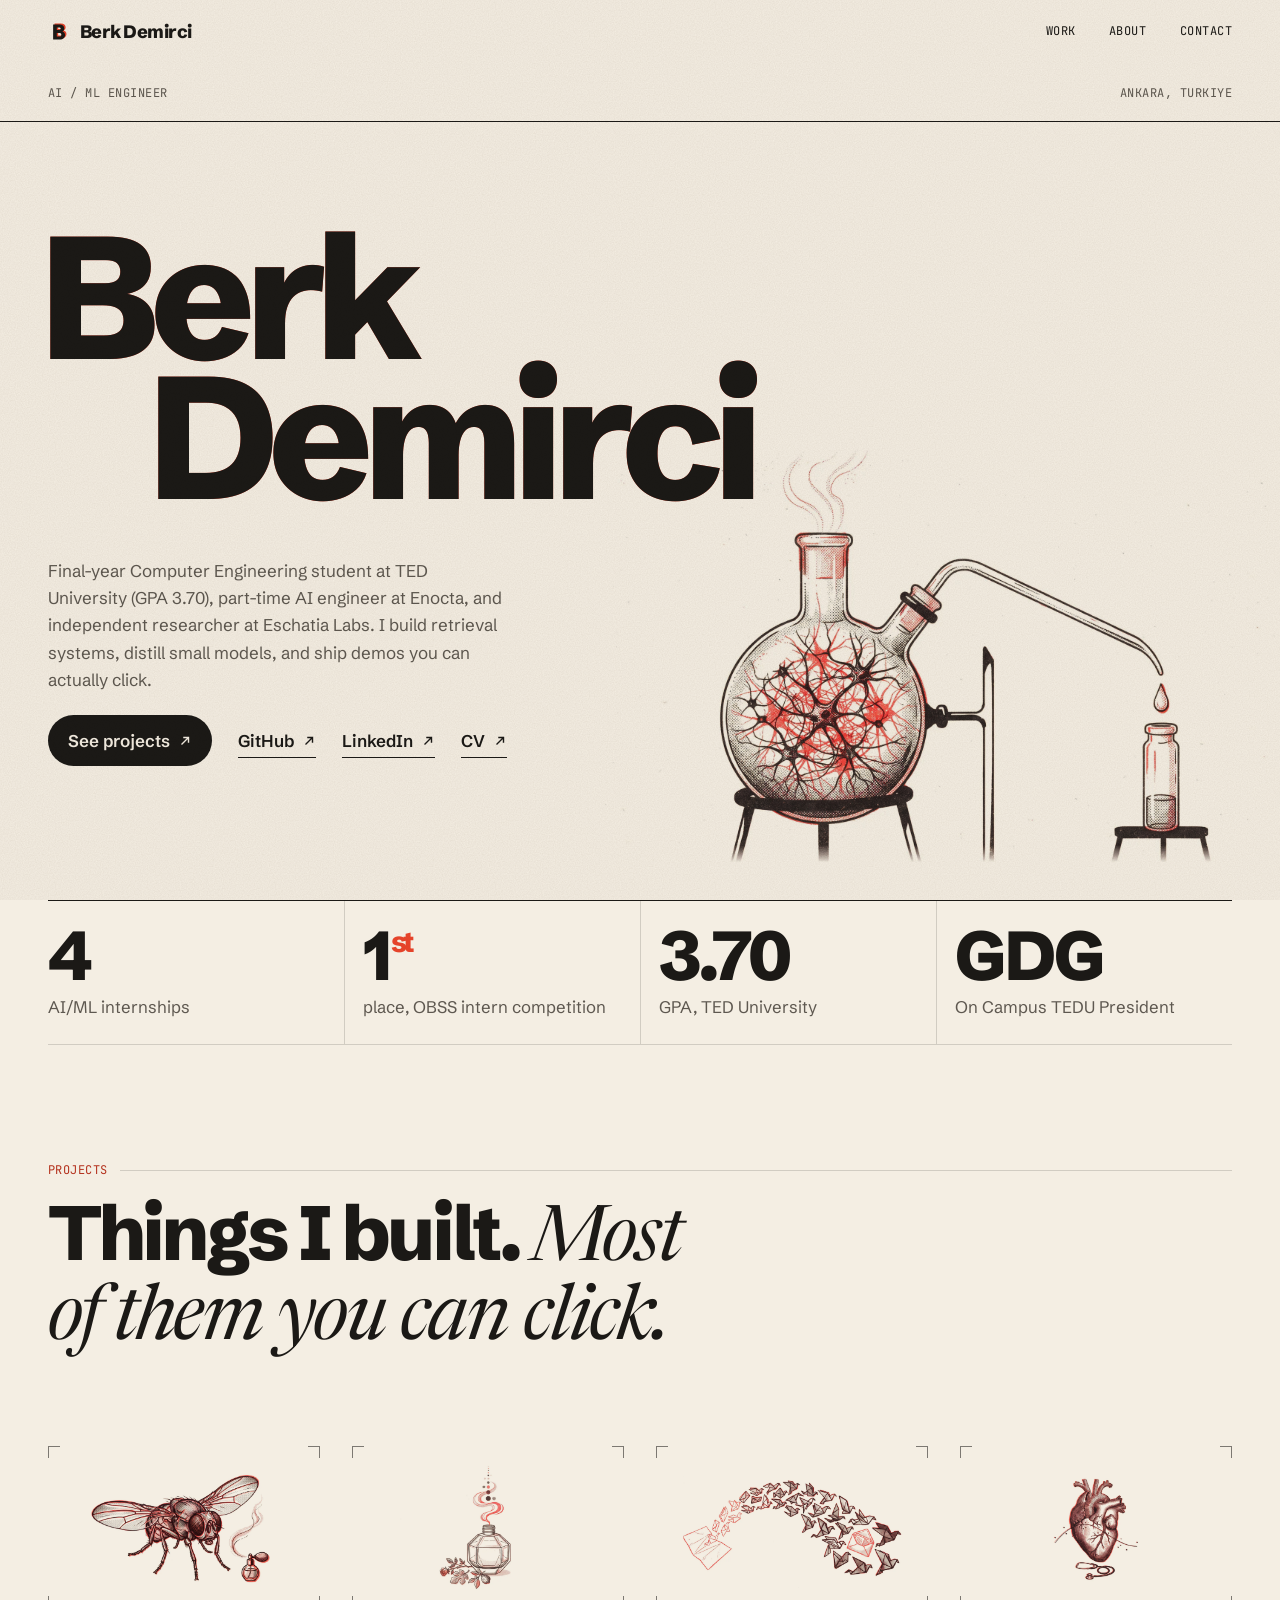
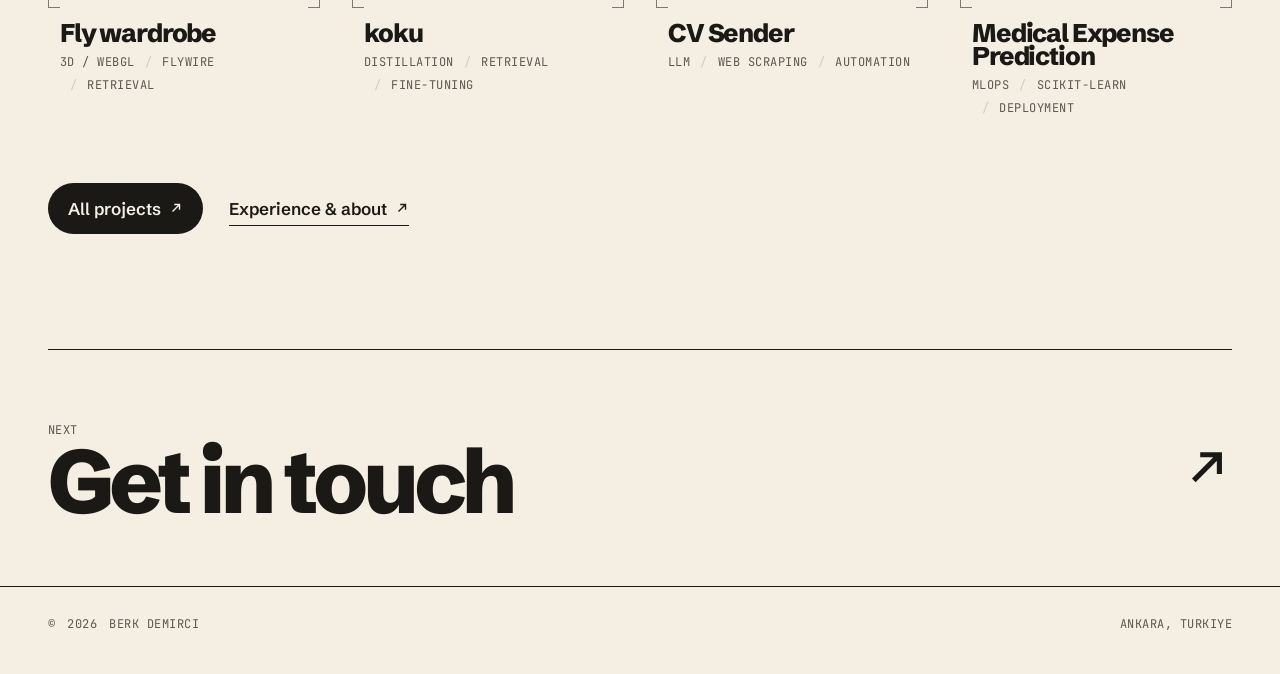
<file: index.html>
<!DOCTYPE html>
<html lang="en">
<head>
<meta charset="utf-8">
<meta name="viewport" content="width=device-width, initial-scale=1">
<title>Berk Demirci - AI/ML Engineer</title>
<meta name="description" content="Berk Demirci - AI/ML engineer in Ankara, Turkiye. Final-year Computer Engineering student at TED University working on RAG systems, fine-tuning, and AI agents.">
<meta name="color-scheme" content="light">
<meta name="theme-color" content="#F4EEE3">
<link rel="icon" href="/favicon.svg" type="image/svg+xml">
<link rel="icon" href="/favicon.ico" sizes="32x32">
<link rel="apple-touch-icon" href="/apple-touch-icon.png">
<meta property="og:type" content="website">
<meta property="og:title" content="Berk Demirci - AI/ML Engineer">
<meta property="og:description" content="Final-year Computer Engineering student at TED University focused on Machine Learning, NLP, and AI agents / fine-tuning.">
<meta property="og:url" content="https://demirciberk.com">
<meta property="og:site_name" content="Berk Demirci">
<meta property="og:image" content="https://demirciberk.com/assets/print/og.jpg">
<meta name="twitter:card" content="summary_large_image">
<link rel="canonical" href="https://demirciberk.com">
<link rel="preload" href="assets/fonts/SchibstedGrotesk-normal-latin.woff2" as="font" type="font/woff2" crossorigin>
<link rel="preload" href="assets/fonts/Newsreader-italic-latin.woff2" as="font" type="font/woff2" crossorigin>
<script type="application/ld+json">
{
  "@context": "https://schema.org",
  "@type": "Person",
  "name": "Berk Demirci",
  "jobTitle": "AI/ML Engineer",
  "url": "https://demirciberk.com",
  "email": "mailto:demirciberk.db@gmail.com",
  "address": { "@type": "PostalAddress", "addressLocality": "Ankara", "addressCountry": "TR" },
  "affiliation": { "@type": "CollegeOrUniversity", "name": "TED University" },
  "worksFor": [
    { "@type": "Organization", "name": "Enocta" },
    { "@type": "Organization", "name": "Eschatia Labs", "url": "https://eschatialabs.com" }
  ],
  "sameAs": [ "https://github.com/demirciberk", "https://linkedin.com/in/berkdemirci1" ],
  "knowsAbout": [ "Machine Learning", "Natural Language Processing", "Retrieval Augmented Generation", "AI Agents", "Model Fine-tuning" ]
}
</script>
<script>document.documentElement.className += " js";</script>
<link rel="stylesheet" href="assets/fonts.css">
<link rel="stylesheet" href="assets/site.css">
</head>
<body>
<a class="skip" href="#main">Skip to content</a>

<svg width="0" height="0" style="position:absolute" aria-hidden="true">
  <symbol id="mark" viewBox="0 0 64 64"><path fill="#E5432A" fill-rule="evenodd" transform="translate(4 -3)" d="M14.9 10H33.8C41.9 10 47.3 14.4 47.3 21.5C47.3 25.9 45.1 29.1 41.7 30.5C46.6 31.9 49.7 35.7 49.7 41C49.7 48.8 43.6 54 34.9 54H14.9ZM25.6 18.6V26.4H32.4C35.1 26.4 36.8 24.9 36.8 22.5C36.8 20 35.1 18.6 32.4 18.6ZM25.6 34.7V45.4H33.6C36.6 45.4 38.8 44 38.8 40.1C38.8 36.1 36.6 34.7 33.6 34.7Z"/><path fill="#1B1916" fill-rule="evenodd" d="M14.9 10H33.8C41.9 10 47.3 14.4 47.3 21.5C47.3 25.9 45.1 29.1 41.7 30.5C46.6 31.9 49.7 35.7 49.7 41C49.7 48.8 43.6 54 34.9 54H14.9ZM25.6 18.6V26.4H32.4C35.1 26.4 36.8 24.9 36.8 22.5C36.8 20 35.1 18.6 32.4 18.6ZM25.6 34.7V45.4H33.6C36.6 45.4 38.8 44 38.8 40.1C38.8 36.1 36.6 34.7 33.6 34.7Z"/></symbol>
  <symbol id="out" viewBox="0 0 16 16"><path fill="none" stroke="currentColor" stroke-width="1.6" d="M4 12 12 4M6 4h6v6"/></symbol>
  <symbol id="down" viewBox="0 0 16 16"><path fill="none" stroke="currentColor" stroke-width="1.6" d="M8 2v11M4 9l4 4 4-4"/></symbol>
</svg>

<header id="top">
  <div class="wrap nav">
    <a class="wordmark" href="index.html"><svg class="regmark" aria-hidden="true"><use href="#mark"/></svg>Berk Demirci</a>
    <nav aria-label="Primary">
      <ul class="mono">
        <li><a href="work.html">Work</a></li>
        <li><a href="about.html">About</a></li>
        <li><a href="contact.html">Contact</a></li>
      </ul>
    </nav>
  </div>
</header>

<main id="main">

  <section id="hero" class="hero">
    <div class="wrap hero-top mono">
      <span>AI / ML Engineer</span>
      <span class="opt">Ankara, Turkiye</span>
    </div>
    <div class="wrap hero-stage">
      <h1><span class="l1">Berk</span><span class="l2">Demirci</span></h1>
      <figure class="hero-art" aria-hidden="true">
        <div class="print">
          <img class="k" src="assets/print/hero-k.webp" width="2000" height="1116" alt="" fetchpriority="high">
          <img class="r" src="assets/print/hero-r.webp" width="2000" height="1116" alt="">
        </div>
      </figure>
      <div class="hero-foot">
        <div>
          <p class="lede">Final-year Computer Engineering student at TED University (GPA 3.70), part-time AI engineer at Enocta, and independent researcher at Eschatia Labs. I build retrieval systems, distill small models, and ship demos you can actually click.</p>
          <div class="links">
            <a class="arrow-link arrow-link--solid" href="work.html">See projects <svg width="14" height="14" aria-hidden="true"><use href="#out"/></svg></a>
            <a class="arrow-link" href="https://github.com/demirciberk" target="_blank" rel="noopener">GitHub <svg width="14" height="14" aria-hidden="true"><use href="#out"/></svg></a>
            <a class="arrow-link" href="https://linkedin.com/in/berkdemirci1" target="_blank" rel="noopener">LinkedIn <svg width="14" height="14" aria-hidden="true"><use href="#out"/></svg></a>
            <a class="arrow-link" href="assets/cv/Berk_Demirci_Resume_EN.pdf" target="_blank" rel="noopener" hreflang="en">CV <svg width="14" height="14" aria-hidden="true"><use href="#out"/></svg></a>
          </div>
        </div>
      </div>
    </div>
  </section>

  <section class="wrap" aria-label="Highlights">
    <ul class="facts" data-stagger>
      <li data-reveal><b>4</b><span>AI/ML internships</span></li>
      <li data-reveal><b>1<sup>st</sup></b><span>place, OBSS intern competition</span></li>
      <li data-reveal><b>3.70</b><span>GPA, TED University</span></li>
      <li data-reveal><b>GDG</b><span>On Campus TEDU President</span></li>
    </ul>
  </section>

  <section class="sect">
    <div class="wrap">
      <div class="head" data-reveal>
        <p class="mono">Projects</p>
        <h2>Things I built. <span class="it">Most of them you can click.</span></h2>
      </div>
      <ul class="sel" data-stagger>
        <li data-reveal>
          <figure class="art">
            <a href="work.html#fly" tabindex="-1" aria-hidden="true">
              <div class="print"><img class="k" src="assets/print/fly-k.webp" width="1600" height="893" alt="" loading="lazy"><img class="r" src="assets/print/fly-r.webp" width="1600" height="893" alt="" loading="lazy"></div>
            </a>
          </figure>
          <h3><a href="work.html#fly">Fly wardrobe</a></h3>
          <ul class="tags mono"><li>3D / WebGL</li><li>FlyWire</li><li>Retrieval</li></ul>
        </li>
        <li data-reveal>
          <figure class="art">
            <a href="work.html#koku" tabindex="-1" aria-hidden="true">
              <div class="print"><img class="k" src="assets/print/koku-k.webp" width="1600" height="893" alt="" loading="lazy"><img class="r" src="assets/print/koku-r.webp" width="1600" height="893" alt="" loading="lazy"></div>
            </a>
          </figure>
          <h3><a href="work.html#koku">koku</a></h3>
          <ul class="tags mono"><li>Distillation</li><li>Retrieval</li><li>Fine-tuning</li></ul>
        </li>
        <li data-reveal>
          <figure class="art">
            <a href="work.html#cv-sender" tabindex="-1" aria-hidden="true">
              <div class="print"><img class="k" src="assets/print/cv-k.webp" width="1600" height="893" alt="" loading="lazy"><img class="r" src="assets/print/cv-r.webp" width="1600" height="893" alt="" loading="lazy"></div>
            </a>
          </figure>
          <h3><a href="work.html#cv-sender">CV Sender</a></h3>
          <ul class="tags mono"><li>LLM</li><li>Web Scraping</li><li>Automation</li></ul>
        </li>
        <li data-reveal>
          <figure class="art">
            <a href="work.html#medical" tabindex="-1" aria-hidden="true">
              <div class="print"><img class="k" src="assets/print/medical-k.webp" width="1600" height="893" alt="" loading="lazy"><img class="r" src="assets/print/medical-r.webp" width="1600" height="893" alt="" loading="lazy"></div>
            </a>
          </figure>
          <h3><a href="work.html#medical">Medical Expense Prediction</a></h3>
          <ul class="tags mono"><li>MLOps</li><li>scikit-learn</li><li>Deployment</li></ul>
        </li>
      </ul>
      <div class="links sect-tail">
        <a class="arrow-link arrow-link--solid" href="work.html">All projects <svg width="14" height="14" aria-hidden="true"><use href="#out"/></svg></a>
        <a class="arrow-link" href="about.html">Experience &amp; about <svg width="14" height="14" aria-hidden="true"><use href="#out"/></svg></a>
      </div>
    </div>
  </section>

  <section class="wrap next">
    <a href="contact.html"><span><span class="mono">Next</span><b>Get in touch</b></span><svg viewBox="0 0 16 16" aria-hidden="true"><use href="#out"/></svg></a>
  </section>

</main>

<footer>
  <div class="wrap foot mono">
    <p>&copy; <span id="year">2026</span> Berk Demirci</p>
        <p>Ankara, Turkiye</p>
  </div>
</footer>

<script src="assets/site.js"></script>
</body>
</html>
</file>
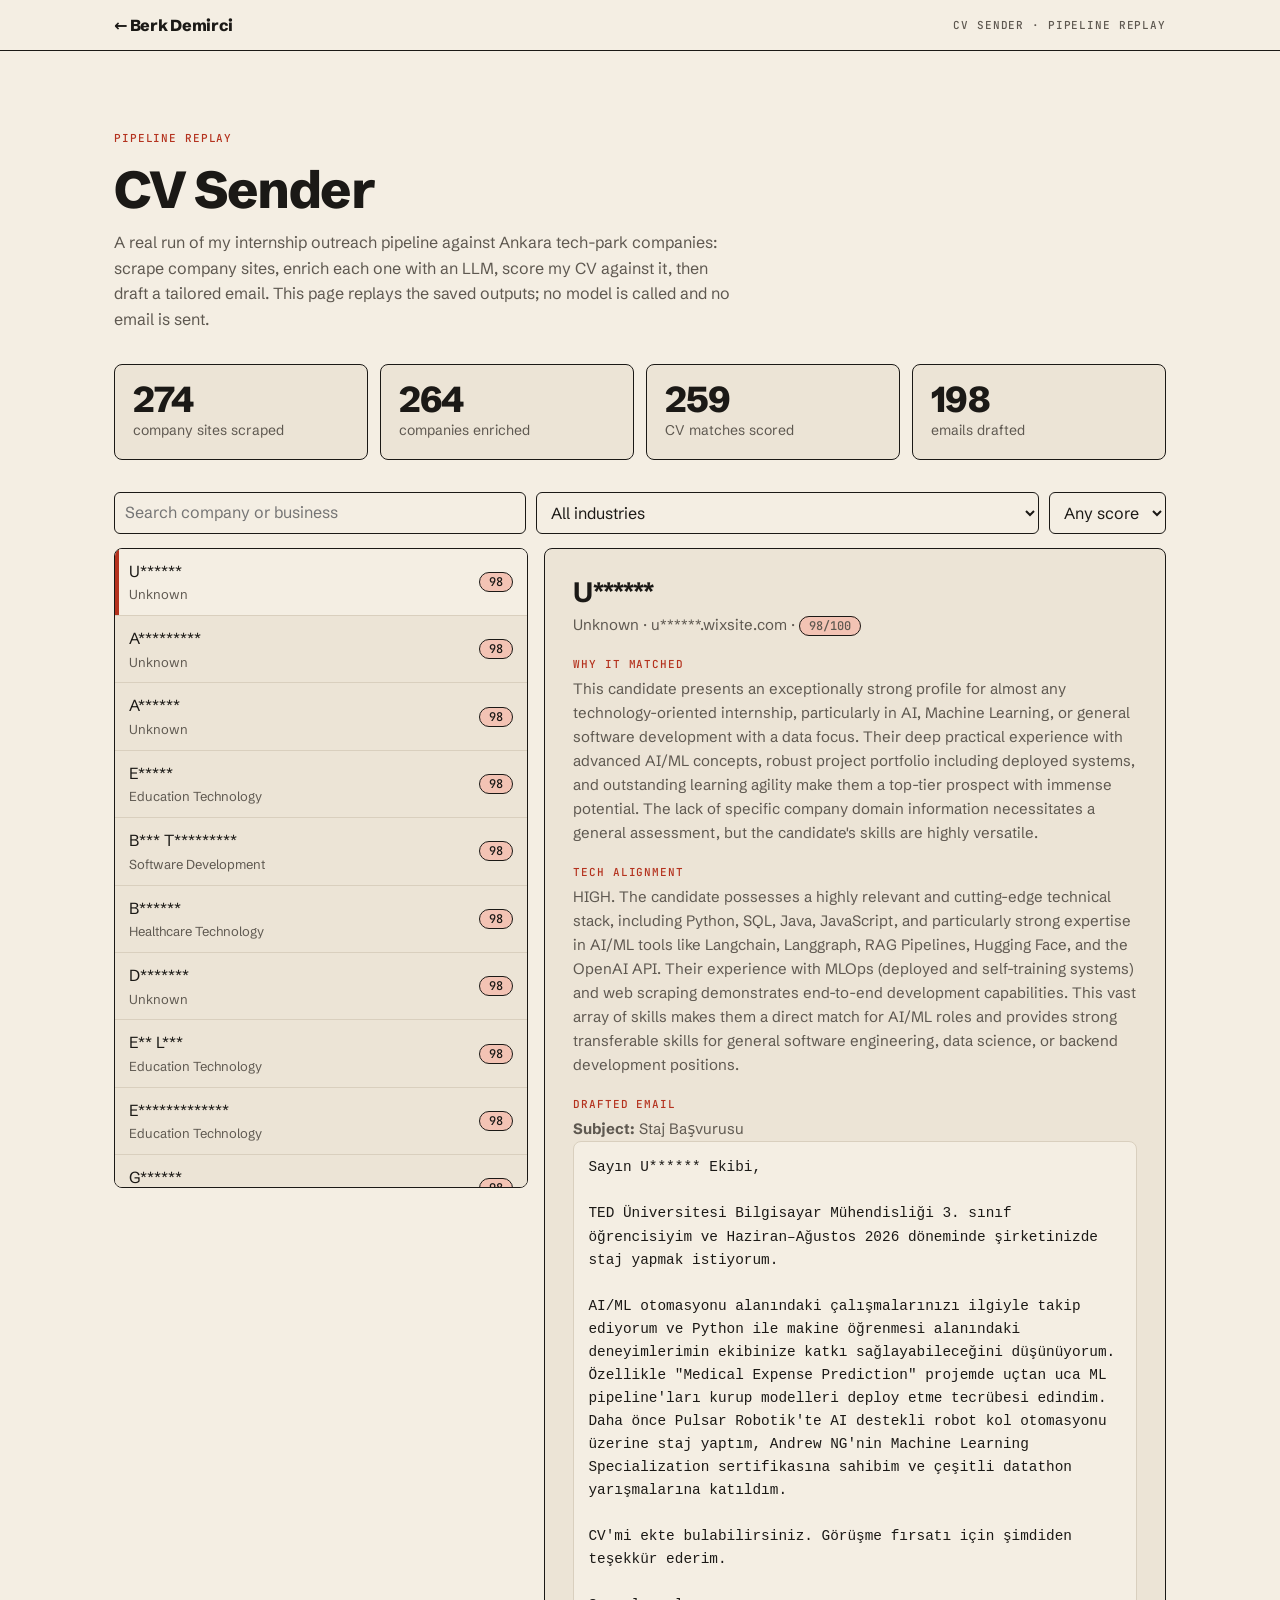
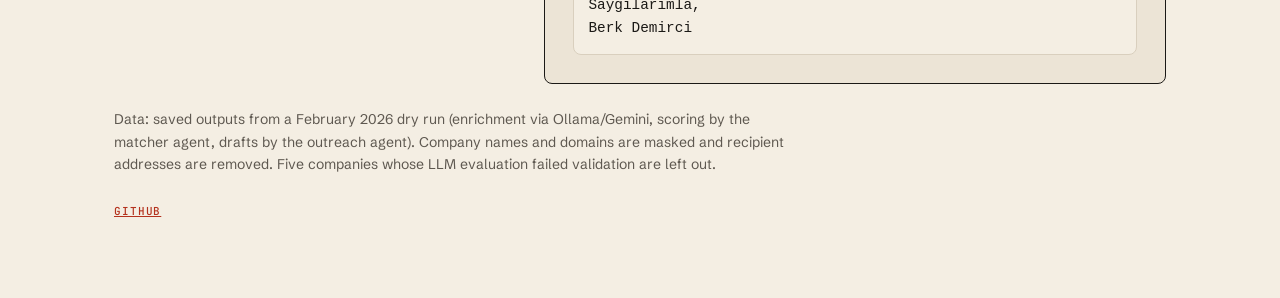
<file: demo/cv-sender/index.html>
<!DOCTYPE html>
<html lang="en">
<head>
<meta charset="utf-8">
<meta name="viewport" content="width=device-width, initial-scale=1">
<title>CV Sender - Pipeline replay - Berk Demirci</title>
<meta name="description" content="Replay of a real CV Sender run: scraped tech-park companies, LLM enrichment, CV-to-company match scores, and drafted outreach emails.">
<meta name="theme-color" content="#F4EEE3">
<link rel="icon" href="/favicon.svg" type="image/svg+xml">
<link rel="icon" href="/favicon.ico" sizes="32x32">
<link rel="apple-touch-icon" href="/apple-touch-icon.png">
<link rel="stylesheet" href="../../assets/fonts.css">
<style>
  :root {
    --bg: #F4EEE3; --surface: #ECE4D6; --line: #D9CFBE; --fg: #1B1916; --muted: #5E5850; --accent: #B4321E; --lime: #F3C3B4; --pink: #E5432A;
    --sans: "Schibsted Grotesk", ui-sans-serif, system-ui, sans-serif;
    --display: "Schibsted Grotesk", ui-sans-serif, system-ui, sans-serif;
    --mono: "JetBrains Mono", ui-monospace, Consolas, monospace;
  }
  * { box-sizing: border-box; }
  body { margin: 0; background: var(--bg); color: var(--fg); font: 1rem/1.6 var(--sans); }
  main { max-width: 1100px; margin: 0 auto; padding: clamp(40px, 7vw, 80px) 24px; }
  a { color: var(--accent); }
  :focus-visible { outline: 2px solid var(--accent); outline-offset: 2px; }
  /* back bar */
  .backbar { position: sticky; top: 0; z-index: 100; background: var(--bg); border-bottom: 1px solid #1B1916; }
  .backbar-in { max-width: 1100px; margin: 0 auto; padding: 0 24px; height: 50px; display: flex; align-items: center; justify-content: space-between; gap: 16px; }
  .backbar a { font: 800 1rem/1 var(--display); letter-spacing: -0.02em; color: #1B1916; text-decoration: none; padding: 6px 0; white-space: nowrap; }
  .backbar a:hover { color: #B4321E; }
  .backbar a:focus-visible { outline: 2px solid #B4321E; outline-offset: 4px; }
  .backbar span { font: 500 0.6875rem var(--mono); letter-spacing: 0.08em; text-transform: uppercase; color: #5E5850; text-align: right; min-width: 0; overflow: hidden; text-overflow: ellipsis; white-space: nowrap; }
  .label { font: 500 0.6875rem var(--mono); letter-spacing: 0.08em; text-transform: uppercase; color: var(--accent); margin: 0 0 18px; }
  h1 { font: 800 clamp(2.2rem, 6vw, 3.25rem)/1.02 var(--display); letter-spacing: -0.03em; margin: 0 0 14px; }
  h2 { font: 700 1.75rem/1.1 var(--display); letter-spacing: -0.03em; margin: 0 0 6px; }
  .lede { color: var(--muted); margin: 0 0 32px; max-width: 62ch; }
  .steps { display: grid; grid-template-columns: repeat(4, minmax(0, 1fr)); gap: 12px; list-style: none; padding: 0; margin: 0 0 32px; }
  .steps li { background: var(--surface); border: 1px solid var(--fg); border-radius: 8px; box-shadow: none; padding: 16px 18px; }
  .steps b { display: block; font: 800 2.25rem/1 var(--display); letter-spacing: -0.03em; }
  .steps span { font-size: 0.875rem; color: var(--muted); }
  .tools { display: flex; flex-wrap: wrap; gap: 10px; margin-bottom: 14px; }
  input, select { font: inherit; color: var(--fg); background: var(--bg); border: 1px solid var(--fg); border-radius: 6px; padding: 7px 10px; min-width: 0; max-width: 100%; }
  input { flex: 1 1 220px; }
  .grid { display: grid; grid-template-columns: minmax(0, 2fr) minmax(0, 3fr); gap: 16px; align-items: start; }
  #list { list-style: none; margin: 0; padding: 0; border: 1px solid var(--fg); border-radius: 8px; background: var(--surface); max-height: 640px; overflow: auto; }
  #list button { all: unset; box-sizing: border-box; display: flex; justify-content: space-between; gap: 12px; width: 100%; padding: 10px 14px; border-bottom: 1px solid var(--line); cursor: pointer; }
  #list button:hover { background: var(--bg); }
  #list button[aria-current="true"] { background: var(--bg); box-shadow: inset 4px 0 0 var(--accent); }
  #list button:focus-visible { outline: 2px solid var(--accent); outline-offset: -2px; }
  #list small { display: block; color: var(--muted); font-size: 0.8125rem; }
  .score { font: 500 0.75rem var(--mono); background: var(--lime); border: 1px solid var(--fg); border-radius: 999px; padding: 1px 9px; align-self: center; white-space: nowrap; }
  #detail { background: var(--surface); border: 1px solid var(--fg); border-radius: 8px; box-shadow: none; padding: clamp(18px, 3vw, 28px); position: sticky; top: 68px; }
  #detail h3 { font: 500 0.6875rem var(--mono); letter-spacing: 0.08em; text-transform: uppercase; color: var(--accent); margin: 20px 0 6px; }
  #detail p { margin: 0; color: var(--muted); font-size: 0.9375rem; }
  .mail { white-space: pre-wrap; font-size: 0.9rem; background: var(--bg); border: 1px solid var(--line); border-radius: 8px; padding: 14px; margin: 0; }
  .note { font-size: 0.875rem; color: var(--muted); margin: 24px 0 0; max-width: 75ch; }
  .links { display: flex; gap: 24px; margin-top: 28px; font: 500 0.6875rem var(--mono); letter-spacing: 0.08em; text-transform: uppercase; }
  @media (max-width: 800px) { .grid, .steps { grid-template-columns: 1fr 1fr; } .grid { grid-template-columns: 1fr; } #detail { position: static; } #list { max-height: 360px; } }
</style>
</head>
<body>
<div class="backbar"><div class="backbar-in"><a href="../../work.html">&larr; Berk Demirci</a><span>CV Sender &middot; pipeline replay</span></div></div>
<main>
  <p class="label">Pipeline replay</p>
  <h1>CV Sender</h1>
  <p class="lede">A real run of my internship outreach pipeline against Ankara tech-park companies: scrape company sites, enrich each one with an LLM, score my CV against it, then draft a tailored email. This page replays the saved outputs; no model is called and no email is sent.</p>

  <ol class="steps" id="steps" aria-label="Pipeline stages"></ol>

  <div class="tools">
    <input id="q" type="search" placeholder="Search company or business" aria-label="Search companies">
    <select id="ind" aria-label="Filter by industry"><option value="">All industries</option></select>
    <select id="min" aria-label="Minimum score">
      <option value="0">Any score</option><option value="90">90+</option><option value="95">95+</option>
    </select>
  </div>

  <div class="grid">
    <ul id="list" aria-label="Scored companies"></ul>
    <article id="detail" aria-live="polite"><p>Loading run data...</p></article>
  </div>

  <p class="note">Data: saved outputs from a February 2026 dry run (enrichment via Ollama/Gemini, scoring by the matcher agent, drafts by the outreach agent). Company names and domains are masked and recipient addresses are removed. Five companies whose LLM evaluation failed validation are left out.</p>

  <nav class="links">
    <a href="https://github.com/demirciberk" target="_blank" rel="noopener">GitHub</a>
  </nav>
</main>
<script>
const $ = (s) => document.querySelector(s);
const esc = (s) => String(s ?? "").replace(/[&<>"']/g, (c) => ({ "&": "&amp;", "<": "&lt;", ">": "&gt;", '"': "&quot;", "'": "&#39;" }[c]));
let rows = [], current = null;

function show(c) {
  current = c;
  document.querySelectorAll("#list button").forEach((b) => b.setAttribute("aria-current", +b.dataset.d === c.id));
  $("#detail").innerHTML = `
    <h2>${esc(c.company_name)}</h2>
    <p>${esc(c.industry)} · ${esc(c.domain)} · <span class="score">${c.score}/100</span></p>
    ${c.core_business ? `<h3>What they do (enrichment)</h3><p>${esc(c.core_business)}</p>` : ""}
    <h3>Why it matched</h3><p>${esc(c.reason)}</p>
    <h3>Tech alignment</h3><p>${esc(c.tech_alignment)}</p>
    <h3>Drafted email</h3>
    ${c.draft ? `<p><b>Subject:</b> ${esc(c.draft.subject)}</p><pre class="mail">${esc(c.draft.body)}</pre>` : "<p>No draft: no usable contact address was found for this company.</p>"}`;
}

function render() {
  const q = $("#q").value.trim().toLocaleLowerCase("tr"), ind = $("#ind").value, min = +$("#min").value;
  const hits = rows.filter((c) => c.score >= min && (!ind || c.industry === ind) &&
    (!q || `${c.company_name} ${c.core_business} ${c.domain}`.toLocaleLowerCase("tr").includes(q)));
  $("#list").innerHTML = hits.map((c) => `<li><button type="button" data-d="${c.id}">
    <span>${esc(c.company_name)}<small>${esc(c.industry)}</small></span><span class="score">${c.score}</span></button></li>`).join("")
    || '<li style="padding:14px">No companies match.</li>';
  if (hits.length && !hits.includes(current)) show(hits[0]);
}

$("#list").addEventListener("click", (e) => {
  const b = e.target.closest("button");
  if (b) show(rows.find((c) => c.id === +b.dataset.d));
});
["#q", "#ind", "#min"].forEach((s) => $(s).addEventListener("input", render));

fetch("data.json").then((r) => r.json()).then(({ stats, companies }) => {
  rows = companies;
  $("#steps").innerHTML = [
    [stats.urls, "company sites scraped"], [stats.enriched, "companies enriched"],
    [stats.scored, "CV matches scored"], [stats.drafts, "emails drafted"],
  ].map(([n, t]) => `<li><b>${n}</b><span>${t}</span></li>`).join("");
  [...new Set(rows.map((c) => c.industry))].sort().forEach((i) => $("#ind").add(new Option(i, i)));
  render();
}).catch(() => { $("#detail").innerHTML = "<p>Could not load run data.</p>"; });
</script>
</body>
</html>
</file>
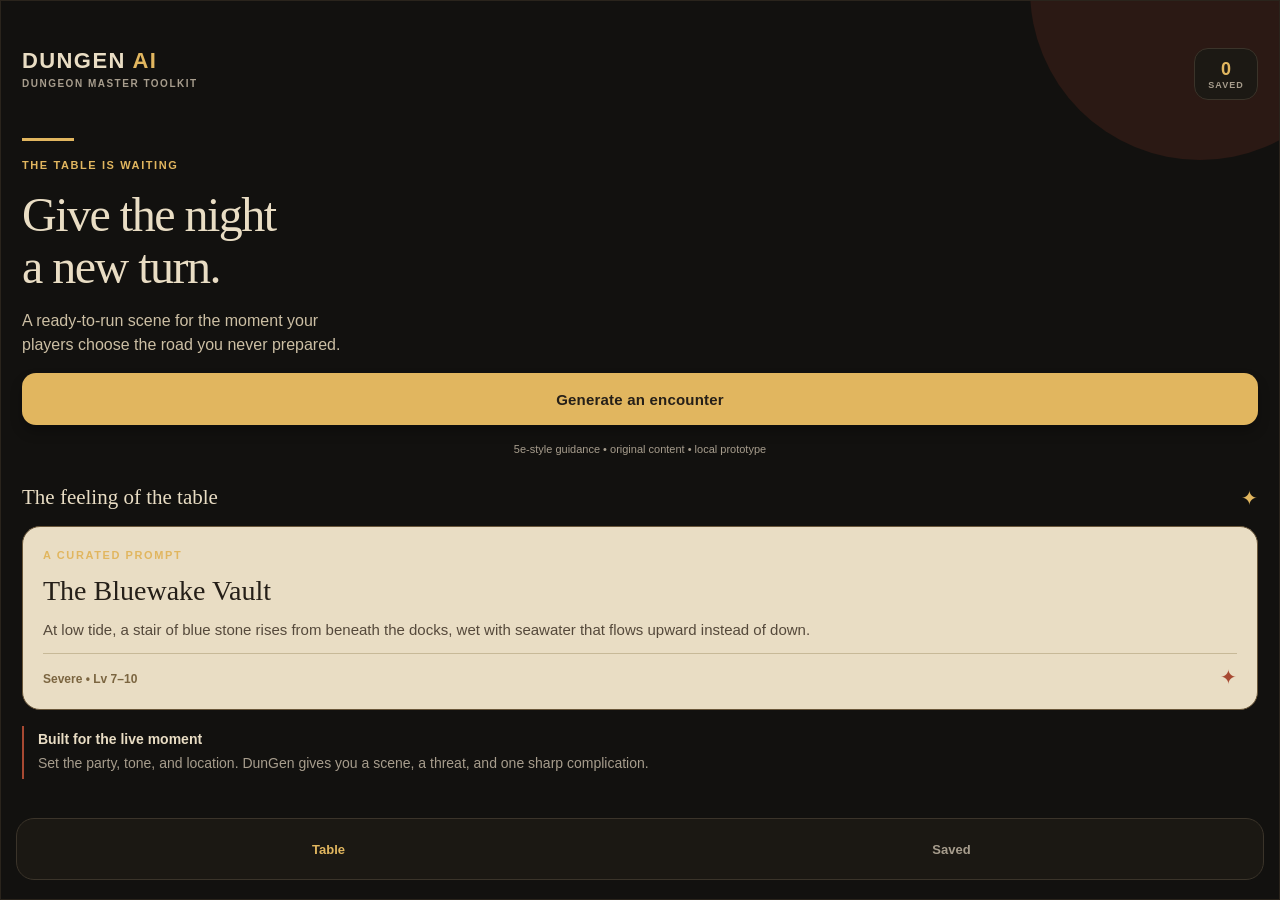
<file: demo/dungen/index.html>
<!DOCTYPE html>
<html lang="en">
  <head>
    <meta charset="utf-8" />
    <meta httpEquiv="X-UA-Compatible" content="IE=edge" />
    <meta name="viewport" content="width=device-width, initial-scale=1, shrink-to-fit=no" />
    <title>DunGen AI</title>
    <!-- The `react-native-web` recommended style reset: https://necolas.github.io/react-native-web/docs/setup/#root-element -->
    <style id="expo-reset">
      /* These styles make the body full-height */
      html,
      body {
        height: 100%;
      }
      /* These styles disable body scrolling if you are using <ScrollView> */
      body {
        overflow: hidden;
      }
      /* These styles make the root element full-height */
      #root {
        display: flex;
        height: 100%;
        flex: 1;
      }
    </style>
  <link rel="icon" href="/demo/dungen/favicon.ico"/></head>

  <body>
    <!-- Use static rendering with Expo Router to support running without JavaScript. -->
    <noscript>
      You need to enable JavaScript to run this app.
    </noscript>
    <!-- The root element for your Expo app. -->
    <div id="root"></div>
  <script src="/demo/dungen/_expo/static/js/web/index-aa00553fb5f90ce50e84202885bc5d6a.js" defer></script>
</body>
</html>
</file>
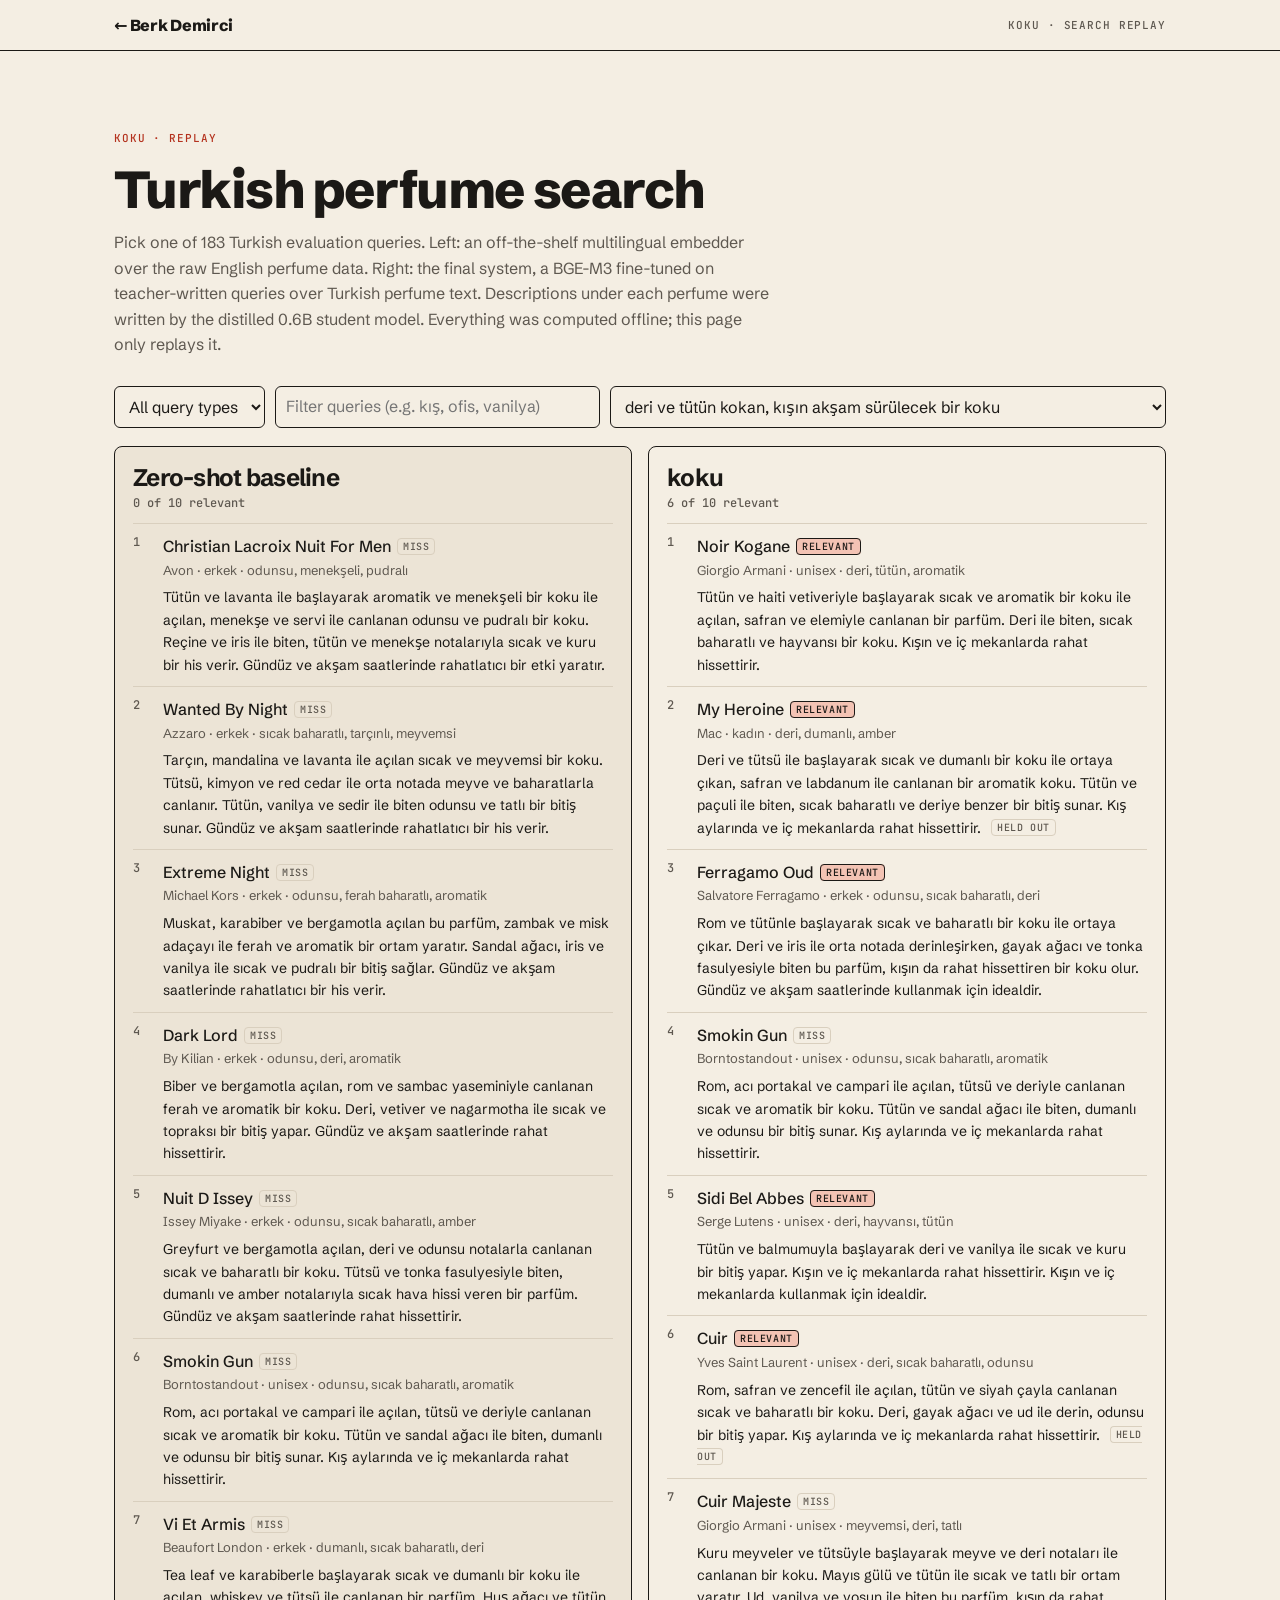
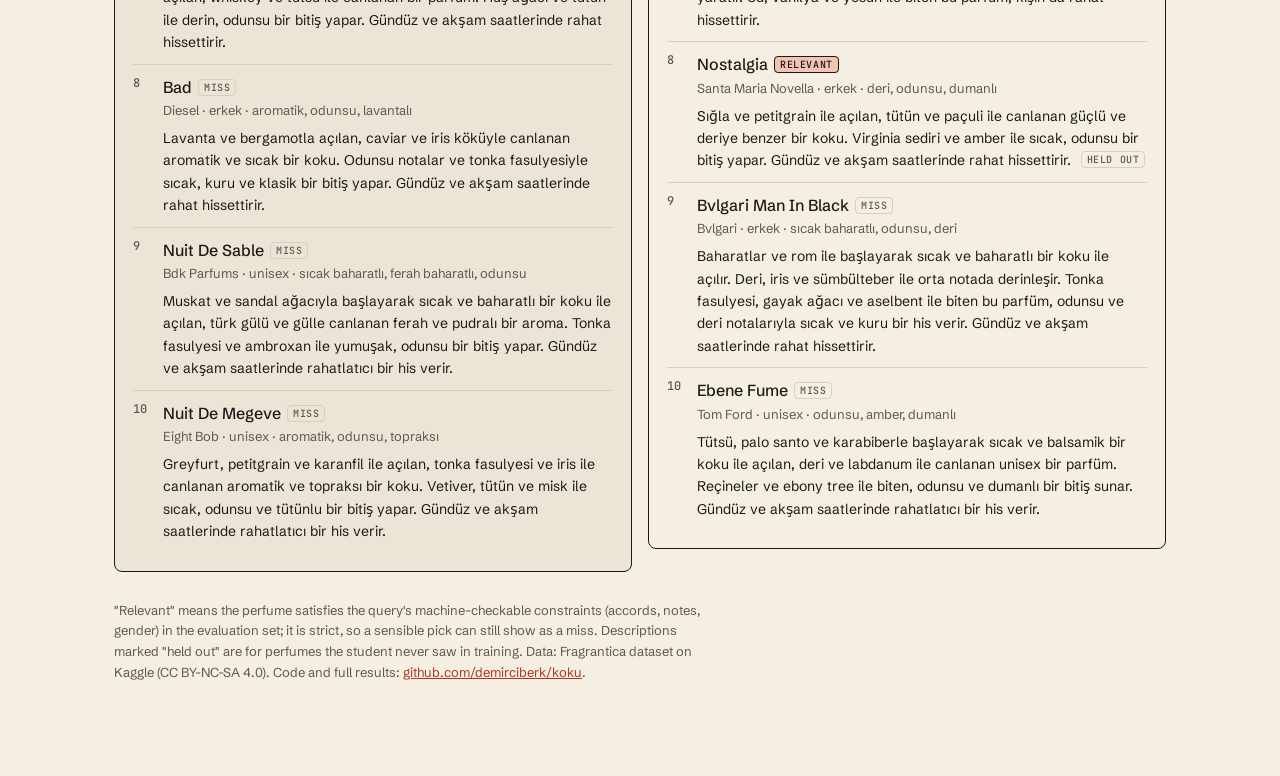
<file: demo/koku/index.html>
<!DOCTYPE html>
<html lang="en">
<head>
<meta charset="utf-8">
<meta name="viewport" content="width=device-width, initial-scale=1">
<title>koku - Turkish perfume search replay - Berk Demirci</title>
<meta name="description" content="Replay of koku: 183 Turkish perfume queries, zero-shot vs fine-tuned retrieval, with descriptions written by a distilled 0.6B model.">
<meta name="theme-color" content="#F4EEE3">
<link rel="icon" href="/favicon.svg" type="image/svg+xml">
<link rel="icon" href="/favicon.ico" sizes="32x32">
<link rel="apple-touch-icon" href="/apple-touch-icon.png">
<link rel="stylesheet" href="../../assets/fonts.css">
<style>
  :root {
    --bg: #F4EEE3; --surface: #ECE4D6; --line: #D9CFBE; --fg: #1B1916; --muted: #5E5850; --accent: #B4321E; --lime: #F3C3B4; --pink: #E5432A; --ok: #1F9D55;
    --sans: "Schibsted Grotesk", ui-sans-serif, system-ui, sans-serif;
    --display: "Schibsted Grotesk", ui-sans-serif, system-ui, sans-serif;
    --mono: "JetBrains Mono", ui-monospace, Consolas, monospace;
  }
  * { box-sizing: border-box; }
  body { margin: 0; background: var(--bg); color: var(--fg); font: 1rem/1.6 var(--sans); }
  main { max-width: 1100px; margin: 0 auto; padding: clamp(40px, 7vw, 80px) 24px; }
  a { color: var(--accent); }
  :focus-visible { outline: 2px solid var(--accent); outline-offset: 2px; }
  /* back bar */
  .backbar { position: sticky; top: 0; z-index: 100; background: var(--bg); border-bottom: 1px solid #1B1916; }
  .backbar-in { max-width: 1100px; margin: 0 auto; padding: 0 24px; height: 50px; display: flex; align-items: center; justify-content: space-between; gap: 16px; }
  .backbar a { font: 800 1rem/1 var(--display); letter-spacing: -0.02em; color: #1B1916; text-decoration: none; padding: 6px 0; white-space: nowrap; }
  .backbar a:hover { color: #B4321E; }
  .backbar a:focus-visible { outline: 2px solid #B4321E; outline-offset: 4px; }
  .backbar span { font: 500 0.6875rem var(--mono); letter-spacing: 0.08em; text-transform: uppercase; color: #5E5850; text-align: right; min-width: 0; overflow: hidden; text-overflow: ellipsis; white-space: nowrap; }
  .label { font: 500 0.6875rem var(--mono); letter-spacing: 0.08em; text-transform: uppercase; color: var(--accent); margin: 0 0 18px; }
  h1 { font: 800 clamp(2.2rem, 6vw, 3.25rem)/1.02 var(--display); letter-spacing: -0.03em; margin: 0 0 14px; }
  h2 { font: 700 1.5rem/1.1 var(--display); letter-spacing: -0.03em; margin: 0 0 4px; }
  .lede { color: var(--muted); margin: 0 0 28px; max-width: 66ch; }
  .tools { display: flex; flex-wrap: wrap; gap: 10px; margin-bottom: 18px; }
  input, select { font: inherit; color: var(--fg); background: var(--bg); border: 1px solid var(--fg); border-radius: 6px; padding: 7px 10px; min-width: 0; max-width: 100%; }
  #search { flex: 1 1 260px; }
  #q { flex: 3 1 360px; }
  .cols { display: grid; grid-template-columns: repeat(2, minmax(0, 1fr)); gap: 16px; align-items: start; }
  .col { background: var(--surface); border: 1px solid var(--fg); border-radius: 8px; padding: 18px; }
  .col.final { background: var(--bg); box-shadow: none; }
  .score { font: 500 0.75rem var(--mono); color: var(--muted); margin: 0 0 12px; }
  ol { margin: 0; padding: 0; list-style: none; counter-reset: r; }
  li { counter-increment: r; padding: 10px 0 10px 30px; border-top: 1px solid var(--line); position: relative; }
  li::before { content: counter(r); position: absolute; left: 0; top: 10px; font: 500 0.75rem var(--mono); color: var(--muted); }
  li b { font-weight: 500; }
  li small { display: block; color: var(--muted); font-size: 0.8125rem; }
  li p { margin: 6px 0 0; font-size: 0.875rem; }
  .tag { font: 500 0.625rem var(--mono); letter-spacing: 0.06em; text-transform: uppercase; border-radius: 4px; padding: 1px 5px; margin-left: 6px; vertical-align: 2px; }
  .hit { color: var(--fg); background: var(--lime); border: 1px solid var(--fg); }
  .miss { color: var(--muted); border: 1px solid var(--line); }
  .note { color: var(--muted); font-size: 0.8125rem; margin-top: 28px; max-width: 76ch; }
  @media (max-width: 760px) { .cols { grid-template-columns: 1fr; } .col.final { order: -1; } }
</style>
</head>
<body>
<div class="backbar"><div class="backbar-in"><a href="../../work.html">&larr; Berk Demirci</a><span>koku &middot; search replay</span></div></div>
<main>
  <p class="label">koku &middot; replay</p>
  <h1>Turkish perfume search</h1>
  <p class="lede">Pick one of 183 Turkish evaluation queries. Left: an off-the-shelf multilingual embedder over the raw English perfume data. Right: the final system, a BGE-M3 fine-tuned on teacher-written queries over Turkish perfume text. Descriptions under each perfume were written by the distilled 0.6B student model. Everything was computed offline; this page only replays it.</p>
  <div class="tools">
    <select id="type" aria-label="Query type">
      <option value="">All query types</option>
      <option value="note">Note</option>
      <option value="style">Style</option>
      <option value="occasion">Occasion</option>
    </select>
    <input id="search" type="search" placeholder="Filter queries (e.g. kış, ofis, vanilya)" aria-label="Filter queries">
    <select id="q" aria-label="Query" lang="tr"></select>
  </div>
  <div class="cols">
    <section class="col"><h2>Zero-shot baseline</h2><p class="score" id="s-baseline"></p><ol id="baseline" lang="tr"></ol></section>
    <section class="col final"><h2>koku</h2><p class="score" id="s-final"></p><ol id="final" lang="tr"></ol></section>
  </div>
  <p class="note">"Relevant" means the perfume satisfies the query's machine-checkable constraints (accords, notes, gender) in the evaluation set; it is strict, so a sensible pick can still show as a miss. Descriptions marked "held out" are for perfumes the student never saw in training. Data: Fragrantica dataset on Kaggle (CC BY-NC-SA 4.0). Code and full results: <a href="https://github.com/demirciberk/koku">github.com/demirciberk/koku</a>.</p>
</main>
<script>
const $ = (id) => document.getElementById(id);
const esc = (s) => String(s).replace(/[&<>"]/g, (c) => ({ "&": "&amp;", "<": "&lt;", ">": "&gt;", '"': "&quot;" }[c]));
let D;

function fill() {
  const t = $("type").value, s = $("search").value.toLocaleLowerCase("tr");
  const qs = D.queries.filter((q) => (!t || q.t === t) && (!s || q.q.toLocaleLowerCase("tr").includes(s)));
  const keep = $("q").value;
  $("q").innerHTML = qs.map((q) => `<option value="${q.id}">${esc(q.q)}</option>`).join("") || "<option value=''>No matching query</option>";
  if (qs.some((q) => q.id === keep)) $("q").value = keep;
  show();
}

function list(key, q) {
  const rows = q[key];
  const hits = rows.filter(([, r]) => r).length;
  $("s-" + key).textContent = `${hits} of 10 relevant`;
  $(key).innerHTML = rows.map(([id, rel]) => {
    const p = D.perfumes[id];
    const tag = rel ? '<span class="tag hit" lang="en">relevant</span>' : '<span class="tag miss" lang="en">miss</span>';
    const held = p.h ? ' <span class="tag miss" lang="en">held out</span>' : "";
    const desc = p.d ? `<p>${esc(p.d)}${held}</p>` : "";
    return `<li><b>${esc(p.n)}</b>${tag}<small>${esc(p.b)} &middot; ${esc(p.g)} &middot; ${esc(p.a.join(", "))}</small>${desc}</li>`;
  }).join("");
}

function show() {
  const q = D.queries.find((x) => x.id === $("q").value);
  if (!q) { $("baseline").innerHTML = $("final").innerHTML = ""; $("s-baseline").textContent = $("s-final").textContent = ""; return; }
  list("baseline", q);
  list("final", q);
}

fetch("data.json").then((r) => r.json()).then((d) => {
  D = d;
  $("type").addEventListener("change", fill);
  $("search").addEventListener("input", fill);
  $("q").addEventListener("change", show);
  fill();
});
</script>
</body>
</html>
</file>
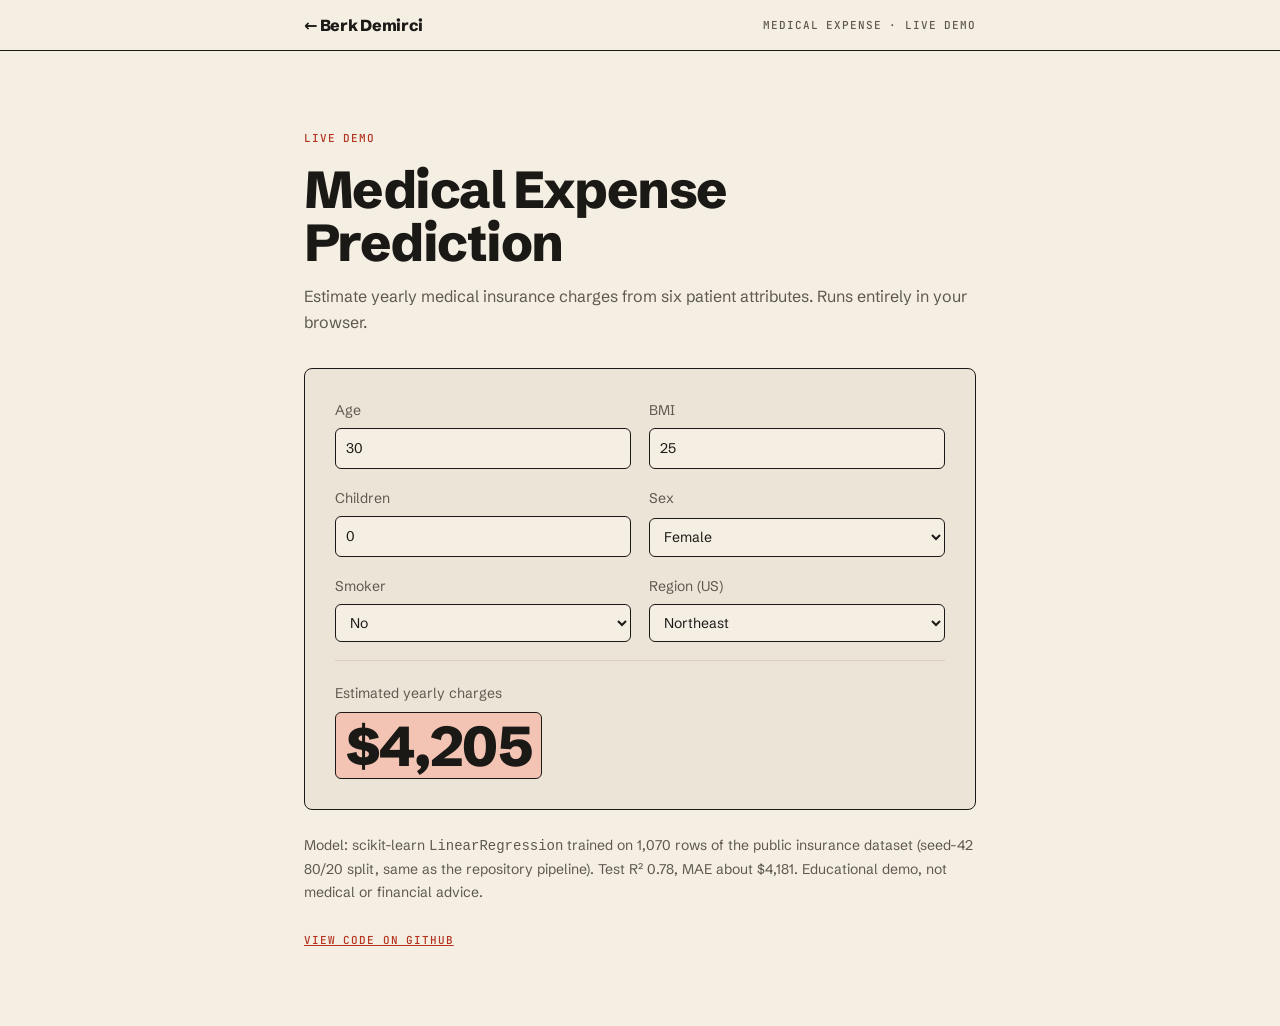
<file: demo/medical/index.html>
<!DOCTYPE html>
<html lang="en">
<head>
<meta charset="utf-8">
<meta name="viewport" content="width=device-width, initial-scale=1">
<title>Medical Expense Prediction - Live demo - Berk Demirci</title>
<meta name="description" content="Live demo: predict yearly medical insurance charges with a linear regression model trained on the insurance dataset.">
<meta name="theme-color" content="#F4EEE3">
<link rel="icon" href="/favicon.svg" type="image/svg+xml">
<link rel="icon" href="/favicon.ico" sizes="32x32">
<link rel="apple-touch-icon" href="/apple-touch-icon.png">
<link rel="stylesheet" href="../../assets/fonts.css">
<style>
  :root {
    --bg: #F4EEE3; --surface: #ECE4D6; --line: #D9CFBE; --fg: #1B1916; --muted: #5E5850; --accent: #B4321E; --lime: #F3C3B4; --pink: #E5432A;
    --sans: "Schibsted Grotesk", ui-sans-serif, system-ui, sans-serif;
    --display: "Schibsted Grotesk", ui-sans-serif, system-ui, sans-serif;
    --mono: "JetBrains Mono", ui-monospace, Consolas, monospace;
  }
  * { box-sizing: border-box; }
  body { margin: 0; background: var(--bg); color: var(--fg); font: 1rem/1.65 var(--sans); }
  main { max-width: 720px; margin: 0 auto; padding: clamp(40px, 7vw, 80px) 24px; }
  a { color: var(--accent); }
  :focus-visible { outline: 2px solid var(--accent); outline-offset: 2px; }
  /* back bar */
  .backbar { position: sticky; top: 0; z-index: 100; background: var(--bg); border-bottom: 1px solid #1B1916; }
  .backbar-in { max-width: 720px; margin: 0 auto; padding: 0 24px; height: 50px; display: flex; align-items: center; justify-content: space-between; gap: 16px; }
  .backbar a { font: 800 1rem/1 var(--display); letter-spacing: -0.02em; color: #1B1916; text-decoration: none; padding: 6px 0; white-space: nowrap; }
  .backbar a:hover { color: #B4321E; }
  .backbar a:focus-visible { outline: 2px solid #B4321E; outline-offset: 4px; }
  .backbar span { font: 500 0.6875rem var(--mono); letter-spacing: 0.08em; text-transform: uppercase; color: #5E5850; text-align: right; min-width: 0; overflow: hidden; text-overflow: ellipsis; white-space: nowrap; }
  .label { font: 500 0.6875rem var(--mono); letter-spacing: 0.08em; text-transform: uppercase; color: var(--accent); margin: 0 0 18px; }
  h1 { font: 800 clamp(2.2rem, 6vw, 3.25rem)/1.02 var(--display); letter-spacing: -0.03em; margin: 0 0 14px; }
  .lede { color: var(--muted); margin: 0 0 32px; }
  form { display: grid; grid-template-columns: repeat(2, minmax(0, 1fr)); gap: 18px; background: var(--surface); border: 1px solid var(--fg); border-radius: 8px; box-shadow: none; padding: clamp(20px, 4vw, 30px); }
  label { display: grid; gap: 6px; font-size: 0.875rem; color: var(--muted); }
  input, select { font: inherit; color: var(--fg); background: var(--bg); border: 1px solid var(--fg); border-radius: 6px; padding: 8px 10px; }
  output { grid-column: 1 / -1; border-top: 1px solid var(--line); padding-top: 18px; }
  output strong { display: block; width: fit-content; margin-top: 6px; padding: 2px 10px; background: var(--lime); border: 1px solid var(--fg); border-radius: 6px; font: 800 clamp(2.4rem, 7vw, 3.5rem)/1.1 var(--display); letter-spacing: -0.03em; }
  output span { font-size: 0.875rem; color: var(--muted); }
  .note { font-size: 0.875rem; color: var(--muted); margin: 24px 0 0; }
  .links { display: flex; gap: 24px; margin-top: 28px; font: 500 0.6875rem var(--mono); letter-spacing: 0.08em; text-transform: uppercase; }
  @media (max-width: 520px) { form { grid-template-columns: 1fr; } }
</style>
</head>
<body>
<div class="backbar"><div class="backbar-in"><a href="../../work.html">&larr; Berk Demirci</a><span>Medical expense &middot; live demo</span></div></div>
<main>
  <p class="label">Live demo</p>
  <h1>Medical Expense Prediction</h1>
  <p class="lede">Estimate yearly medical insurance charges from six patient attributes. Runs entirely in your browser.</p>

  <form id="f">
    <label>Age <input name="age" type="number" min="18" max="100" value="30" required></label>
    <label>BMI <input name="bmi" type="number" min="10" max="60" step="any" value="25" required></label>
    <label>Children <input name="children" type="number" min="0" max="10" value="0" required></label>
    <label>Sex
      <select name="sex"><option value="female">Female</option><option value="male">Male</option></select>
    </label>
    <label>Smoker
      <select name="smoker"><option value="no">No</option><option value="yes">Yes</option></select>
    </label>
    <label>Region (US)
      <select name="region">
        <option value="northeast">Northeast</option><option value="northwest">Northwest</option>
        <option value="southeast">Southeast</option><option value="southwest">Southwest</option>
      </select>
    </label>
    <output id="out" for="f" aria-live="polite"><span>Estimated yearly charges</span><strong>-</strong></output>
  </form>

  <p class="note">Model: scikit-learn <code>LinearRegression</code> trained on 1,070 rows of the public insurance dataset (seed-42 80/20 split, same as the repository pipeline). Test R² 0.78, MAE about $4,181. Educational demo, not medical or financial advice.</p>

  <nav class="links">
    <a href="https://github.com/demirciberk/medical_cost" target="_blank" rel="noopener">View code on GitHub</a>
  </nav>
</main>
<script>
// Coefficients exported from the fitted sklearn Pipeline (one-hot features, see repository training step).
const M = {
  intercept: -574.5357125101673,
  age: 256.9757058311944, bmi: 337.0925519487757, children: 425.2787835242757,
  sex: { female: 9.295845820509722, male: -9.29584582051356 },
  smoker: { no: -11825.564427880625, yes: 11825.564427880614 },
  region: { northeast: 459.58524424372865, northwest: 88.90791801592395, southeast: -198.2790523209104, southwest: -350.21410993874343 },
};
const predict = (x) => M.intercept + M.age * x.age + M.bmi * x.bmi + M.children * x.children
  + M.sex[x.sex] + M.smoker[x.smoker] + M.region[x.region];

const f = document.getElementById("f");
const out = document.querySelector("#out strong");
const usd = new Intl.NumberFormat("en-US", { style: "currency", currency: "USD", maximumFractionDigits: 0 });
function update() {
  if (!f.checkValidity()) { out.textContent = "-"; return; }
  const d = Object.fromEntries(new FormData(f));
  // Linear model can go negative at extreme inputs; charges cannot.
  out.textContent = usd.format(Math.max(0, predict({ ...d, age: +d.age, bmi: +d.bmi, children: +d.children })));
}
f.addEventListener("input", update);
update();
</script>
</body>
</html>
</file>
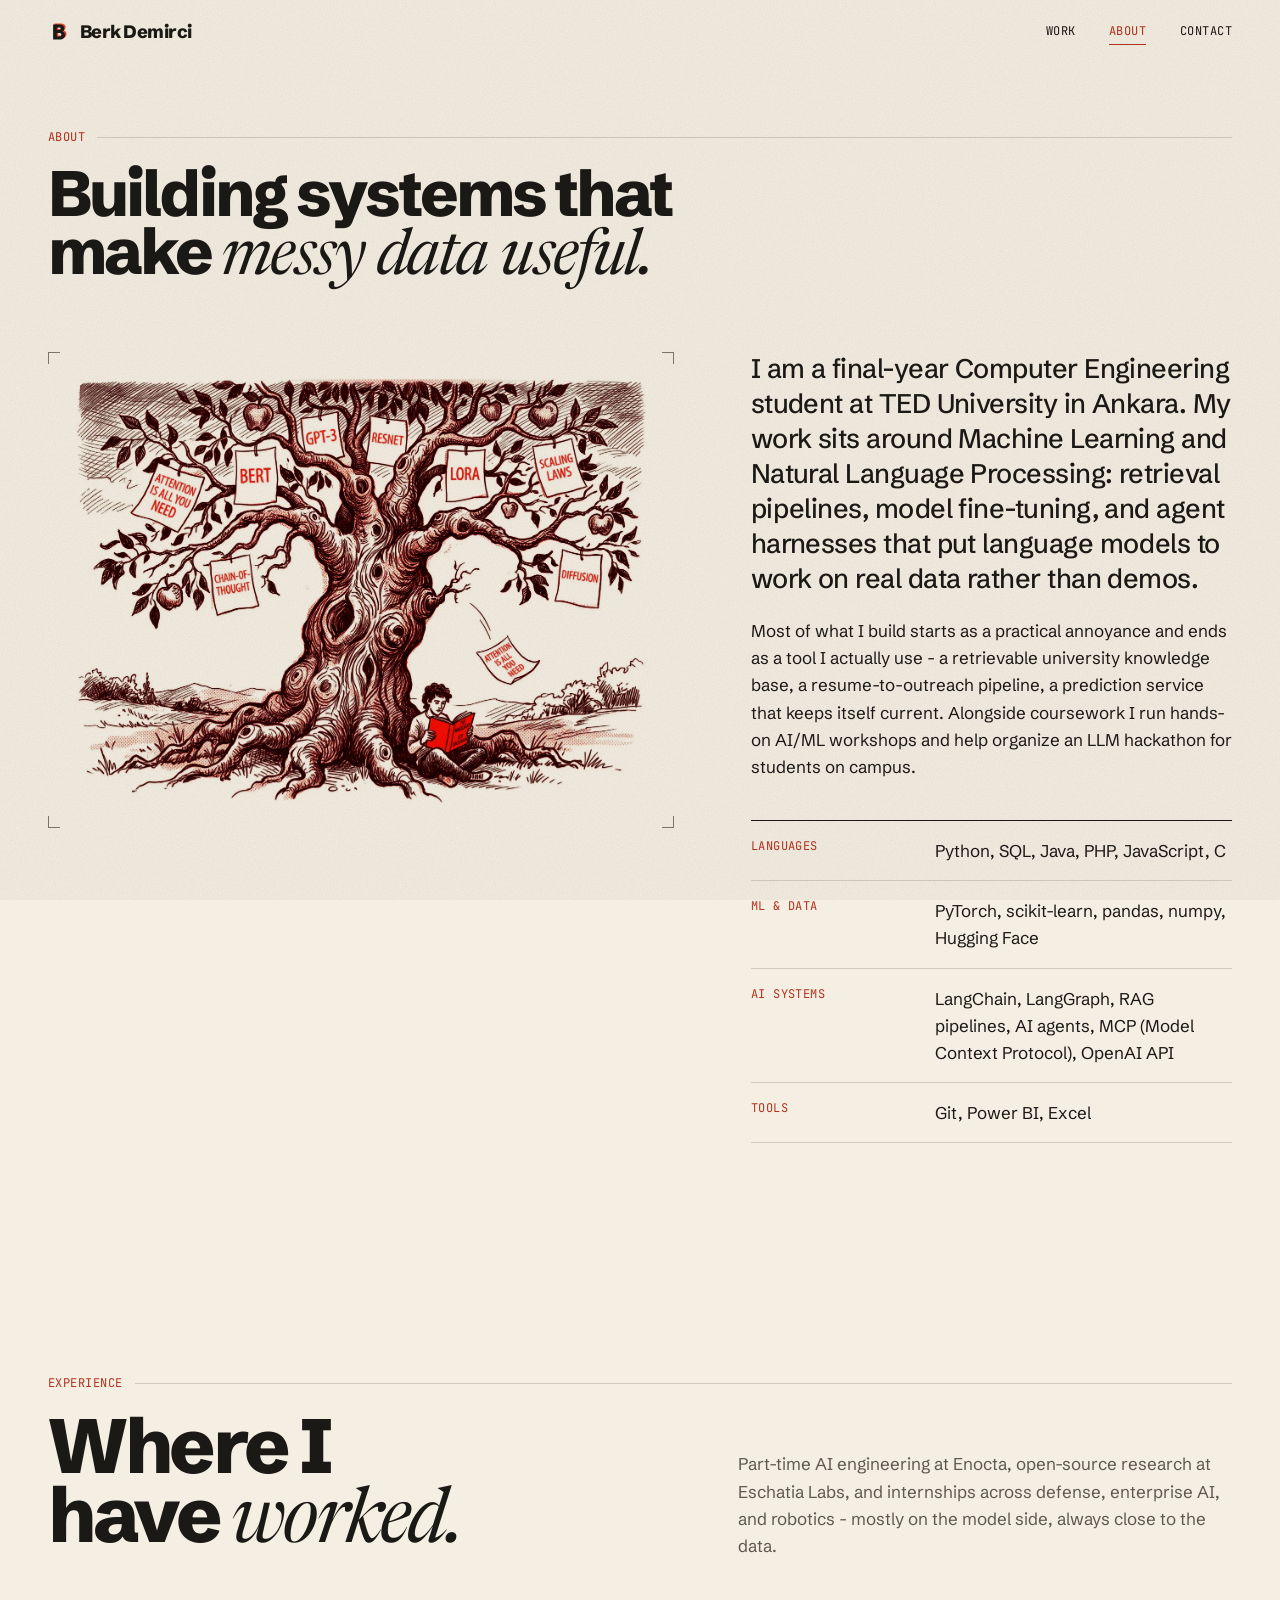
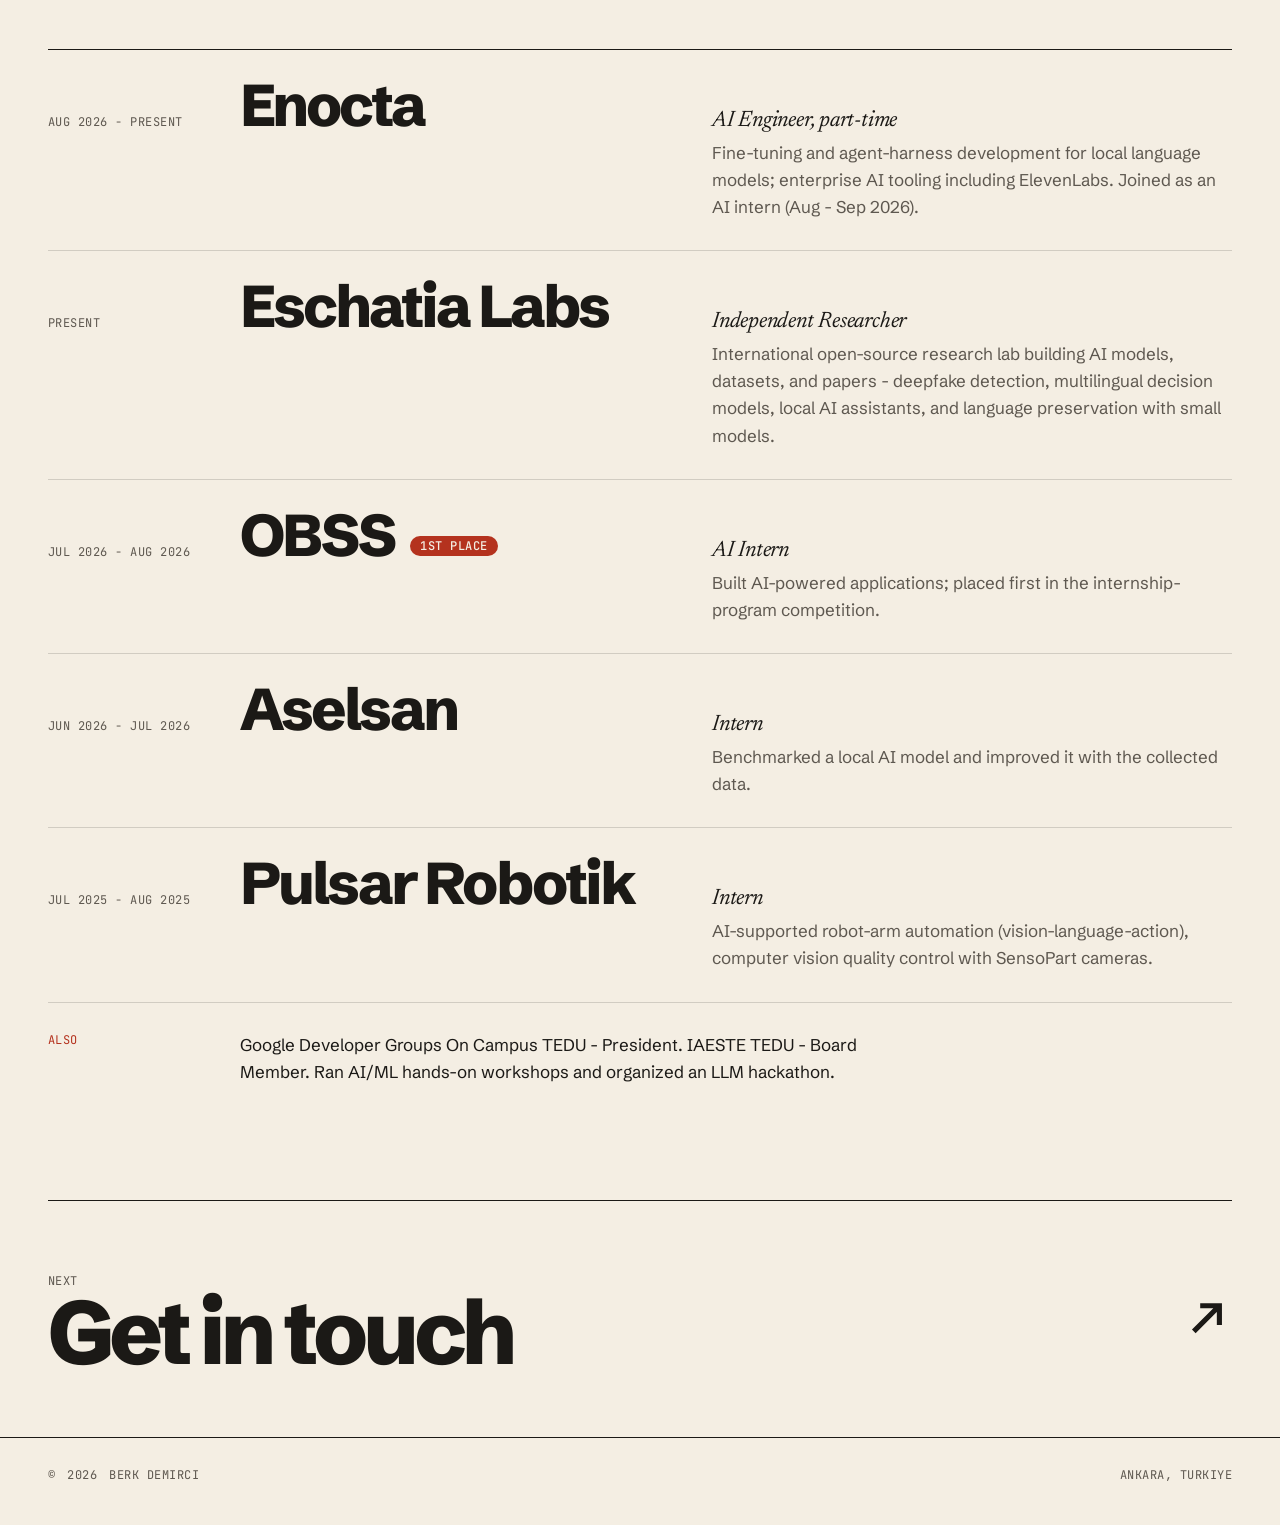
<file: about.html>
<!DOCTYPE html>
<html lang="en">
<head>
<meta charset="utf-8">
<meta name="viewport" content="width=device-width, initial-scale=1">
<title>About - Berk Demirci</title>
<meta name="description" content="About Berk Demirci: AI engineer at Enocta, researcher at Eschatia Labs, internships at OBSS, Aselsan and Pulsar Robotik.">
<meta name="color-scheme" content="light">
<meta name="theme-color" content="#F4EEE3">
<link rel="icon" href="/favicon.svg" type="image/svg+xml">
<link rel="icon" href="/favicon.ico" sizes="32x32">
<link rel="apple-touch-icon" href="/apple-touch-icon.png">
<meta property="og:type" content="website">
<meta property="og:title" content="About - Berk Demirci">
<meta property="og:description" content="Final-year Computer Engineering student at TED University focused on Machine Learning, NLP, and AI agents / fine-tuning.">
<meta property="og:url" content="https://demirciberk.com/about">
<meta property="og:site_name" content="Berk Demirci">
<meta property="og:image" content="https://demirciberk.com/assets/print/og.jpg">
<meta name="twitter:card" content="summary_large_image">
<link rel="canonical" href="https://demirciberk.com/about">
<link rel="preload" href="assets/fonts/SchibstedGrotesk-normal-latin.woff2" as="font" type="font/woff2" crossorigin>
<link rel="preload" href="assets/fonts/Newsreader-italic-latin.woff2" as="font" type="font/woff2" crossorigin>
<script>document.documentElement.className += " js";</script>
<link rel="stylesheet" href="assets/fonts.css">
<link rel="stylesheet" href="assets/site.css">
</head>
<body>
<a class="skip" href="#main">Skip to content</a>

<svg width="0" height="0" style="position:absolute" aria-hidden="true">
  <symbol id="mark" viewBox="0 0 64 64"><path fill="#E5432A" fill-rule="evenodd" transform="translate(4 -3)" d="M14.9 10H33.8C41.9 10 47.3 14.4 47.3 21.5C47.3 25.9 45.1 29.1 41.7 30.5C46.6 31.9 49.7 35.7 49.7 41C49.7 48.8 43.6 54 34.9 54H14.9ZM25.6 18.6V26.4H32.4C35.1 26.4 36.8 24.9 36.8 22.5C36.8 20 35.1 18.6 32.4 18.6ZM25.6 34.7V45.4H33.6C36.6 45.4 38.8 44 38.8 40.1C38.8 36.1 36.6 34.7 33.6 34.7Z"/><path fill="#1B1916" fill-rule="evenodd" d="M14.9 10H33.8C41.9 10 47.3 14.4 47.3 21.5C47.3 25.9 45.1 29.1 41.7 30.5C46.6 31.9 49.7 35.7 49.7 41C49.7 48.8 43.6 54 34.9 54H14.9ZM25.6 18.6V26.4H32.4C35.1 26.4 36.8 24.9 36.8 22.5C36.8 20 35.1 18.6 32.4 18.6ZM25.6 34.7V45.4H33.6C36.6 45.4 38.8 44 38.8 40.1C38.8 36.1 36.6 34.7 33.6 34.7Z"/></symbol>
  <symbol id="out" viewBox="0 0 16 16"><path fill="none" stroke="currentColor" stroke-width="1.6" d="M4 12 12 4M6 4h6v6"/></symbol>
  <symbol id="down" viewBox="0 0 16 16"><path fill="none" stroke="currentColor" stroke-width="1.6" d="M8 2v11M4 9l4 4 4-4"/></symbol>
</svg>

<header id="top">
  <div class="wrap nav">
    <a class="wordmark" href="index.html"><svg class="regmark" aria-hidden="true"><use href="#mark"/></svg>Berk Demirci</a>
    <nav aria-label="Primary">
      <ul class="mono">
        <li><a href="work.html">Work</a></li>
        <li><a href="about.html" aria-current="page">About</a></li>
        <li><a href="contact.html">Contact</a></li>
      </ul>
    </nav>
  </div>
</header>

<main id="main">

  <section id="about" class="sect page">
    <div class="wrap">
      <div class="head" data-reveal>
        <p class="mono">About</p>
        <h2>Building systems that make <span class="it">messy data useful.</span></h2>
      </div>
      <div class="about-grid">
        <figure class="art about-art">
          <a>
            <div class="print"><img class="k" src="assets/print/tree-k.webp" width="1400" height="1045" alt="Line drawing of a young man reading The Magicians by Lev Grossman under a tree whose fruit are AI papers such as Attention Is All You Need, BERT and GPT-3" loading="lazy"><img class="r" src="assets/print/tree-r.webp" width="1400" height="1045" alt="" loading="lazy"></div>
          </a>
        </figure>
        <div data-reveal>
          <div class="about-copy">
            <p>I am a final-year Computer Engineering student at TED University in Ankara. My work sits around Machine Learning and Natural Language Processing: retrieval pipelines, model fine-tuning, and agent harnesses that put language models to work on real data rather than demos.</p>
            <p>Most of what I build starts as a practical annoyance and ends as a tool I actually use - a retrievable university knowledge base, a resume-to-outreach pipeline, a prediction service that keeps itself current. Alongside coursework I run hands-on AI/ML workshops and help organize an LLM hackathon for students on campus.</p>
          </div>
          <dl class="skills">
            <div><dt class="mono">Languages</dt><dd>Python, SQL, Java, PHP, JavaScript, C</dd></div>
            <div><dt class="mono">ML &amp; Data</dt><dd>PyTorch, scikit-learn, pandas, numpy, Hugging Face</dd></div>
            <div><dt class="mono">AI Systems</dt><dd>LangChain, LangGraph, RAG pipelines, AI agents, MCP (Model Context Protocol), OpenAI API</dd></div>
            <div><dt class="mono">Tools</dt><dd>Git, Power BI, Excel</dd></div>
          </dl>
        </div>
      </div>
    </div>
  </section>

  <section id="experience" class="sect">
    <div class="wrap">
      <div class="head" data-reveal>
        <p class="mono">Experience</p>
        <h2>Where I have <span class="it">worked.</span></h2>
        <p>Part-time AI engineering at Enocta, open-source research at Eschatia Labs, and internships across defense, enterprise AI, and robotics - mostly on the model side, always close to the data.</p>
      </div>
      <ol class="jobs" data-stagger>
        <li class="job" data-reveal>
          <p class="date mono">Aug 2026 - Present</p>
          <h3>Enocta</h3>
          <div>
            <p class="role it">AI Engineer, part-time</p>
            <p class="job-desc">Fine-tuning and agent-harness development for local language models; enterprise AI tooling including ElevenLabs. Joined as an AI intern (Aug - Sep 2026).</p>
          </div>
        </li>
        <li class="job" data-reveal>
          <p class="date mono">Present</p>
          <h3><a href="https://eschatialabs.com" target="_blank" rel="noopener">Eschatia Labs</a></h3>
          <div>
            <p class="role it">Independent Researcher</p>
            <p class="job-desc">International open-source research lab building AI models, datasets, and papers - deepfake detection, multilingual decision models, local AI assistants, and language preservation with small models.</p>
          </div>
        </li>
        <li class="job" data-reveal>
          <p class="date mono">Jul 2026 - Aug 2026</p>
          <h3>OBSS <span class="stamp">1st place</span></h3>
          <div>
            <p class="role it">AI Intern</p>
            <p class="job-desc">Built AI-powered applications; placed first in the internship-program competition.</p>
          </div>
        </li>
        <li class="job" data-reveal>
          <p class="date mono">Jun 2026 - Jul 2026</p>
          <h3>Aselsan</h3>
          <div>
            <p class="role it">Intern</p>
            <p class="job-desc">Benchmarked a local AI model and improved it with the collected data.</p>
          </div>
        </li>
        <li class="job" data-reveal>
          <p class="date mono">Jul 2025 - Aug 2025</p>
          <h3>Pulsar Robotik</h3>
          <div>
            <p class="role it">Intern</p>
            <p class="job-desc">AI-supported robot-arm automation (vision-language-action), computer vision quality control with SensoPart cameras.</p>
          </div>
        </li>
      </ol>
      <div class="also" data-reveal>
        <span class="mono">Also</span>
        <p>Google Developer Groups On Campus TEDU - President. IAESTE TEDU - Board Member. Ran AI/ML hands-on workshops and organized an LLM hackathon.</p>
      </div>
    </div>
  </section>

  <section class="wrap next">
    <a href="contact.html"><span><span class="mono">Next</span><b>Get in touch</b></span><svg viewBox="0 0 16 16" aria-hidden="true"><use href="#out"/></svg></a>
  </section>

</main>

<footer>
  <div class="wrap foot mono">
    <p>&copy; <span id="year">2026</span> Berk Demirci</p>
        <p>Ankara, Turkiye</p>
  </div>
</footer>

<script src="assets/site.js"></script>
</body>
</html>
</file>
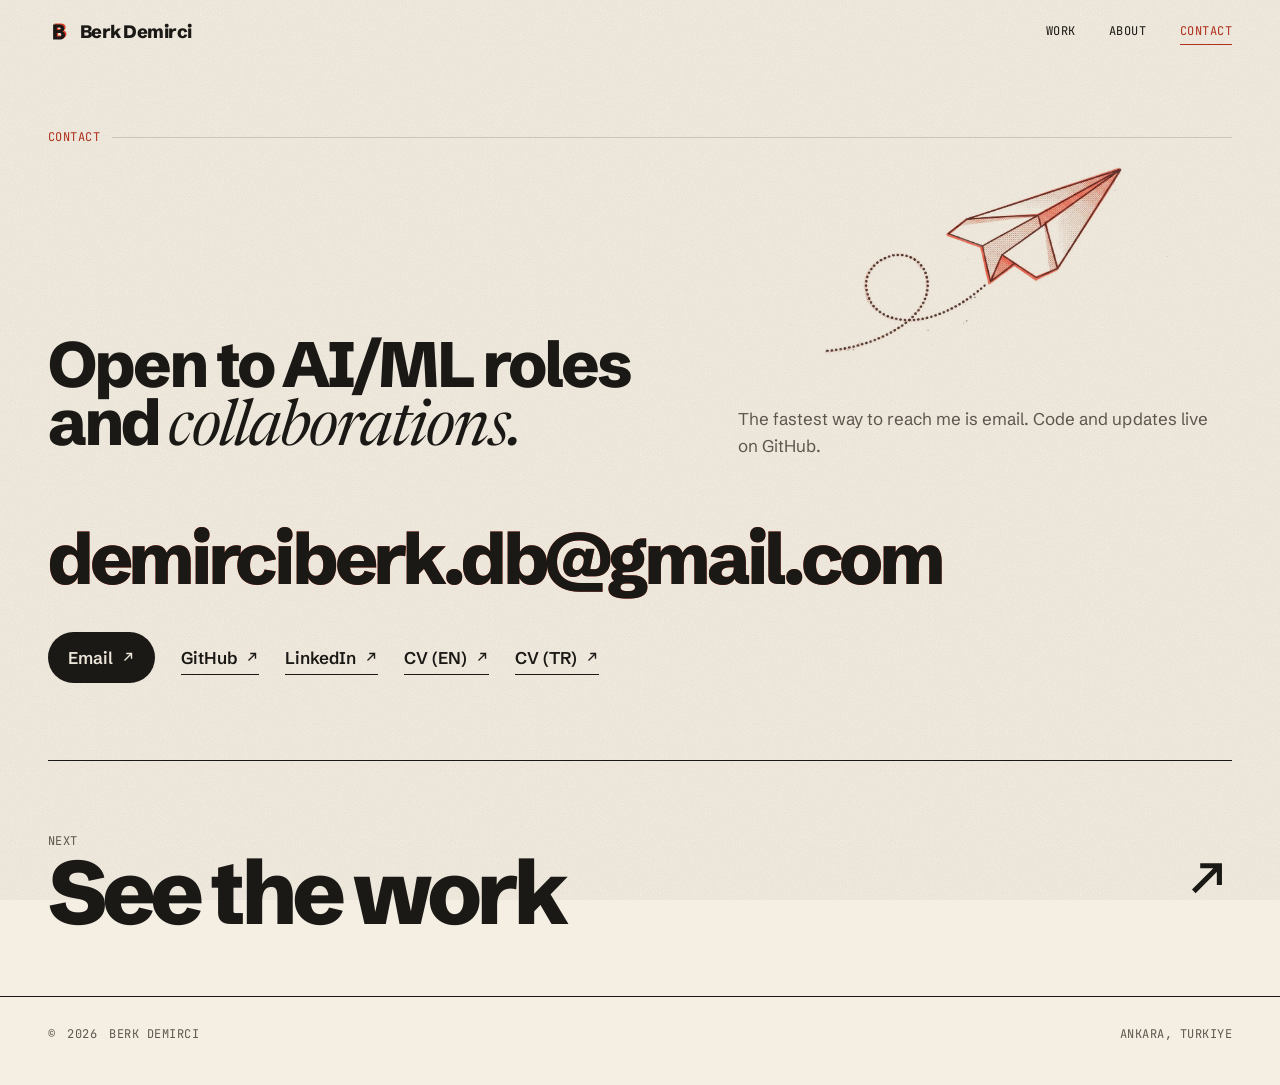
<file: contact.html>
<!DOCTYPE html>
<html lang="en">
<head>
<meta charset="utf-8">
<meta name="viewport" content="width=device-width, initial-scale=1">
<title>Contact - Berk Demirci</title>
<meta name="description" content="Contact Berk Demirci: open to AI/ML roles and collaborations. Email demirciberk.db@gmail.com.">
<meta name="color-scheme" content="light">
<meta name="theme-color" content="#F4EEE3">
<link rel="icon" href="/favicon.svg" type="image/svg+xml">
<link rel="icon" href="/favicon.ico" sizes="32x32">
<link rel="apple-touch-icon" href="/apple-touch-icon.png">
<meta property="og:type" content="website">
<meta property="og:title" content="Contact - Berk Demirci">
<meta property="og:description" content="Final-year Computer Engineering student at TED University focused on Machine Learning, NLP, and AI agents / fine-tuning.">
<meta property="og:url" content="https://demirciberk.com/contact">
<meta property="og:site_name" content="Berk Demirci">
<meta property="og:image" content="https://demirciberk.com/assets/print/og.jpg">
<meta name="twitter:card" content="summary_large_image">
<link rel="canonical" href="https://demirciberk.com/contact">
<link rel="preload" href="assets/fonts/SchibstedGrotesk-normal-latin.woff2" as="font" type="font/woff2" crossorigin>
<link rel="preload" href="assets/fonts/Newsreader-italic-latin.woff2" as="font" type="font/woff2" crossorigin>
<script>document.documentElement.className += " js";</script>
<link rel="stylesheet" href="assets/fonts.css">
<link rel="stylesheet" href="assets/site.css">
</head>
<body>
<a class="skip" href="#main">Skip to content</a>

<svg width="0" height="0" style="position:absolute" aria-hidden="true">
  <symbol id="mark" viewBox="0 0 64 64"><path fill="#E5432A" fill-rule="evenodd" transform="translate(4 -3)" d="M14.9 10H33.8C41.9 10 47.3 14.4 47.3 21.5C47.3 25.9 45.1 29.1 41.7 30.5C46.6 31.9 49.7 35.7 49.7 41C49.7 48.8 43.6 54 34.9 54H14.9ZM25.6 18.6V26.4H32.4C35.1 26.4 36.8 24.9 36.8 22.5C36.8 20 35.1 18.6 32.4 18.6ZM25.6 34.7V45.4H33.6C36.6 45.4 38.8 44 38.8 40.1C38.8 36.1 36.6 34.7 33.6 34.7Z"/><path fill="#1B1916" fill-rule="evenodd" d="M14.9 10H33.8C41.9 10 47.3 14.4 47.3 21.5C47.3 25.9 45.1 29.1 41.7 30.5C46.6 31.9 49.7 35.7 49.7 41C49.7 48.8 43.6 54 34.9 54H14.9ZM25.6 18.6V26.4H32.4C35.1 26.4 36.8 24.9 36.8 22.5C36.8 20 35.1 18.6 32.4 18.6ZM25.6 34.7V45.4H33.6C36.6 45.4 38.8 44 38.8 40.1C38.8 36.1 36.6 34.7 33.6 34.7Z"/></symbol>
  <symbol id="out" viewBox="0 0 16 16"><path fill="none" stroke="currentColor" stroke-width="1.6" d="M4 12 12 4M6 4h6v6"/></symbol>
  <symbol id="down" viewBox="0 0 16 16"><path fill="none" stroke="currentColor" stroke-width="1.6" d="M8 2v11M4 9l4 4 4-4"/></symbol>
</svg>

<header id="top">
  <div class="wrap nav">
    <a class="wordmark" href="index.html"><svg class="regmark" aria-hidden="true"><use href="#mark"/></svg>Berk Demirci</a>
    <nav aria-label="Primary">
      <ul class="mono">
        <li><a href="work.html">Work</a></li>
        <li><a href="about.html">About</a></li>
        <li><a href="contact.html" aria-current="page">Contact</a></li>
      </ul>
    </nav>
  </div>
</header>

<main id="main">

  <section id="contact" class="sect page contact">
    <div class="wrap">
      <div class="head" data-reveal>
        <p class="mono">Contact</p>
        <h2>Open to AI/ML roles and <span class="it">collaborations.</span></h2>
        <p>The fastest way to reach me is email. Code and updates live on GitHub.</p>
      </div>
      <figure class="art contact-art" aria-hidden="true">
        <div class="print"><img class="k" src="assets/print/contact-k.webp" width="1600" height="893" alt="" loading="lazy"><img class="r" src="assets/print/contact-r.webp" width="1600" height="893" alt="" loading="lazy"></div>
      </figure>
      <div data-reveal>
        <a class="mail" href="mailto:demirciberk.db@gmail.com">demirciberk.db@gmail.com</a>
        <div class="links">
          <a class="arrow-link arrow-link--solid" href="mailto:demirciberk.db@gmail.com">Email <svg width="14" height="14" aria-hidden="true"><use href="#out"/></svg></a>
          <a class="arrow-link" href="https://github.com/demirciberk" target="_blank" rel="noopener">GitHub <svg width="14" height="14" aria-hidden="true"><use href="#out"/></svg></a>
          <a class="arrow-link" href="https://linkedin.com/in/berkdemirci1" target="_blank" rel="noopener">LinkedIn <svg width="14" height="14" aria-hidden="true"><use href="#out"/></svg></a>
          <a class="arrow-link" href="assets/cv/Berk_Demirci_Resume_EN.pdf" target="_blank" rel="noopener" hreflang="en">CV (EN) <svg width="14" height="14" aria-hidden="true"><use href="#out"/></svg></a>
          <a class="arrow-link" href="assets/cv/Berk_Demirci_CV_TR.pdf" target="_blank" rel="noopener" hreflang="tr">CV (TR) <svg width="14" height="14" aria-hidden="true"><use href="#out"/></svg></a>
        </div>
      </div>
    </div>
  </section>

  <section class="wrap next">
    <a href="work.html"><span><span class="mono">Next</span><b>See the work</b></span><svg viewBox="0 0 16 16" aria-hidden="true"><use href="#out"/></svg></a>
  </section>

</main>

<footer>
  <div class="wrap foot mono">
    <p>&copy; <span id="year">2026</span> Berk Demirci</p>
        <p>Ankara, Turkiye</p>
  </div>
</footer>

<script src="assets/site.js"></script>
</body>
</html>
</file>
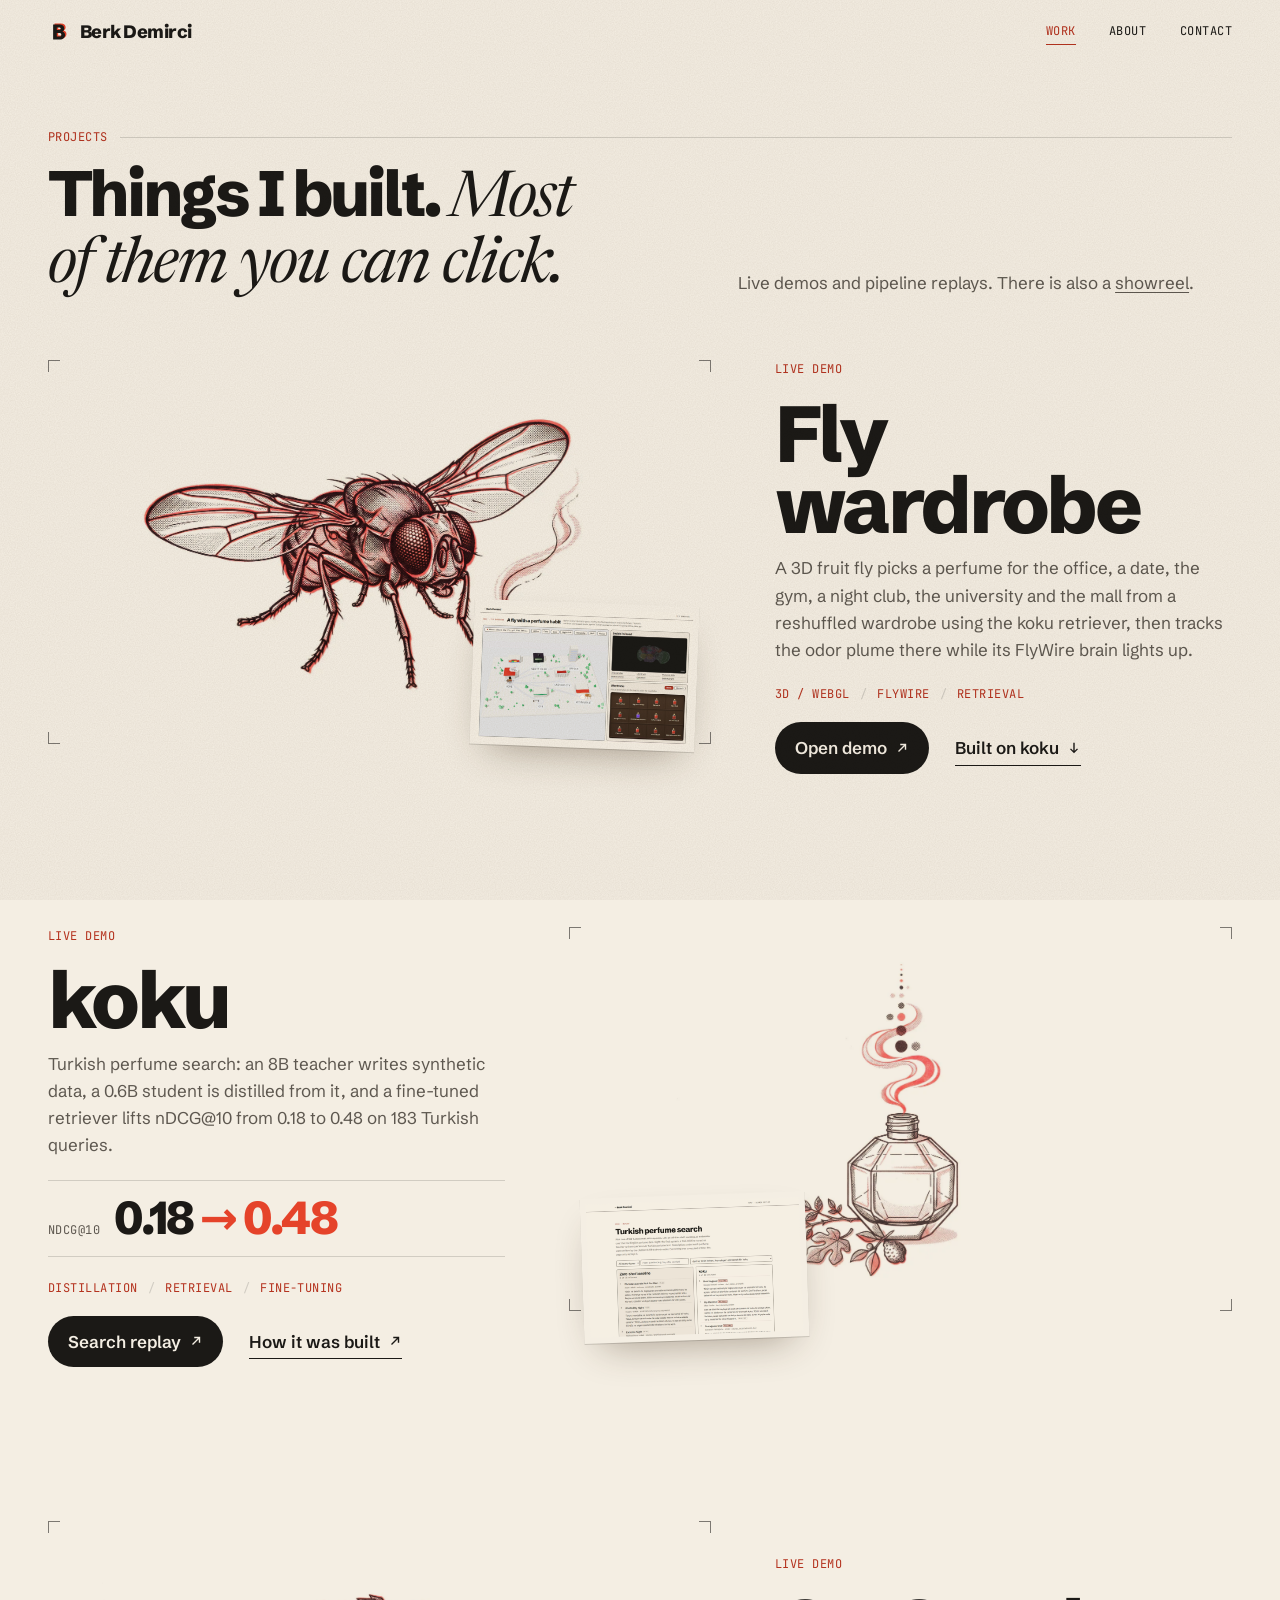
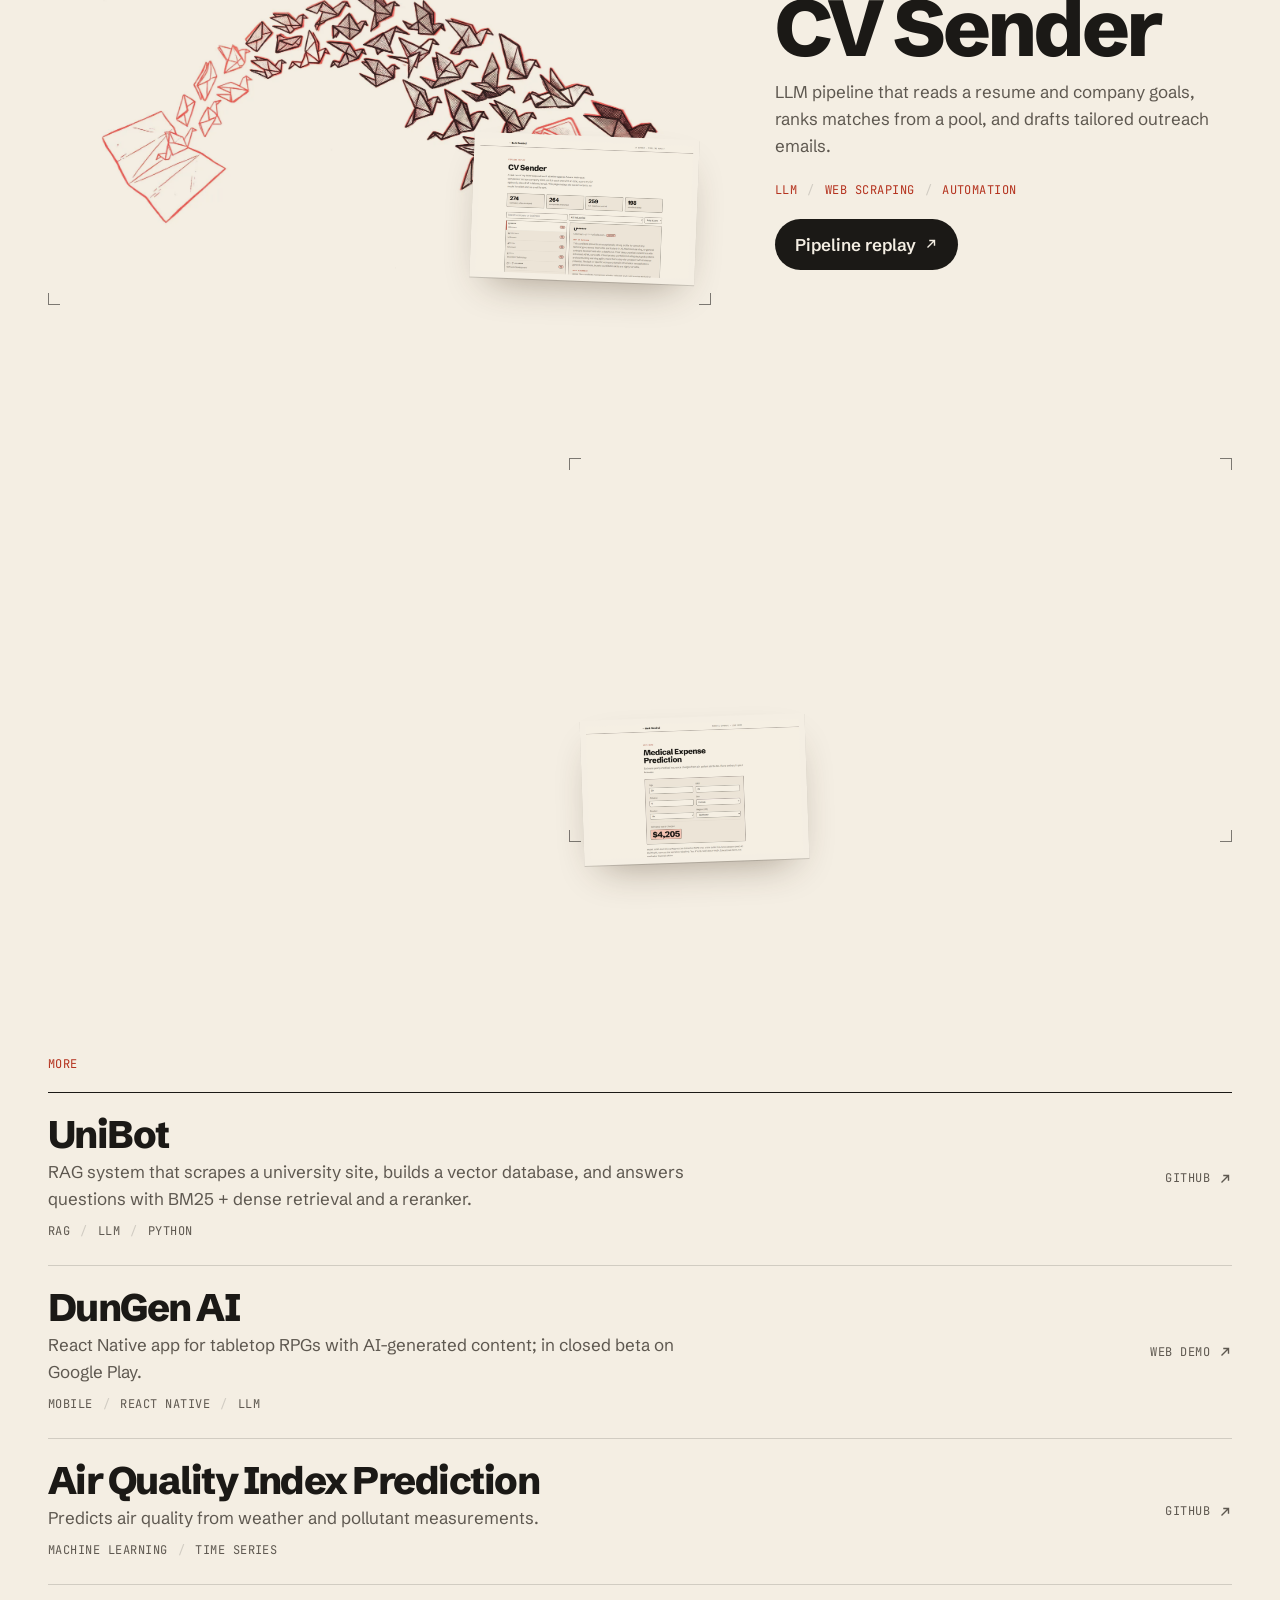
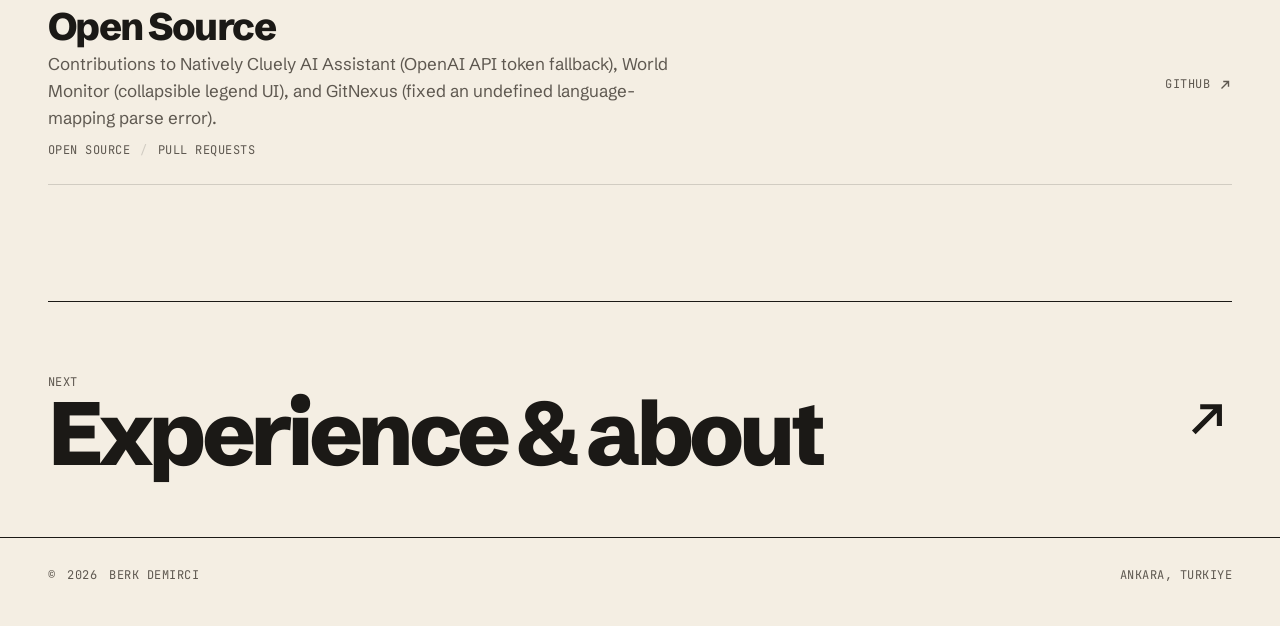
<file: work.html>
<!DOCTYPE html>
<html lang="en">
<head>
<meta charset="utf-8">
<meta name="viewport" content="width=device-width, initial-scale=1">
<title>Work - Berk Demirci</title>
<meta name="description" content="Projects by Berk Demirci: koku Turkish perfume search, the fly wardrobe, CV Sender, medical expense prediction and more.">
<meta name="color-scheme" content="light">
<meta name="theme-color" content="#F4EEE3">
<link rel="icon" href="/favicon.svg" type="image/svg+xml">
<link rel="icon" href="/favicon.ico" sizes="32x32">
<link rel="apple-touch-icon" href="/apple-touch-icon.png">
<meta property="og:type" content="website">
<meta property="og:title" content="Work - Berk Demirci">
<meta property="og:description" content="Final-year Computer Engineering student at TED University focused on Machine Learning, NLP, and AI agents / fine-tuning.">
<meta property="og:url" content="https://demirciberk.com/work">
<meta property="og:site_name" content="Berk Demirci">
<meta property="og:image" content="https://demirciberk.com/assets/print/og.jpg">
<meta name="twitter:card" content="summary_large_image">
<link rel="canonical" href="https://demirciberk.com/work">
<link rel="preload" href="assets/fonts/SchibstedGrotesk-normal-latin.woff2" as="font" type="font/woff2" crossorigin>
<link rel="preload" href="assets/fonts/Newsreader-italic-latin.woff2" as="font" type="font/woff2" crossorigin>
<script>document.documentElement.className += " js";</script>
<link rel="stylesheet" href="assets/fonts.css">
<link rel="stylesheet" href="assets/site.css">
</head>
<body>
<a class="skip" href="#main">Skip to content</a>

<svg width="0" height="0" style="position:absolute" aria-hidden="true">
  <symbol id="mark" viewBox="0 0 64 64"><path fill="#E5432A" fill-rule="evenodd" transform="translate(4 -3)" d="M14.9 10H33.8C41.9 10 47.3 14.4 47.3 21.5C47.3 25.9 45.1 29.1 41.7 30.5C46.6 31.9 49.7 35.7 49.7 41C49.7 48.8 43.6 54 34.9 54H14.9ZM25.6 18.6V26.4H32.4C35.1 26.4 36.8 24.9 36.8 22.5C36.8 20 35.1 18.6 32.4 18.6ZM25.6 34.7V45.4H33.6C36.6 45.4 38.8 44 38.8 40.1C38.8 36.1 36.6 34.7 33.6 34.7Z"/><path fill="#1B1916" fill-rule="evenodd" d="M14.9 10H33.8C41.9 10 47.3 14.4 47.3 21.5C47.3 25.9 45.1 29.1 41.7 30.5C46.6 31.9 49.7 35.7 49.7 41C49.7 48.8 43.6 54 34.9 54H14.9ZM25.6 18.6V26.4H32.4C35.1 26.4 36.8 24.9 36.8 22.5C36.8 20 35.1 18.6 32.4 18.6ZM25.6 34.7V45.4H33.6C36.6 45.4 38.8 44 38.8 40.1C38.8 36.1 36.6 34.7 33.6 34.7Z"/></symbol>
  <symbol id="out" viewBox="0 0 16 16"><path fill="none" stroke="currentColor" stroke-width="1.6" d="M4 12 12 4M6 4h6v6"/></symbol>
  <symbol id="down" viewBox="0 0 16 16"><path fill="none" stroke="currentColor" stroke-width="1.6" d="M8 2v11M4 9l4 4 4-4"/></symbol>
</svg>

<header id="top">
  <div class="wrap nav">
    <a class="wordmark" href="index.html"><svg class="regmark" aria-hidden="true"><use href="#mark"/></svg>Berk Demirci</a>
    <nav aria-label="Primary">
      <ul class="mono">
        <li><a href="work.html" aria-current="page">Work</a></li>
        <li><a href="about.html">About</a></li>
        <li><a href="contact.html">Contact</a></li>
      </ul>
    </nav>
  </div>
</header>

<main id="main">

  <section id="projects" class="sect page">
    <div class="wrap">
      <div class="head" data-reveal>
        <p class="mono">Projects</p>
        <h2>Things I built. <span class="it">Most of them you can click.</span></h2>
        <p>Live demos and pipeline replays. There is also a <a href="video/showreel.mp4">showreel</a>.</p>
      </div>

      <article id="fly" class="plate">
        <figure class="art">
          <a href="demo/fly/index.html" tabindex="-1" aria-hidden="true">
            <div class="print"><img class="k" src="assets/print/fly-k.webp" width="1600" height="893" alt="" loading="lazy"><img class="r" src="assets/print/fly-r.webp" width="1600" height="893" alt="" loading="lazy"></div>
          </a>
          <div class="shot"><img src="assets/thumbs/fly.jpg" width="1600" height="1000" loading="lazy" alt="A 3D fruit fly in front of a wardrobe of perfumes, with its FlyWire brain lit up beside it"></div>
        </figure>
        <div class="plate-text" data-reveal>
          <p class="mono">Live demo</p>
          <h3>Fly wardrobe</h3>
          <p>A 3D fruit fly picks a perfume for the office, a date, the gym, a night club, the university and the mall from a reshuffled wardrobe using the koku retriever, then tracks the odor plume there while its FlyWire brain lights up.</p>
          <ul class="tags mono"><li>3D / WebGL</li><li>FlyWire</li><li>Retrieval</li></ul>
          <div class="links">
            <a class="arrow-link arrow-link--solid" href="demo/fly/index.html">Open demo <svg width="14" height="14" aria-hidden="true"><use href="#out"/></svg></a>
            <a class="arrow-link" href="#koku">Built on koku <svg width="14" height="14" aria-hidden="true"><use href="#down"/></svg></a>
          </div>
        </div>
      </article>

      <article id="koku" class="plate plate--flip">
        <figure class="art">
          <a href="demo/koku/index.html" tabindex="-1" aria-hidden="true">
            <div class="print"><img class="k" src="assets/print/koku-k.webp" width="1600" height="893" alt="" loading="lazy"><img class="r" src="assets/print/koku-r.webp" width="1600" height="893" alt="" loading="lazy"></div>
          </a>
          <div class="shot"><img src="assets/thumbs/koku.jpg" width="1600" height="1000" loading="lazy" alt="koku Turkish perfume search showing ranked results for a natural-language query"></div>
        </figure>
        <div class="plate-text" data-reveal>
          <p class="mono">Live demo</p>
          <h3>koku</h3>
          <p>Turkish perfume search: an 8B teacher writes synthetic data, a 0.6B student is distilled from it, and a fine-tuned retriever lifts nDCG@10 from 0.18 to 0.48 on 183 Turkish queries.</p>
          <p class="metric"><span class="mono">nDCG@10</span><b>0.18 <em>&rarr; 0.48</em></b></p>
          <ul class="tags mono"><li>Distillation</li><li>Retrieval</li><li>Fine-tuning</li></ul>
          <div class="links">
            <a class="arrow-link arrow-link--solid" href="demo/koku/index.html">Search replay <svg width="14" height="14" aria-hidden="true"><use href="#out"/></svg></a>
            <a class="arrow-link" href="demo/koku/pipeline.html">How it was built <svg width="14" height="14" aria-hidden="true"><use href="#out"/></svg></a>
          </div>
        </div>
      </article>

      <article id="cv-sender" class="plate">
        <figure class="art">
          <a href="demo/cv-sender/index.html" tabindex="-1" aria-hidden="true">
            <div class="print"><img class="k" src="assets/print/cv-k.webp" width="1600" height="893" alt="" loading="lazy"><img class="r" src="assets/print/cv-r.webp" width="1600" height="893" alt="" loading="lazy"></div>
          </a>
          <div class="shot"><img src="assets/thumbs/cv-sender.jpg" width="1600" height="1000" loading="lazy" alt="CV Sender pipeline replay: a resume is matched to companies and an outreach email is drafted"></div>
        </figure>
        <div class="plate-text" data-reveal>
          <p class="mono">Live demo</p>
          <h3>CV Sender</h3>
          <p>LLM pipeline that reads a resume and company goals, ranks matches from a pool, and drafts tailored outreach emails.</p>
          <ul class="tags mono"><li>LLM</li><li>Web Scraping</li><li>Automation</li></ul>
          <div class="links">
            <a class="arrow-link arrow-link--solid" href="demo/cv-sender/index.html">Pipeline replay <svg width="14" height="14" aria-hidden="true"><use href="#out"/></svg></a>
          </div>
        </div>
      </article>

      <article id="medical" class="plate plate--flip">
        <figure class="art">
          <a href="demo/medical/index.html" tabindex="-1" aria-hidden="true">
            <div class="print"><img class="k" src="assets/print/medical-k.webp" width="1600" height="893" alt="" loading="lazy"><img class="r" src="assets/print/medical-r.webp" width="1600" height="893" alt="" loading="lazy"></div>
          </a>
          <div class="shot"><img src="assets/thumbs/medical.jpg" width="1600" height="1000" loading="lazy" alt="Medical expense prediction form with patient inputs and a predicted cost"></div>
        </figure>
        <div class="plate-text" data-reveal>
          <p class="mono">Live demo</p>
          <h3>Medical Expense Prediction</h3>
          <p>End-to-end ML service predicting medical costs from patient data, deployed with a self-retraining pipeline.</p>
          <ul class="tags mono"><li>MLOps</li><li>scikit-learn</li><li>Deployment</li></ul>
          <div class="links">
            <a class="arrow-link arrow-link--solid" href="demo/medical/index.html">Try live demo <svg width="14" height="14" aria-hidden="true"><use href="#out"/></svg></a>
          </div>
        </div>
      </article>

      <div class="more">
        <p class="mono">More</p>
        <ul class="index" data-stagger>
          <li data-reveal>
            <a href="https://github.com/demirciberk/uni_bot" target="_blank" rel="noopener">
              <h3>UniBot</h3>
              <p>RAG system that scrapes a university site, builds a vector database, and answers questions with BM25 + dense retrieval and a reranker.</p>
              <ul class="tags mono"><li>RAG</li><li>LLM</li><li>Python</li></ul>
              <span class="go mono">GitHub <svg width="14" height="14" aria-hidden="true"><use href="#out"/></svg></span>
            </a>
          </li>
          <li data-reveal>
            <a href="demo/dungen/index.html">
              <h3>DunGen AI</h3>
              <p>React Native app for tabletop RPGs with AI-generated content; in closed beta on Google Play.</p>
              <ul class="tags mono"><li>Mobile</li><li>React Native</li><li>LLM</li></ul>
              <span class="go mono">Web demo <svg width="14" height="14" aria-hidden="true"><use href="#out"/></svg></span>
            </a>
          </li>
          <li data-reveal>
            <a href="https://github.com/demirciberk" target="_blank" rel="noopener">
              <h3>Air Quality Index Prediction</h3>
              <p>Predicts air quality from weather and pollutant measurements.</p>
              <ul class="tags mono"><li>Machine Learning</li><li>Time Series</li></ul>
              <span class="go mono">GitHub <svg width="14" height="14" aria-hidden="true"><use href="#out"/></svg></span>
            </a>
          </li>
          <li data-reveal>
            <a href="https://github.com/demirciberk" target="_blank" rel="noopener">
              <h3>Open Source</h3>
              <p>Contributions to Natively Cluely AI Assistant (OpenAI API token fallback), World Monitor (collapsible legend UI), and GitNexus (fixed an undefined language-mapping parse error).</p>
              <ul class="tags mono"><li>Open Source</li><li>Pull Requests</li></ul>
              <span class="go mono">GitHub <svg width="14" height="14" aria-hidden="true"><use href="#out"/></svg></span>
            </a>
          </li>
        </ul>
      </div>
    </div>
  </section>

  <section class="wrap next">
    <a href="about.html"><span><span class="mono">Next</span><b>Experience &amp; about</b></span><svg viewBox="0 0 16 16" aria-hidden="true"><use href="#out"/></svg></a>
  </section>

</main>

<footer>
  <div class="wrap foot mono">
    <p>&copy; <span id="year">2026</span> Berk Demirci</p>
        <p>Ankara, Turkiye</p>
  </div>
</footer>

<script src="assets/site.js"></script>
</body>
</html>
</file>
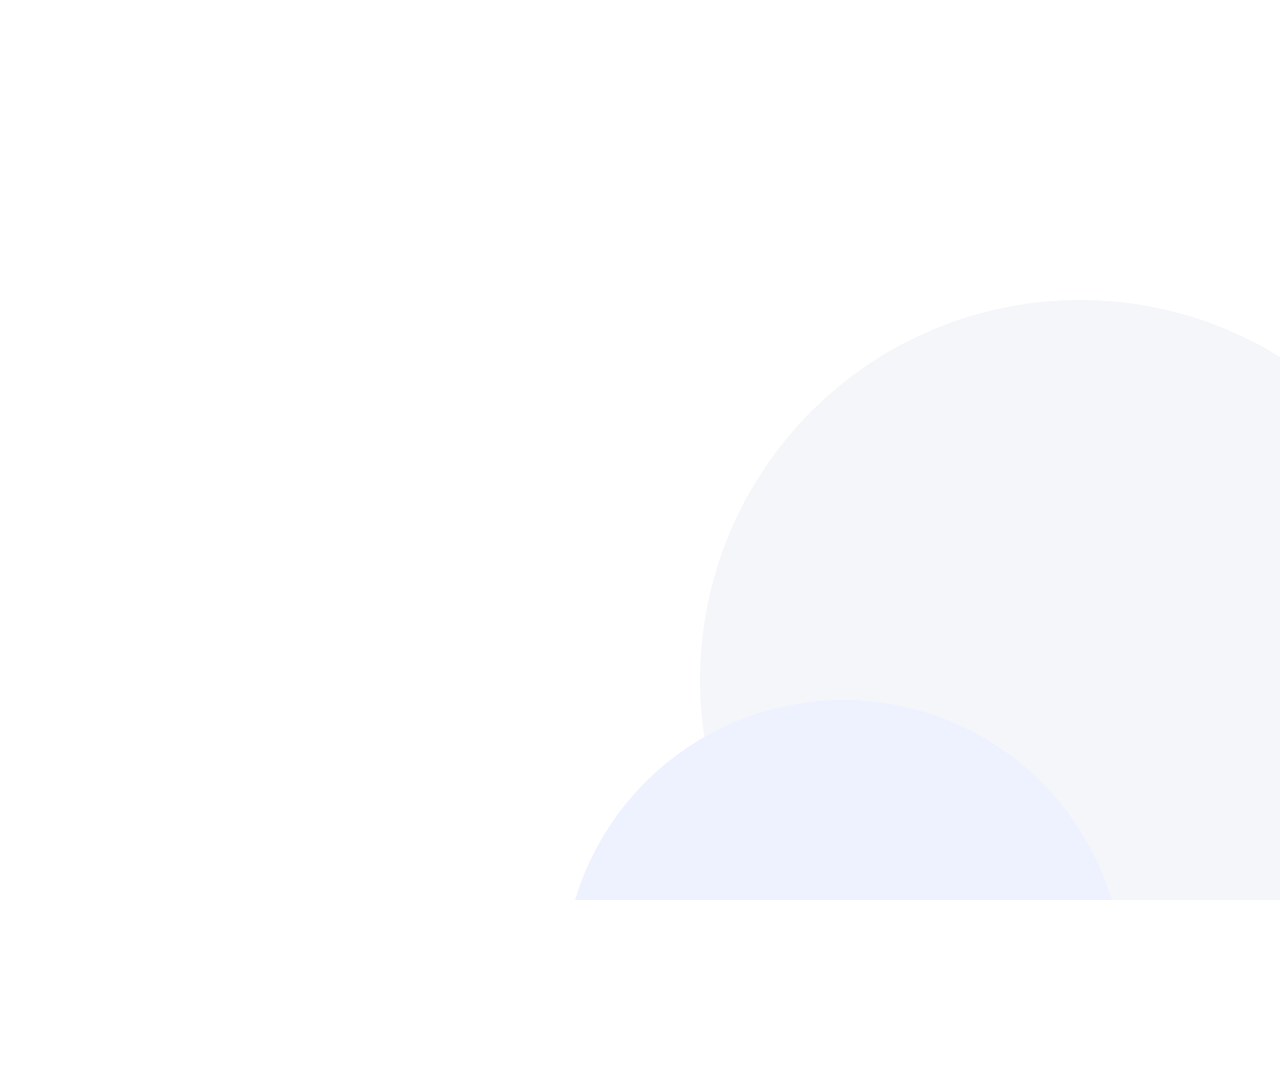
<file: video/comp.html>
<!DOCTYPE html>
<html lang="en">
<head>
<meta charset="utf-8">
<title>Showreel</title>
<link rel="stylesheet" href="https://fonts.googleapis.com/css2?family=Bricolage+Grotesque:opsz,wght@12..96,700;12..96,800&family=Geist:wght@300;400;500;600&family=JetBrains+Mono:wght@400;500&display=block">
<style>
  :root {
    --bg: #FFFFFF; --surface: #F5F6FA; --ink: #0B0B0F; --muted: #4A4A55; --line-soft: #E3E4EA;
    --cobalt: #2D5BFF; --lime: #D4FF3A; --pink: #FF3D7F;
    --sans: "Geist", sans-serif; --display: "Bricolage Grotesque", "Geist", sans-serif; --mono: "JetBrains Mono", monospace;
  }
  * { box-sizing: border-box; margin: 0; padding: 0; }
  html, body { width: 1920px; height: 1080px; overflow: hidden; background: var(--bg); color: var(--ink); }
  body { font-family: var(--sans); -webkit-font-smoothing: antialiased; }
  #stage { position: absolute; inset: 0; overflow: hidden; }
  .scene { position: absolute; inset: 0; opacity: 0; }
  .abs { position: absolute; }
  .label { font-family: var(--mono); font-size: 22px; font-weight: 500; letter-spacing: .12em; text-transform: uppercase; color: var(--cobalt); }
  .mono { font-family: var(--mono); letter-spacing: .1em; text-transform: uppercase; }
  .serif { font-family: var(--display); font-weight: 800; letter-spacing: -.03em; line-height: 1; }
  .ch { display: inline-block; will-change: transform; }
  .mask { display: inline-block; overflow: hidden; vertical-align: bottom; padding: 0 .05em .16em 0; margin: 0 -.05em -.08em 0; }
  .swash { position: absolute; left: 0; right: 0; height: .34em; bottom: .14em; background: var(--lime); transform-origin: left; z-index: -1; }
  .rel { position: relative; display: inline-block; z-index: 0; }
  .vline { position: absolute; top: 0; width: 1px; height: 1080px; background: var(--line-soft); transform-origin: top; }
  .glow { position: absolute; border-radius: 50%; }
  .dot { position: absolute; width: 18px; height: 18px; border-radius: 50%; margin: -9px 0 0 -9px; border: 2px solid var(--ink); }
  .pill { display: inline-block; font-family: var(--mono); font-size: 20px; letter-spacing: .1em; text-transform: uppercase; font-weight: 500; color: var(--ink); background: var(--lime); border: 2px solid var(--ink); border-radius: 999px; padding: 6px 20px; margin-right: 12px; }
  .node { position: absolute; background: #fff; border: 2px solid var(--ink); border-radius: 12px; padding: 26px 30px; width: 360px; box-shadow: 8px 8px 0 var(--pink); }
  .node:nth-child(2) { box-shadow: 8px 8px 0 var(--cobalt); }
  .node:nth-child(3) { box-shadow: 8px 8px 0 var(--lime); }
  .node b { display: block; font-family: var(--display); font-weight: 800; letter-spacing: -.03em; font-size: 46px; line-height: 1; margin-bottom: 10px; }
  .node span { font-family: var(--mono); font-size: 17px; letter-spacing: .08em; text-transform: uppercase; color: var(--muted); }
  .crop { position: absolute; overflow: hidden; border-radius: 10px; border: 2px solid var(--ink); background: var(--surface); box-shadow: 8px 8px 0 var(--pink); }
  .crop img { position: absolute; max-width: none; }
  .marquee { position: absolute; left: 0; white-space: nowrap; font-family: var(--mono); font-size: 26px; letter-spacing: .1em; text-transform: uppercase; color: var(--muted); }
  .marquee i { font-style: normal; color: var(--cobalt); margin: 0 26px; }
</style>
</head>
<body>
<div id="stage">
  <div class="glow" id="glowA" style="width:760px;height:760px;background:var(--surface)"></div>
  <div class="glow" id="glowB" style="width:560px;height:560px;background:#EEF2FF"></div>
  <div id="lines"></div>

  <!-- 1: name -->
  <section class="scene" id="s1">
    <p class="label abs" id="s1label" style="left:180px;top:300px"></p>
    <h1 class="serif abs" id="s1name" style="left:172px;top:350px;font-size:250px"></h1>
    <p class="abs" id="s1lede" style="left:180px;top:680px;font-size:38px;max-width:1200px;line-height:1.4">Final-year Computer Engineering student at TED University.<br><span style="color:var(--muted)">Machine Learning, NLP, AI agents and fine-tuning.</span></p>
    <p class="mono abs" id="s1loc" style="left:180px;top:830px;font-size:20px;color:var(--muted)">Ankara, Turkiye</p>
  </section>

  <!-- 2: messy data -->
  <section class="scene" id="s2">
    <p class="label abs" style="left:180px;top:330px">01 / About</p>
    <h2 class="serif abs" id="s2head" style="left:176px;top:390px;font-size:76px;line-height:1.12;white-space:nowrap"></h2>
    <div id="dots"></div>
    <p class="mono abs" id="s2cap" style="left:1130px;top:860px;font-size:18px;color:var(--muted)">retrieval &middot; fine-tuning &middot; agents</p>
  </section>

  <!-- 3: experience -->
  <section class="scene" id="s3">
    <p class="label abs" style="left:180px;top:150px">02 / Experience</p>
    <h2 class="serif abs" id="s3head" style="left:176px;top:200px;font-size:96px"></h2>
    <div class="abs" id="s3rail" style="left:181px;top:390px;width:3px;height:560px;background:var(--ink);transform-origin:top"></div>
    <div id="jobs"></div>
  </section>

  <!-- 4: koku -->
  <section class="scene" id="s4">
    <p class="label abs" style="left:180px;top:150px">03 / Projects &mdash; featured</p>
    <h2 class="serif abs" id="s4head" style="left:172px;top:190px;font-size:190px"></h2>
    <p class="abs" id="s4sub" style="left:180px;top:420px;font-size:36px;color:var(--muted)">Turkish perfume search, distilled.</p>
    <svg class="abs" id="s4svg" style="left:0;top:0" width="1920" height="1080"></svg>
    <div id="nodes"></div>
    <div class="abs" id="metric" style="left:1180px;top:240px;width:560px">
      <p class="mono" style="font-size:20px;color:var(--muted)">nDCG@10 &middot; 183 Turkish queries</p>
      <p class="serif" id="metricNum" style="font-size:230px;margin-top:10px">0.18</p>
      <div style="position:relative;height:26px;background:var(--surface);border:2px solid var(--ink);border-radius:13px;margin-top:20px;overflow:hidden;box-shadow:5px 5px 0 var(--pink)">
        <div id="metricBar" style="position:absolute;left:0;top:0;bottom:0;width:100%;background:var(--cobalt);transform-origin:left;border-radius:11px"></div>
      </div>
      <p class="mono" style="font-size:18px;color:var(--muted);margin-top:14px;display:flex;justify-content:space-between"><span>0</span><span>1.0</span></p>
    </div>
  </section>

  <!-- 4b: fly wardrobe (real footage of demo/fly) -->
  <section class="scene" id="sf">
    <p class="label abs" style="left:180px;top:120px">koku &middot; fly wardrobe</p>
    <h2 class="serif abs" id="sfhead" style="left:176px;top:160px;font-size:88px"></h2>
    <div class="crop" id="cropMap" style="left:180px;top:318px;width:1030px;height:647px"><img id="fMap" style="left:-197px;top:-254px;width:2079px"></div>
    <div class="crop" id="cropBr" style="left:1230px;top:318px;width:522px;height:294px;background:#0B0B0F;box-shadow:8px 8px 0 var(--cobalt)"><img id="fBr" style="left:-1073px;top:-115px;width:1776px"></div>
    <div class="crop" id="cropWr" style="left:1230px;top:628px;width:522px;height:337px;background:#3A2A1E;box-shadow:8px 8px 0 var(--lime)"><img id="fWr" style="left:-1073px;top:-540px;width:1776px"></div>
  </section>

  <!-- 5: project cycle -->
  <section class="scene" id="s5">
    <p class="label abs" style="left:180px;top:250px">Selected work</p>
    <div id="cycle"></div>
    <div class="abs" id="s5count" style="right:180px;top:250px;font-family:var(--mono);font-size:22px;color:var(--muted)"></div>
    <div class="marquee" id="mq1" style="top:850px"></div>
    <div class="marquee" id="mq2" style="top:910px"></div>
  </section>

  <!-- 6: outro -->
  <section class="scene" id="s6">
    <p class="label abs" id="s6label" style="left:0;right:0;top:330px;text-align:center">Let's build something</p>
    <h2 class="serif abs" id="s6url" style="left:0;right:0;top:390px;text-align:center;font-size:170px"></h2>
    <p class="mono abs" id="s6links" style="left:0;right:0;top:700px;text-align:center;font-size:24px;color:var(--ink)">GitHub &nbsp;&middot;&nbsp; LinkedIn &nbsp;&middot;&nbsp; demirciberk.db@gmail.com</p>
  </section>
</div>

<script>
const $ = id => document.getElementById(id);
const clamp = (x, a = 0, b = 1) => Math.min(b, Math.max(a, x));
const prog = (t, a, b) => clamp((t - a) / (b - a));
const outExpo = x => x >= 1 ? 1 : 1 - Math.pow(2, -10 * x);
const inOut = x => x < .5 ? 4 * x * x * x : 1 - Math.pow(-2 * x + 2, 3) / 2;
const outBack = x => { const c = 1.4; return 1 + (c + 1) * Math.pow(x - 1, 3) + c * Math.pow(x - 1, 2); };
const lerp = (a, b, x) => a + (b - a) * x;
let seed = 7; const rnd = () => (seed = (seed * 16807) % 2147483647) / 2147483647;

// split text into masked rising chars; returns spans
function split(el, text, cls = '') {
  const out = [];
  text.split(' ').forEach((word, wi, arr) => {
    const m = document.createElement('span'); m.className = 'mask ' + cls;
    [...word].forEach(c => { const s = document.createElement('span'); s.className = 'ch'; s.textContent = c; m.appendChild(s); out.push(s); });
    el.appendChild(m);
    if (wi < arr.length - 1) el.appendChild(document.createTextNode(' '));
  });
  return out;
}
function rise(chars, t, start, stagger = .035, dur = .9) {
  chars.forEach((c, i) => {
    const p = outExpo(prog(t, start + i * stagger, start + i * stagger + dur));
    c.style.transform = `translateY(${(1 - p) * 110}%)`;
  });
}
// scene opacity/offset envelope: fade in at a, out at b
function env(el, t, a, b, inD = .01, outD = .6) {
  const vis = t >= a && t < b + .001;
  const out = inOut(prog(t, b - outD, b));
  el.style.opacity = vis ? (1 - out) * prog(t, a, a + inD) : 0;
  el.style.transform = `translateY(${-out * 60}px)`;
}

// ---- static build ----
const lines = $('lines');
const vls = [180, 520, 860, 1200, 1540].map(x => { const d = document.createElement('div'); d.className = 'vline'; d.style.left = x + 'px'; lines.appendChild(d); return d; });

// s1
const s1label = 'AI & Machine Learning';
const nameEl = $('s1name');
const berk = split(nameEl, 'Berk');
nameEl.appendChild(document.createTextNode(' '));
const dem = document.createElement('span'); dem.className = 'rel'; nameEl.appendChild(dem);
const demC = split(dem, 'Demirci');
const sw1 = document.createElement('span'); sw1.className = 'swash'; dem.appendChild(sw1);

// s2
const s2h = $('s2head');
const s2a = split(s2h, 'Building systems that make');
s2h.appendChild(document.createElement('br'));
const s2b = split(s2h, 'messy data');
s2h.appendChild(document.createTextNode(' '));
const useful = document.createElement('span'); useful.className = 'rel'; s2h.appendChild(useful);
const s2c = split(useful, 'useful.');
const sw2 = document.createElement('span'); sw2.className = 'swash'; useful.appendChild(sw2);
const dotsEl = $('dots'), DOTS = [];
const cols = ['var(--cobalt)', 'var(--lime)', 'var(--pink)', 'var(--ink)'];
for (let r = 0; r < 9; r++) for (let c = 0; c < 12; c++) {
  const d = document.createElement('div'); d.className = 'dot';
  const k = (r * 3 + c) % 4; d.style.background = cols[c < 3 ? 0 : c < 6 ? 1 : c < 9 ? 2 : 3];
  dotsEl.appendChild(d);
  DOTS.push({ el: d, sx: 1000 + rnd() * 760, sy: 160 + rnd() * 760, ph: rnd() * 6.28, sp: .6 + rnd(),
    gx: 1140 + c * 50, gy: 330 + r * 50, delay: (c + r) * .025 });
}

// s3
const s3h = split($('s3head'), 'Where I have worked.');
const JOBS = [
  ['AI Intern', 'Enocta', 'Aug — Sep 2026', 'Fine-tuning & agent harnesses for local LLMs'],
  ['AI Intern', 'OBSS', 'Jul — Aug 2026', 'AI apps · 1st place, internship competition'],
  ['Intern', 'Aselsan', 'Jun — Jul 2026', 'Benchmarked & improved a local AI model'],
  ['Intern', 'Pulsar Robotik', 'Jul — Aug 2025', 'Vision-language-action robot-arm automation'],
].map((j, i) => {
  const row = document.createElement('div'); row.className = 'abs';
  row.style.cssText = `left:240px;top:${410 + i * 140}px;width:1500px`;
  row.innerHTML = `<div class="dot" style="position:absolute;left:-57px;top:28px;background:var(--cobalt)"></div>
    <div style="display:flex;justify-content:space-between;align-items:baseline">
      <span style="font-family:var(--display);font-size:46px;font-weight:800;letter-spacing:-.03em">${j[1]} <span style="color:var(--muted);font-weight:700">/ ${j[0]}</span></span>
      <span class="mono" style="font-size:20px;color:var(--muted)">${j[2]}</span></div>
    <p style="font-size:26px;color:var(--muted);margin-top:6px">${j[3]}</p>`;
  $('jobs').appendChild(row); return row;
});

// s4
const s4h = split($('s4head'), 'koku');
const NODES = [['8B', 'teacher · synthetic data'], ['0.6B', 'student · distilled'], ['Retriever', 'fine-tuned']].map((n, i) => {
  const d = document.createElement('div'); d.className = 'node';
  d.style.left = 180 + i * 0 + 'px'; d.style.top = 540 + i * 0 + 'px';
  d.innerHTML = `<b>${n[0]}</b><span>${n[1]}</span>`; $('nodes').appendChild(d); return d;
});
const NODE_POS = [[180, 560], [600, 560], [390, 790]];
NODES.forEach((d, i) => { d.style.left = NODE_POS[i][0] + 'px'; d.style.top = NODE_POS[i][1] + 'px'; });
const svg = $('s4svg');
const mkPath = dpath => { const p = document.createElementNS('http://www.w3.org/2000/svg', 'path');
  p.setAttribute('d', dpath); p.setAttribute('fill', 'none'); p.setAttribute('stroke', '#2D5BFF'); p.setAttribute('stroke-width', '3.5');
  svg.appendChild(p); const L = p.getTotalLength(); p.style.strokeDasharray = L; p.style.strokeDashoffset = L; p._L = L; return p; };
const P1 = mkPath('M540 620 L600 620'), P2 = mkPath('M780 692 C780 760 760 800 750 830');

// s4b fly wardrobe: frames captured from demo/fly by capture.js
const sfh = split($('sfhead'), 'A fly with a perfume habit.');
let pend = [];
const frame = (img, dir, time, n) => {
  const src = `${dir}/${String(clamp(Math.round(time * 30) + 1, 13, n)).padStart(4, '0')}.jpg`;
  if (img.dataset.src === src) return;
  img.dataset.src = src; img.src = src; pend.push(img.decode().catch(() => {}));
};

// s5
const PROJ = [
  ['UniBot', 'RAG over a university site', ['RAG', 'LLM', 'Python']],
  ['CV Sender', 'Resume to tailored outreach', ['LLM', 'Scraping', 'Automation']],
  ['Medical Expense', 'Self-retraining ML service', ['MLOps', 'scikit-learn']],
  ['DunGen AI', 'AI tabletop RPG app', ['Mobile', 'React Native']],
  ['Air Quality', 'AQI from weather & pollutants', ['Time Series', 'ML']],
  ['Open Source', 'PRs to Cluely, World Monitor, GitNexus', ['Open Source']],
].map(p => {
  const w = document.createElement('div'); w.className = 'abs'; w.style.cssText = 'left:180px;top:300px;width:1560px';
  const h = document.createElement('h2'); h.className = 'serif'; h.style.fontSize = '180px';
  const chars = split(h, p[0]);
  w.appendChild(h);
  w.insertAdjacentHTML('beforeend', `<p style="font-size:36px;color:var(--muted);margin:18px 0 26px">${p[1]}</p><div>${p[2].map(x => `<span class="pill">${x}</span>`).join('')}</div>`);
  $('cycle').appendChild(w); return { w, chars };
});
const stack1 = ['PyTorch', 'Hugging Face', 'LangGraph', 'RAG', 'MCP', 'scikit-learn', 'LangChain', 'pandas'];
const stack2 = ['Python', 'SQL', 'Fine-tuning', 'Distillation', 'Agents', 'OpenAI API', 'Retrieval', 'Java'];
const mqHTML = a => Array(4).fill(a.map(x => x + '<i>/</i>').join('')).join('');
$('mq1').innerHTML = mqHTML(stack1); $('mq2').innerHTML = mqHTML(stack2);

// s6
const urlEl = $('s6url');
const urlWrap = document.createElement('span'); urlWrap.className = 'rel'; urlEl.appendChild(urlWrap);
const urlC = split(urlWrap, 'demirciberk.com');
const sw6 = document.createElement('span'); sw6.className = 'swash'; urlWrap.appendChild(sw6);

// ---- timeline ----
const DURATION = 30;
window.DURATION = DURATION;
window.seek = function (t) {
  pend = [];
  // ambient
  $('glowA').style.transform = `translate(${lerp(300, 1100, (Math.sin(t * .25) + 1) / 2)}px, ${lerp(-200, 300, (Math.cos(t * .19) + 1) / 2)}px)`;
  $('glowB').style.transform = `translate(${lerp(1300, 500, (Math.sin(t * .21 + 1) + 1) / 2)}px, ${lerp(500, 700, (Math.cos(t * .3) + 1) / 2)}px)`;
  vls.forEach((v, i) => {
    const pin = outExpo(prog(t, .05 + i * .08, 1.4 + i * .08));
    const pout = inOut(prog(t, 28.4 + i * .06, 29.4 + i * .06));
    v.style.transform = `scaleY(${pin})`; v.style.opacity = .7 * (1 - pout);
  });

  // S1 0 - 4.6
  env($('s1'), t, 0, 4.6);
  const nl = Math.floor(clamp((t - .3) / .035, 0, s1label.length));
  $('s1label').textContent = s1label.slice(0, nl) + (t < 1.6 && Math.floor(t * 3) % 2 === 0 ? '_' : '');
  rise(berk, t, .45); rise(demC, t, .62);
  sw1.style.transform = `scaleX(${outExpo(prog(t, 1.35, 2.2))})`;
  [$('s1lede'), $('s1loc')].forEach((e, i) => { const p = outExpo(prog(t, 1.9 + i * .25, 2.9 + i * .25)); e.style.opacity = p; e.style.transform = `translateY(${(1 - p) * 24}px)`; });

  // S2 4.6 - 9.4
  env($('s2'), t, 4.6, 9.4);
  rise(s2a, t, 4.7, .018); rise(s2b, t, 5.05, .025); rise(s2c, t, 5.3, .03);
  sw2.style.transform = `scaleX(${outExpo(prog(t, 6.9, 7.7))})`;
  DOTS.forEach(d => {
    const appear = outBack(prog(t, 4.75 + d.delay * .6, 5.25 + d.delay * .6));
    const ord = inOut(prog(t, 6.2 + d.delay, 7.5 + d.delay));
    const jx = Math.sin(t * d.sp * 2 + d.ph) * 18 * (1 - ord), jy = Math.cos(t * d.sp * 1.7 + d.ph) * 18 * (1 - ord);
    d.el.style.left = lerp(d.sx, d.gx, ord) + jx + 'px';
    d.el.style.top = lerp(d.sy, d.gy, ord) + jy + 'px';
    d.el.style.transform = `scale(${appear * lerp(1, .85, ord)})`;
    d.el.style.borderRadius = lerp(50, 22, ord) + '%';
  });
  const cap = outExpo(prog(t, 7.6, 8.4)); $('s2cap').style.opacity = cap;

  // S3 9.4 - 14.6
  env($('s3'), t, 9.4, 14.6);
  rise(s3h, t, 9.45, .025);
  $('s3rail').style.transform = `scaleY(${outExpo(prog(t, 9.8, 11.6))})`;
  JOBS.forEach((r, i) => { const p = outExpo(prog(t, 10.1 + i * .32, 11.1 + i * .32)); r.style.opacity = p; r.style.transform = `translateX(${(1 - p) * 80}px)`; });

  // S4 14.6 - 20.4
  env($('s4'), t, 14.6, 20.4);
  rise(s4h, t, 14.65, .06);
  { const p = outExpo(prog(t, 15.1, 16)); $('s4sub').style.opacity = p; $('s4sub').style.transform = `translateY(${(1 - p) * 20}px)`; }
  NODES.forEach((n, i) => { const p = outBack(prog(t, 15.5 + i * .55, 16.1 + i * .55)); n.style.opacity = clamp(p * 1.5); n.style.transform = `scale(${lerp(.85, 1, p)})`; });
  P1.style.strokeDashoffset = P1._L * (1 - inOut(prog(t, 15.85, 16.15)));
  P2.style.strokeDashoffset = P2._L * (1 - inOut(prog(t, 16.4, 16.7)));
  { const mp = outExpo(prog(t, 15.4, 16.2)); $('metric').style.opacity = mp; $('metric').style.transform = `translateY(${(1 - mp) * 30}px)`;
    const v = lerp(.18, .48, inOut(prog(t, 17.1, 18.6)));
    $('metricNum').textContent = v.toFixed(2);
    $('metricBar').style.transform = `scaleX(${v * outExpo(prog(t, 15.7, 16.5))})`;
    $('metricNum').style.color = t > 18.6 ? 'var(--cobalt)' : 'var(--ink)'; }

  // S4b fly wardrobe 20.4 - 23.4: footage 2.0s -> 7.4s at 1.8x (pick reveal, spray, flight)
  env($('sf'), t, 20.4, 23.4, .01, .45);
  rise(sfh, t, 20.42, .02, .7);
  [$('cropMap'), $('cropBr'), $('cropWr')].forEach((c, i) => { const p = outExpo(prog(t, 20.45 + i * .12, 21.1 + i * .12)); c.style.opacity = p; c.style.transform = `translateY(${(1 - p) * 40}px)`; });
  if (t >= 20.4 && t < 23.4) { const ft = 2 + (t - 20.4) * 1.8; frame($('fMap'), 'frames_date_hd', ft, 309); frame($('fWr'), 'frames_date_hd', ft, 309); frame($('fBr'), 'frames_date_hd', ft, 309); }

  const u = t - 3;
  // S5 (shifted +3s for fly scene, u = t - 3)
  env($('s5'), u, 20.4, 24.4, .01, .5);
  const slot = .6, s5a = 20.45;
  PROJ.forEach((p, i) => {
    const a = s5a + i * slot, b = a + slot;
    const last = i === PROJ.length - 1;
    const on = u >= a && (last || u < b);
    p.w.style.opacity = on ? 1 : 0;
    rise(p.chars, u, a, .018, .5);
    const tail = p.w.children; const sp = outExpo(prog(u, a + .08, a + .45));
    for (let k = 1; k < tail.length; k++) { tail[k].style.opacity = sp; tail[k].style.transform = `translateY(${(1 - sp) * 16}px)`; }
  });
  { const idx = clamp(Math.floor((u - s5a) / slot), 0, 5); $('s5count').textContent = `0${idx + 1} / 06`; }
  $('mq1').style.transform = `translateX(${-(u - 20) * 140}px)`;
  $('mq2').style.transform = `translateX(${-1400 + (u - 20) * 110}px)`;

  // S6
  env($('s6'), u, 24.4, 27.01, .01, .5);
  { const p = outExpo(prog(u, 24.45, 25.1)); $('s6label').style.opacity = p; }
  rise(urlC, u, 24.55, .03);
  sw6.style.transform = `scaleX(${outExpo(prog(u, 25.3, 26))})`;
  { const p = outExpo(prog(u, 25.5, 26.2)); $('s6links').style.opacity = p; $('s6links').style.transform = `translateY(${(1 - p) * 16}px)`; }
  return Promise.all(pend);
};
window.ready = document.fonts.ready.then(() => { seek(0); return true; });
// preview mode: open with ?play to watch in a browser
if (location.search.includes('play')) { const t0 = performance.now(); (function f() { seek(((performance.now() - t0) / 1000) % DURATION); requestAnimationFrame(f); })(); }
</script>
</body>
</html>
</file>
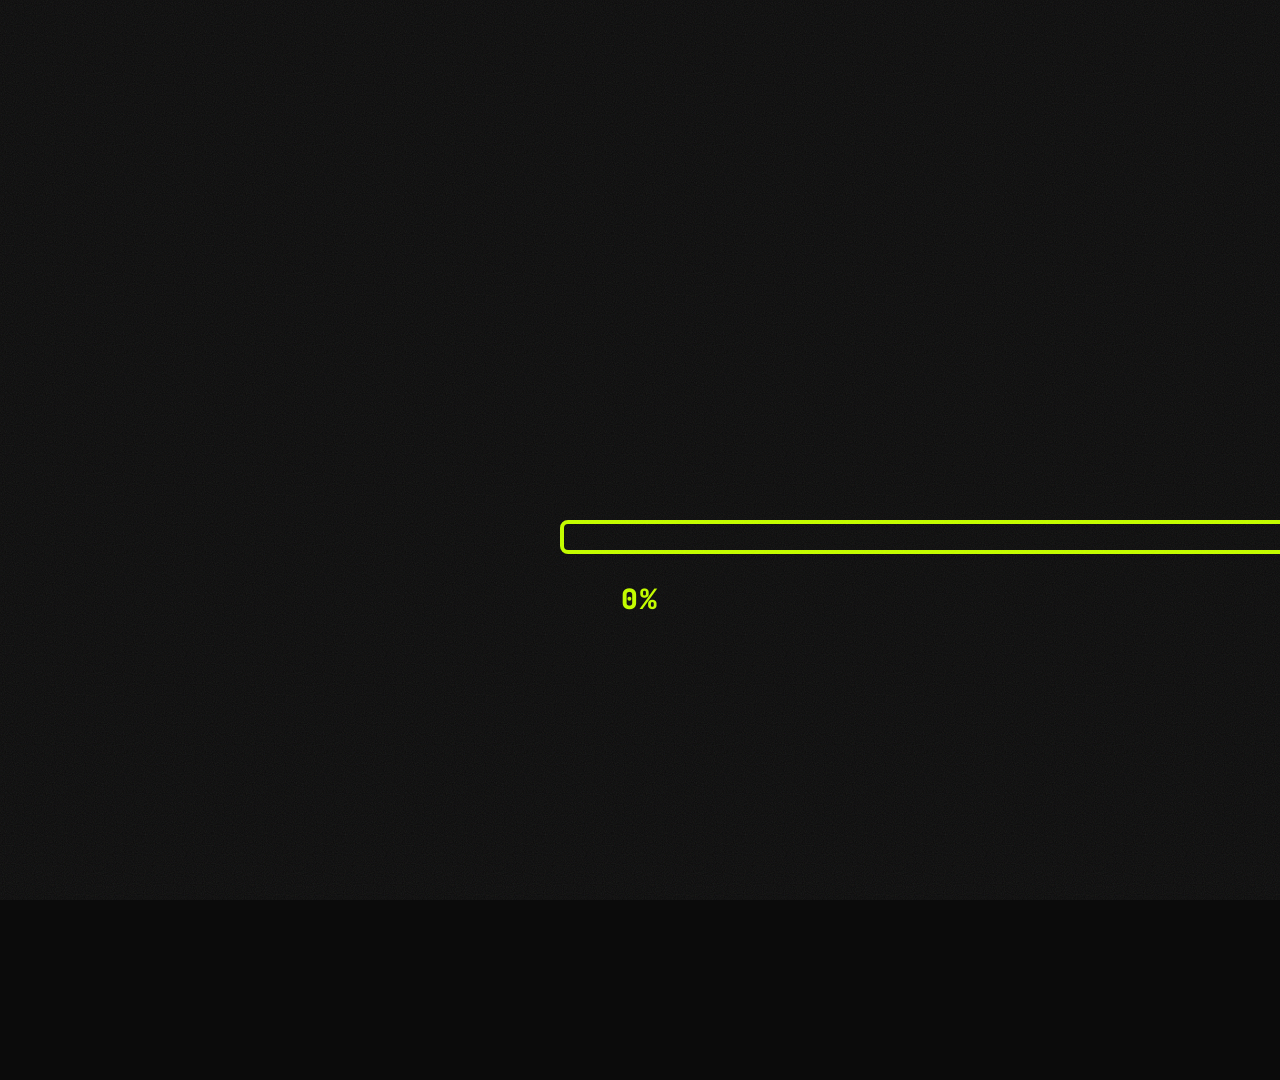
<file: video/genz.html>
<!DOCTYPE html>
<html lang="en">
<head>
<meta charset="utf-8">
<title>Brainrot Cut</title>
<link rel="stylesheet" href="https://fonts.googleapis.com/css2?family=Anton&family=Bricolage+Grotesque:opsz,wght@12..96,800&family=Instrument+Serif:ital@0;1&family=JetBrains+Mono:wght@500;800&display=block">
<style>
  :root { --lime: #C6FF00; --pink: #FF2E93; --blue: #2340FF; --ink: #0B0B0B; --cream: #FDF6D5; --flame: #FFA83A; --cyan: #00E5FF;
    --slam: "Anton", sans-serif; --bri: "Bricolage Grotesque", sans-serif; --serif: "Instrument Serif", serif; --mono: "JetBrains Mono", monospace; }
  * { box-sizing: border-box; margin: 0; padding: 0; }
  html, body { width: 1920px; height: 1080px; overflow: hidden; background: var(--ink); }
  #bgc { position: absolute; inset: 0; }
  #stage { position: absolute; inset: 0; }
  .cut { position: absolute; inset: 0; display: none; overflow: hidden; }
  .abs { position: absolute; }
  .slam { font-family: var(--slam); text-transform: uppercase; line-height: .9; letter-spacing: -.01em; }
  .center { left: 0; right: 0; text-align: center; }
  .mono { font-family: var(--mono); font-weight: 800; text-transform: uppercase; letter-spacing: .06em; }
  .sticker { position: absolute; font-family: var(--bri); font-weight: 800; font-size: 46px; padding: 14px 26px; border: 5px solid var(--ink); border-radius: 18px; box-shadow: 9px 9px 0 var(--ink); white-space: nowrap; color: var(--ink); }
  .frame { position: absolute; overflow: hidden; border: 8px solid var(--ink); border-radius: 22px; box-shadow: 18px 18px 0 var(--ink); background: #EFE3B3; }
  .frame img { position: absolute; max-width: none; }
  .dot { position: absolute; width: 26px; height: 26px; border-radius: 50%; margin: -13px 0 0 -13px; }
  .tick { position: absolute; left: 0; white-space: nowrap; font-family: var(--slam); font-size: 70px; text-transform: uppercase; }
  .word { position: absolute; font-family: var(--bri); font-weight: 800; font-size: 54px; padding: 6px 20px; border: 4px solid var(--ink); border-radius: 999px; white-space: nowrap; box-shadow: 6px 6px 0 var(--ink); }
  .grain { position: absolute; inset: 0; pointer-events: none; opacity: .09; mix-blend-mode: multiply;
    background-image: url("data:image/svg+xml;utf8,<svg xmlns='http://www.w3.org/2000/svg' width='200' height='200'><filter id='n'><feTurbulence type='fractalNoise' baseFrequency='.9' numOctaves='2'/></filter><rect width='200' height='200' filter='url(%23n)'/></svg>"); }
</style>
</head>
<body>
<div id="bgc"></div>
<div id="stage">

  <!-- 1 loading aura -->
  <div class="cut" id="c1">
    <p class="mono abs center" id="c1t" style="top:430px;font-size:44px;color:var(--lime)"></p>
    <div class="abs" style="left:560px;top:520px;width:800px;height:34px;border:4px solid var(--lime);border-radius:8px"><div id="c1bar" style="height:100%;background:var(--lime);transform-origin:left"></div></div>
    <p class="mono abs center" id="c1pct" style="top:580px;font-size:28px;color:var(--lime)"></p>
  </div>

  <!-- 2 name slam -->
  <div class="cut" id="c2">
    <h1 class="slam abs center" id="c2a" style="top:150px;font-size:380px;color:var(--ink)">Berk</h1>
    <h1 class="slam abs center" id="c2b" style="top:470px;font-size:380px;color:var(--ink)">Demirci</h1>
    <div class="sticker" id="c2s1" style="left:200px;top:120px;background:var(--pink);color:#fff">AI/ML ENGINEER (real)</div>
    <div class="sticker" id="c2s2" style="left:1380px;top:820px;background:#fff">📍 ankara, türkiye</div>
    <div class="sticker" id="c2s3" style="left:1330px;top:110px;background:var(--cyan)">final year 🎓</div>
  </div>

  <!-- 3 messy data -->
  <div class="cut" id="c3">
    <p class="mono abs" style="left:150px;top:200px;font-size:40px;color:var(--lime)">pov:</p>
    <h2 class="slam abs" id="c3a" style="left:150px;top:260px;font-size:150px;color:#fff;width:900px">you make messy data</h2>
    <h2 class="slam abs" id="c3b" style="left:150px;top:560px;font-size:150px;color:var(--ink);background:var(--pink);padding:0 24px">useful ✨</h2>
    <div id="dots"></div>
    <div class="sticker" id="c3s" style="left:1220px;top:860px;background:var(--lime)">organized era</div>
  </div>

  <!-- 4 intern arc -->
  <div class="cut" id="c4">
    <p class="mono abs" style="left:80px;top:60px;font-size:36px;color:var(--ink)">the intern arc</p>
    <p class="mono abs" id="c4n" style="right:80px;top:60px;font-size:36px;color:var(--ink)"></p>
    <h2 class="slam abs center" id="c4co" style="top:330px;font-size:300px"></h2>
    <p class="mono abs center" id="c4what" style="top:680px;font-size:40px"></p>
    <div class="sticker" id="c4s" style="left:1300px;top:780px;background:var(--lime)">🏆 1st place</div>
  </div>

  <!-- 5 koku -->
  <div class="cut" id="c5">
    <p class="mono abs" style="left:120px;top:110px;font-size:38px;color:var(--ink)">side quest: koku</p>
    <h2 class="abs" id="c5a" style="left:120px;top:170px;font-family:var(--serif);font-style:italic;font-size:170px;line-height:1;color:var(--ink)">taught a 0.6B model<br>to smell 👃</h2>
    <div class="abs" id="c5panel" style="left:1110px;top:470px;width:700px;height:430px;background:var(--ink);border-radius:28px;box-shadow:16px 16px 0 var(--pink)">
      <p class="mono" style="position:absolute;left:40px;top:34px;font-size:28px;color:#fff">nDCG@10</p>
      <p class="slam" id="c5num" style="position:absolute;left:36px;top:80px;font-size:280px;color:var(--lime)">0.18</p>
    </div>
    <div class="sticker" id="c5s1" style="left:120px;top:640px;background:var(--cyan)">8B teacher ➜ 0.6B student</div>
    <div class="sticker" id="c5s2" style="left:1240px;top:350px;background:var(--pink);color:#fff">+167% no cap 📈</div>
  </div>

  <!-- 6a meet the fly -->
  <div class="cut" id="c6a">
    <div class="frame" id="f6a" style="left:620px;top:200px;width:1180px;height:780px"><img id="i6a"></div>
    <h2 class="slam abs" id="c6at" style="left:80px;top:170px;font-size:190px;color:#fff;width:600px">meet the fly</h2>
    <div class="sticker" id="c6as" style="left:110px;top:720px;background:var(--lime)">🪰 he has a wardrobe</div>
  </div>
  <!-- 6b wardrobe pick -->
  <div class="cut" id="c6b">
    <div class="frame" id="f6b" style="left:120px;top:190px;width:1020px;height:700px;background:#3A2A1E"><img id="i6b"></div>
    <h2 class="slam abs" style="left:1210px;top:150px;font-size:120px;color:var(--ink);width:640px">fine-tuned retriever picks the fit</h2>
    <div class="sticker" id="c6bs" style="left:1200px;top:720px;background:var(--pink);color:#fff">Vanille Fatale 2024 💅</div>
  </div>
  <!-- 6c plume -->
  <div class="cut" id="c6c">
    <div class="frame" id="f6c" style="left:0;top:0;width:1920px;height:1080px;border:0;border-radius:0;box-shadow:none"><img id="i6c"></div>
    <h2 class="slam abs" id="c6ct" style="left:80px;top:70px;font-size:150px;color:var(--ink);background:var(--lime);padding:6px 30px">tracking the plume fr</h2>
    <div class="sticker" id="c6cs" style="left:1020px;top:860px;background:#fff">👃 surge upwind, cast crosswind</div>
  </div>
  <!-- 6d date -->
  <div class="cut" id="c6d">
    <div class="frame" id="f6d" style="left:480px;top:250px;width:960px;height:720px"><img id="i6d"></div>
    <h2 class="slam abs center" id="c6dt" style="top:70px;font-size:170px;color:#fff;-webkit-text-stroke:6px var(--ink)">date night 💘</h2>
    <div class="sticker" id="c6ds" style="left:180px;top:850px;background:var(--pink);color:#fff">courtship song unlocked 🎶</div>
  </div>
  <!-- 6e club -->
  <div class="cut" id="c6e">
    <div class="frame" id="f6e" style="left:460px;top:250px;width:1000px;height:720px"><img id="i6e"></div>
    <div class="abs" id="strobe" style="inset:0;mix-blend-mode:color"></div>
    <h2 class="slam abs center" id="c6et" style="top:60px;font-size:200px;color:var(--lime);-webkit-text-stroke:6px var(--ink)">club era 🪩</h2>
    <div class="sticker" id="c6es" style="left:1040px;top:860px;background:var(--cyan)">wearing Gucci Guilty Absolute</div>
  </div>
  <!-- 6f brain -->
  <div class="cut" id="c6f">
    <div class="frame" id="f6f" style="left:310px;top:210px;width:1300px;height:790px;background:#1A1412;border-color:var(--lime);box-shadow:18px 18px 0 var(--pink)"><img id="i6f"></div>
    <h2 class="slam abs center" id="c6ft" style="top:50px;font-size:150px;color:var(--lime)">the fly's brain rn 🧠</h2>
    <div class="sticker" id="c6fs" style="left:1180px;top:920px;background:#fff">real FlyWire neurons btw</div>
  </div>

  <!-- 7 speedrun -->
  <div class="cut" id="c7">
    <p class="mono abs" style="left:80px;top:60px;font-size:36px">project speedrun any%</p>
    <p class="mono abs" id="c7timer" style="right:80px;top:60px;font-size:36px"></p>
    <h2 class="slam abs center" id="c7name" style="top:300px;font-size:250px"></h2>
    <p class="abs center" id="c7desc" style="top:580px;font-family:var(--bri);font-weight:800;font-size:52px"></p>
    <div class="sticker" id="c7s" style="left:1250px;top:780px;background:#fff"></div>
  </div>

  <!-- 8 stack flood -->
  <div class="cut" id="c8"><div id="words"></div>
    <h2 class="slam abs center" id="c8t" style="top:400px;font-size:220px;color:#fff;-webkit-text-stroke:8px var(--ink)">the stack is stacking</h2>
  </div>

  <!-- 9 outro -->
  <div class="cut" id="c9">
    <div class="tick" id="tk1" style="top:40px;color:var(--lime)"></div>
    <div class="tick" id="tk2" style="top:950px;color:var(--pink)"></div>
    <p class="mono abs center" id="c9a" style="top:330px;font-size:40px;color:#fff">link in bio (it's literally the url)</p>
    <h2 class="slam abs center" id="c9url" style="top:400px;font-size:230px;color:var(--lime)">demirciberk.com</h2>
    <div class="sticker" id="c9s" style="left:1400px;top:700px;background:var(--pink);color:#fff">go look 👀</div>
    <p class="mono abs center" id="c9b" style="top:760px;font-size:30px;color:#fff">github · linkedin · demirciberk.db@gmail.com</p>
  </div>

  <div class="grain"></div>
</div>

<script>
const $ = id => document.getElementById(id);
const clamp = (x, a = 0, b = 1) => Math.min(b, Math.max(a, x));
const prog = (t, a, b) => clamp((t - a) / (b - a));
const outExpo = x => x >= 1 ? 1 : 1 - Math.pow(2, -10 * x);
const outBack = x => { const c = 2.2; return 1 + (c + 1) * Math.pow(x - 1, 3) + c * Math.pow(x - 1, 2); };
const inOut = x => x < .5 ? 4 * x * x * x : 1 - Math.pow(-2 * x + 2, 3) / 2;
const lerp = (a, b, x) => a + (b - a) * x;
let seed = 11; const rnd = () => (seed = (seed * 16807) % 2147483647) / 2147483647;

// cuts: [id, start, end, bg]
const CUTS = [['c1', 0, .9, '#0B0B0B'], ['c2', .9, 2.6, '#C6FF00'], ['c3', 2.6, 4.6, '#0B0B0B'], ['c4', 4.6, 7, null],
  ['c5', 7, 10, '#FDF6D5'], ['c6a', 10, 11.2, '#2340FF'], ['c6b', 11.2, 12.6, '#FFA83A'], ['c6c', 12.6, 14.2, '#000'],
  ['c6d', 14.2, 15.4, '#FF2E93'], ['c6e', 15.4, 16.6, '#0B0B0B'], ['c6f', 16.6, 17.8, '#FF2E93'], ['c7', 17.8, 20.4, null],
  ['c8', 20.4, 22.4, '#2340FF'], ['c9', 22.4, 26, '#0B0B0B']];
// impact times drive screen shake + RGB split
const HITS = [.9, 1.15, 2.6, 3.7, 4.6, 5.2, 5.8, 6.4, 7, 8.6, 10, 11.2, 12.6, 14.2, 15.4, 16.6, 17.8, 18.23, 18.66, 19.09, 19.52, 19.95, 20.4, 21.6, 22.6];
const hit = t => HITS.reduce((m, h) => t >= h ? Math.max(m, Math.exp(-(t - h) * 9)) : m, 0);
const slamIn = (el, t, at, from = 2.6) => { const p = prog(t, at, at + .22); el.style.transform = `scale(${lerp(from, 1, outExpo(p))})`; el.style.opacity = t >= at ? 1 : 0; };
const pop = (el, t, at, rot) => { const p = outBack(prog(t, at, at + .3)); el.style.transform = `rotate(${rot}deg) scale(${Math.max(0, p)})`; el.style.opacity = t >= at ? 1 : 0; };
const rgb = (el, k) => { el.style.textShadow = k > .02 ? `${k * 14}px 0 rgba(255,46,147,.9), ${-k * 14}px 0 rgba(0,229,255,.9)` : 'none'; };

// footage frames captured from demo/fly (capture.js), 30fps, 1920x1080
let pend = [];
const N = { frames_date_hd: [13, 309], frames_club_hd: [238, 279] }; // captured frame ranges
function shot(img, box, dir, time, cx, cy, sw) {
  const src = `${dir}/${String(clamp(Math.round(time * 30) + 1, ...N[dir])).padStart(4, '0')}.jpg`;
  if (img.dataset.src !== src) { img.dataset.src = src; img.src = src; pend.push(img.decode().catch(() => {})); }
  const W = box.clientWidth, H = box.clientHeight, s = W / sw;
  img.style.width = 1920 * s + 'px'; img.style.left = W / 2 - cx * s + 'px'; img.style.top = H / 2 - cy * s + 'px';
}

// build
const dots = [], DC = ['#C6FF00', '#FF2E93', '#00E5FF', '#FFA83A', '#fff'];
for (let r = 0; r < 7; r++) for (let c = 0; c < 9; c++) {
  const d = document.createElement('div'); d.className = 'dot'; d.style.background = DC[(r + c) % 5]; $('dots').appendChild(d);
  dots.push({ el: d, sx: 1050 + rnd() * 800, sy: 100 + rnd() * 850, ph: rnd() * 7, gx: 1240 + c * 64, gy: 250 + r * 72 });
}
const JOBS = [['Enocta', 'fine-tuning + agent harnesses', '#2340FF', '#fff'], ['OBSS', 'built AI apps', '#FF2E93', '#fff'],
  ['Aselsan', 'benchmarked a local model', '#C6FF00', '#0B0B0B'], ['Pulsar Robotik', 'VLA robot arm', '#FFA83A', '#0B0B0B']];
const PROJ = [['UniBot', 'RAG over the whole uni site', 'BM25 + dense + reranker', '#C6FF00'], ['CV Sender', 'resume ➜ tailored outreach', 'LLM pipeline', '#FF2E93'],
  ['Medical Expense', 'ML that retrains itself', 'MLOps 🔁', '#00E5FF'], ['DunGen AI', 'AI tabletop RPG app', 'closed beta 🎲', '#FFA83A'],
  ['Air Quality', 'predicts the air', 'time series 🌫️', '#FDF6D5'], ['Open Source', 'PRs merged in the wild', 'contributor 🫡', '#C6FF00']];
const STACK = ['PyTorch', 'Hugging Face', 'LangGraph', 'RAG', 'MCP', 'scikit-learn', 'LangChain', 'pandas', 'Python', 'SQL', 'fine-tuning', 'distillation',
  'agents', 'OpenAI API', 'BGE-M3', 'Qwen3', 'llama.cpp', 'GGUF', 'numpy', 'Java', 'React Native', 'Power BI', 'Git', 'JavaScript'];
const WC = ['#C6FF00', '#FF2E93', '#00E5FF', '#FFA83A', '#fff', '#FDF6D5'];
const words = STACK.map((w, i) => { const d = document.createElement('div'); d.className = 'word'; d.textContent = w;
  d.style.background = WC[i % WC.length]; d.style.left = 40 + rnd() * 1600 + 'px'; d.style.top = 30 + rnd() * 960 + 'px';
  $('words').appendChild(d); return { el: d, rot: (rnd() - .5) * 30, at: 20.45 + i * .055 }; });
const tick = '✦ BERK DEMIRCI ✦ AI/ML ✦ HIRE ME? ✦ RAG ✦ AGENTS ✦ FINE-TUNING ';
$('tk1').textContent = tick.repeat(6); $('tk2').textContent = tick.repeat(6);

window.DURATION = 26;
window.seek = function (t) {
  pend = [];
  const h = hit(t);
  // shake
  const sx = Math.sin(t * 91) * 26 * h, sy = Math.cos(t * 77) * 20 * h;
  $('stage').style.transform = `translate(${sx}px, ${sy}px) rotate(${Math.sin(t * 53) * 1.2 * h}deg)`;
  let bg = '#000';
  CUTS.forEach(([id, a, b, c]) => { const on = t >= a && t < b; $(id).style.display = on ? 'block' : 'none'; if (on && c) bg = c; });

  // 1
  { const msg = 'loading aura...'; $('c1t').textContent = msg.slice(0, Math.floor(t / .035));
    const p = inOut(prog(t, .1, .85)); $('c1bar').style.transform = `scaleX(${p})`; $('c1pct').textContent = Math.round(p * 100) + '%'; }
  // 2
  slamIn($('c2a'), t, .9); slamIn($('c2b'), t, 1.15); rgb($('c2a'), h); rgb($('c2b'), h);
  pop($('c2s1'), t, 1.5, -8); pop($('c2s2'), t, 1.8, 6); pop($('c2s3'), t, 2.05, 9);
  if (t >= 2.25 && t < 2.6) bg = Math.floor(t * 20) % 2 ? '#FF2E93' : '#C6FF00';
  // 3
  slamIn($('c3a'), t, 2.6, 1.6); rgb($('c3a'), h); slamIn($('c3b'), t, 3.7, 2.2); pop($('c3s'), t, 4.0, -6);
  dots.forEach(d => { const o = outExpo(prog(t, 3.55, 3.85)), j = 60 * (1 - o);
    d.el.style.left = lerp(d.sx, d.gx, o) + Math.sin(t * 13 + d.ph) * j + 'px'; d.el.style.top = lerp(d.sy, d.gy, o) + Math.cos(t * 11 + d.ph) * j + 'px';
    d.el.style.borderRadius = lerp(50, 18, o) + '%'; });
  // 4
  if (t >= 4.6 && t < 7) { const i = clamp(Math.floor((t - 4.6) / .6), 0, 3), j = JOBS[i];
    bg = j[2]; $('c4co').textContent = j[0]; $('c4co').style.color = j[3]; $('c4what').textContent = j[1]; $('c4what').style.color = j[3];
    $('c4n').textContent = `internship ${i + 1}/4`; slamIn($('c4co'), t, 4.6 + i * .6, 1.8); rgb($('c4co'), h);
    $('c4s').style.display = i === 1 ? 'block' : 'none'; pop($('c4s'), t, 5.3, -10); }
  // 5
  { const p = outExpo(prog(t, 7, 7.4)); $('c5a').style.transform = `translateX(${(1 - p) * -300}px)`; }
  pop($('c5s1'), t, 7.5, -4);
  { const p = outBack(prog(t, 7.7, 8.1)); $('c5panel').style.transform = `rotate(3deg) scale(${Math.max(0, p)})`;
    const v = lerp(.18, .48, outExpo(prog(t, 8.2, 8.6))); $('c5num').textContent = v.toFixed(2); rgb($('c5num'), h); }
  pop($('c5s2'), t, 8.7, 7);
  // 6a: idle map at home, slow push in
  if (t >= 10 && t < 11.2) { const z = lerp(1, 1.15, (t - 10) / 1.2); shot($('i6a'), $('f6a'), 'frames_date_hd', .5 + (t - 10), 640, 560, 960 / z);
    $('f6a').style.transform = `rotate(-3deg) scale(${outBack(prog(t, 10, 10.25))})`; slamIn($('c6at'), t, 10.15, 2); pop($('c6as'), t, 10.6, 5); }
  // 6b: wardrobe reveal (footage 1.6 -> 3.6)
  if (t >= 11.2 && t < 12.6) { const z = lerp(1, 1.25, inOut(prog(t, 11.6, 12.6)));
    shot($('i6b'), $('f6b'), 'frames_date_hd', 1.6 + (t - 11.2) * 1.4, lerp(1442, 1510, inOut(prog(t, 11.6, 12.6))), lerp(800, 760, inOut(prog(t, 11.6, 12.6))), 520 / z);
    $('f6b').style.transform = `rotate(2deg) scale(${outBack(prog(t, 11.2, 11.45))})`; pop($('c6bs'), t, 11.9, -7); }
  // 6c: flight (footage 3.8 -> 7.6), camera follows fly
  if (t >= 12.6 && t < 14.2) { const ft = 3.8 + (t - 12.6) * 2.4, p = prog(ft, 3.8, 7.6);
    shot($('i6c'), $('f6c'), 'frames_date_hd', ft, clamp(lerp(420, 930, inOut(p)), 540, 775), lerp(600, 660, p), 700);
    slamIn($('c6ct'), t, 12.7, 1.5); pop($('c6cs'), t, 13.2, -5); }
  // 6d: restaurant courtship, tight zoom
  if (t >= 14.2 && t < 15.4) { shot($('i6d'), $('f6d'), 'frames_date_hd', 9 + (t - 14.2), 920, 670, lerp(420, 380, prog(t, 14.2, 15.4)));
    $('f6d').style.transform = `rotate(2deg) scale(${outBack(prog(t, 14.2, 14.45))})`;
    slamIn($('c6dt'), t, 14.25, 1.8); pop($('c6ds'), t, 14.6, -6); }
  // 6e: night club dance, strobe
  if (t >= 15.4 && t < 16.6) { shot($('i6e'), $('f6e'), 'frames_club_hd', 8 + (t - 15.4), 610, 410, lerp(480, 420, prog(t, 15.4, 16.6)));
    $('f6e').style.transform = `rotate(-2deg) scale(${outBack(prog(t, 15.4, 15.65))})`;
    const f = Math.floor(t * 12) % 3; $('strobe').style.background = ['rgba(255,46,147,.55)', 'rgba(0,229,255,.5)', 'rgba(198,255,0,.5)'][f];
    slamIn($('c6et'), t, 15.45, 1.8); rgb($('c6et'), .4 + h); pop($('c6es'), t, 15.9, 5); }
  // 6f: brain
  if (t >= 16.6 && t < 17.8) { shot($('i6f'), $('f6f'), 'frames_date_hd', 5 + (t - 16.6), 1442, 300, 520);
    $('f6f').style.transform = `rotate(-2deg) scale(${outBack(prog(t, 16.6, 16.85))})`; slamIn($('c6ft'), t, 16.65, 1.6); rgb($('c6ft'), h); pop($('c6fs'), t, 17.1, 6); }
  // 7 speedrun
  if (t >= 17.8 && t < 20.4) { const i = clamp(Math.floor((t - 17.8) / .43), 0, 5), p = PROJ[i], dark = i % 2 === 0;
    bg = dark ? '#0B0B0B' : p[3]; const fg = dark ? p[3] : '#0B0B0B';
    ['c7name', 'c7desc', 'c7timer'].forEach(k => $(k).style.color = fg); $('c7').querySelector('p').style.color = fg;
    $('c7name').textContent = p[0]; $('c7desc').textContent = p[1]; $('c7s').textContent = p[2];
    slamIn($('c7name'), t, 17.8 + i * .43, 1.7); rgb($('c7name'), h); pop($('c7s'), t, 17.9 + i * .43, i % 2 ? 6 : -6);
    const e = t - 17.8; $('c7timer').textContent = `00:0${Math.floor(e)}.${String(Math.floor((e % 1) * 1000)).padStart(3, '0')}`; }
  // 8 stack flood
  words.forEach(w => pop(w.el, t, w.at, w.rot));
  slamIn($('c8t'), t, 21.6, 2.4); rgb($('c8t'), h);
  // 9 outro
  $('tk1').style.transform = `translateX(${-(t - 22) * 260}px)`; $('tk2').style.transform = `translateX(${-2400 + (t - 22) * 260}px)`;
  { const p = outExpo(prog(t, 22.45, 22.8)); $('c9a').style.opacity = p; }
  slamIn($('c9url'), t, 22.6, 2.8); $('c9url').style.textShadow = `${10 + h * 20}px ${10 + h * 10}px 0 #FF2E93`;
  pop($('c9s'), t, 23.3, -9); $('c9b').style.opacity = outExpo(prog(t, 23.6, 24));
  if (t > 25.6) $('stage').style.opacity = 1 - prog(t, 25.6, 26); else $('stage').style.opacity = 1;

  $('bgc').style.background = bg;
  return Promise.all(pend);
};
window.ready = document.fonts.ready.then(() => seek(0)).then(() => true);
if (location.search.includes('play')) { const t0 = performance.now(); (function f() { seek(((performance.now() - t0) / 1000) % 26); requestAnimationFrame(f); })(); }
</script>
</body>
</html>
</file>
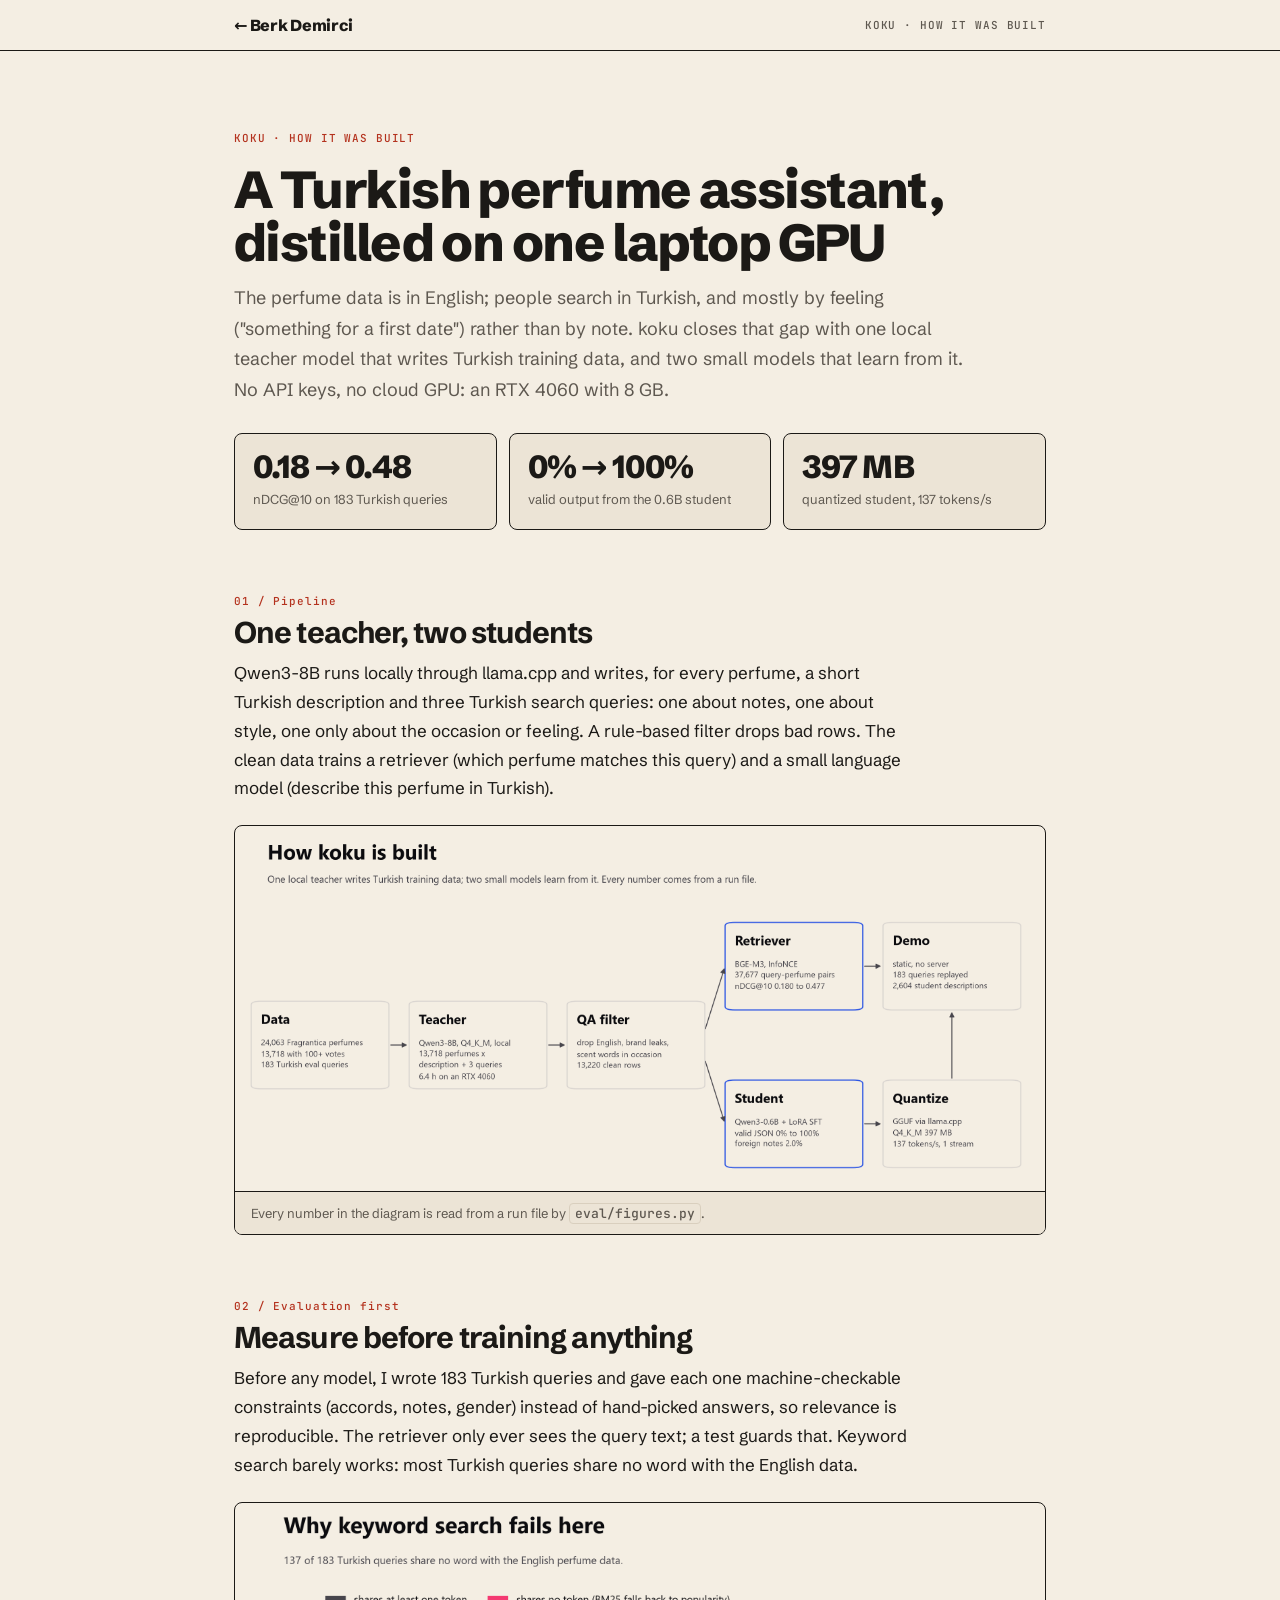
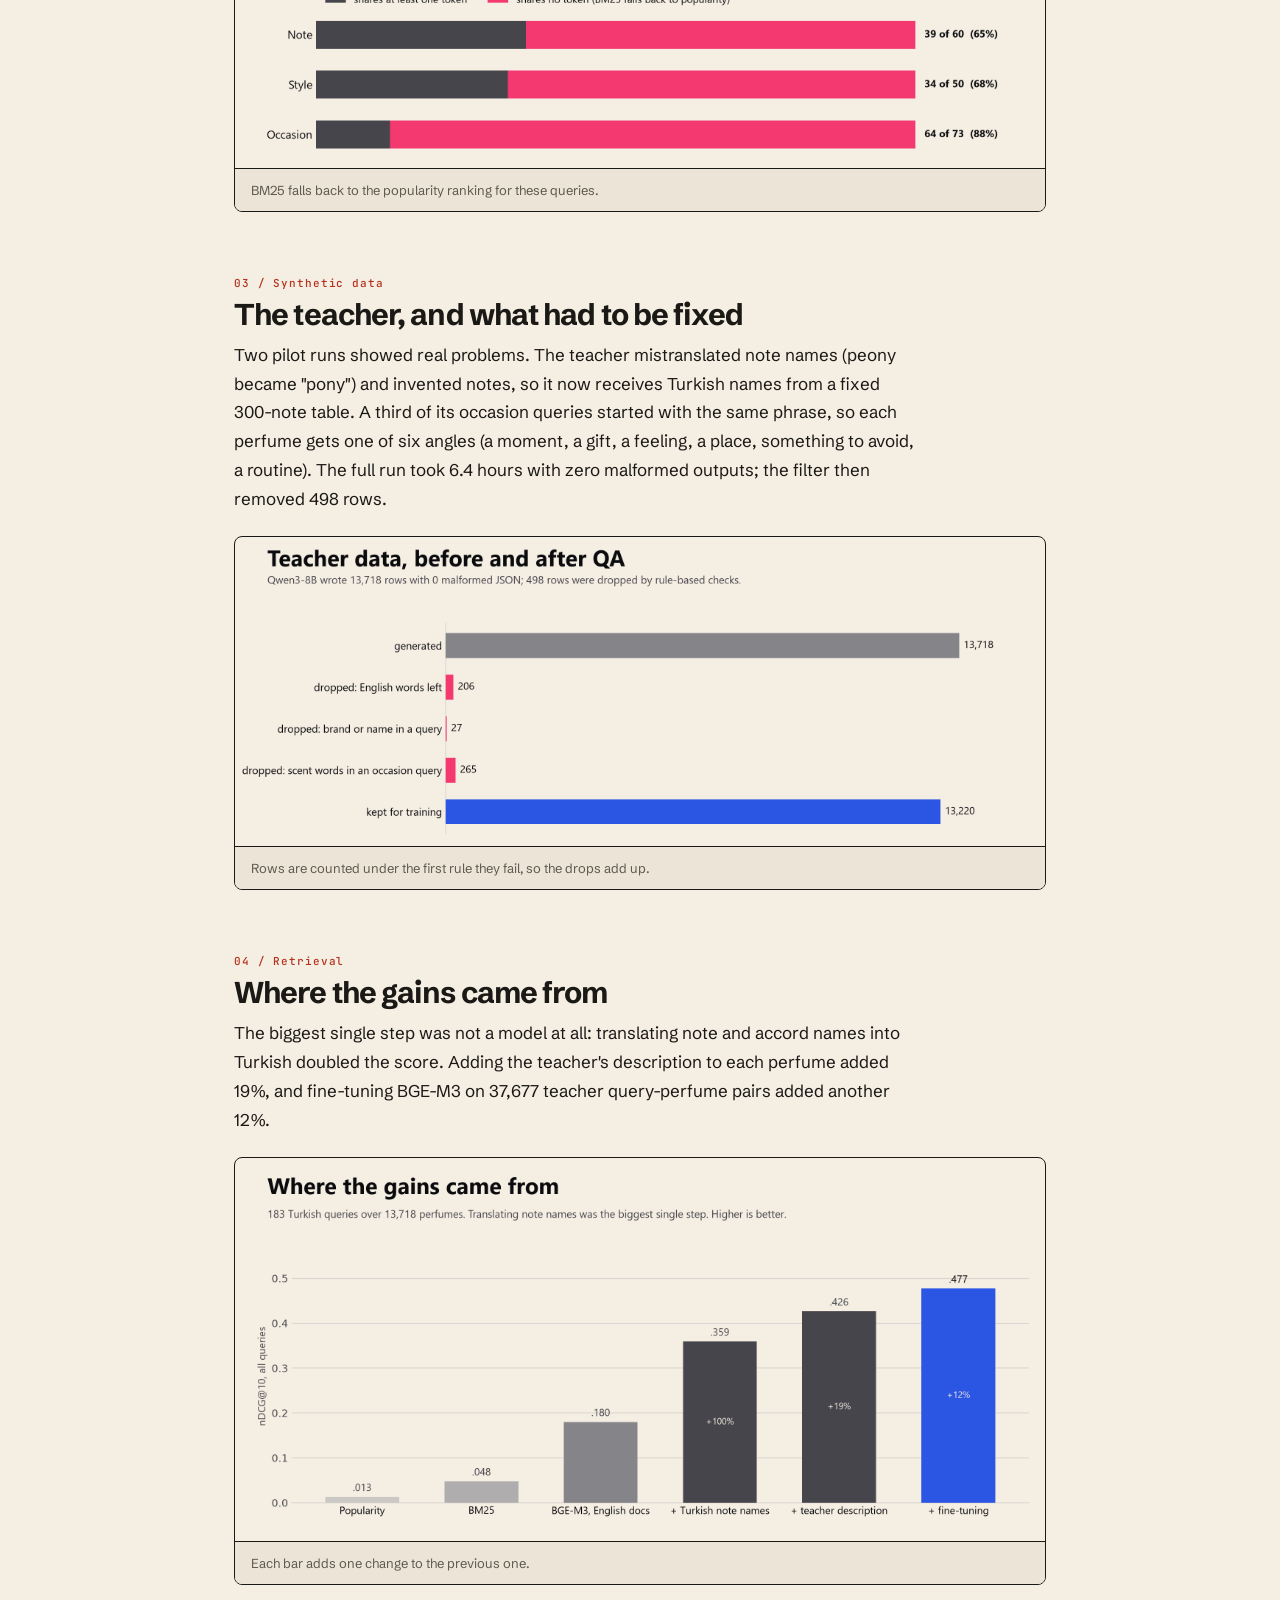
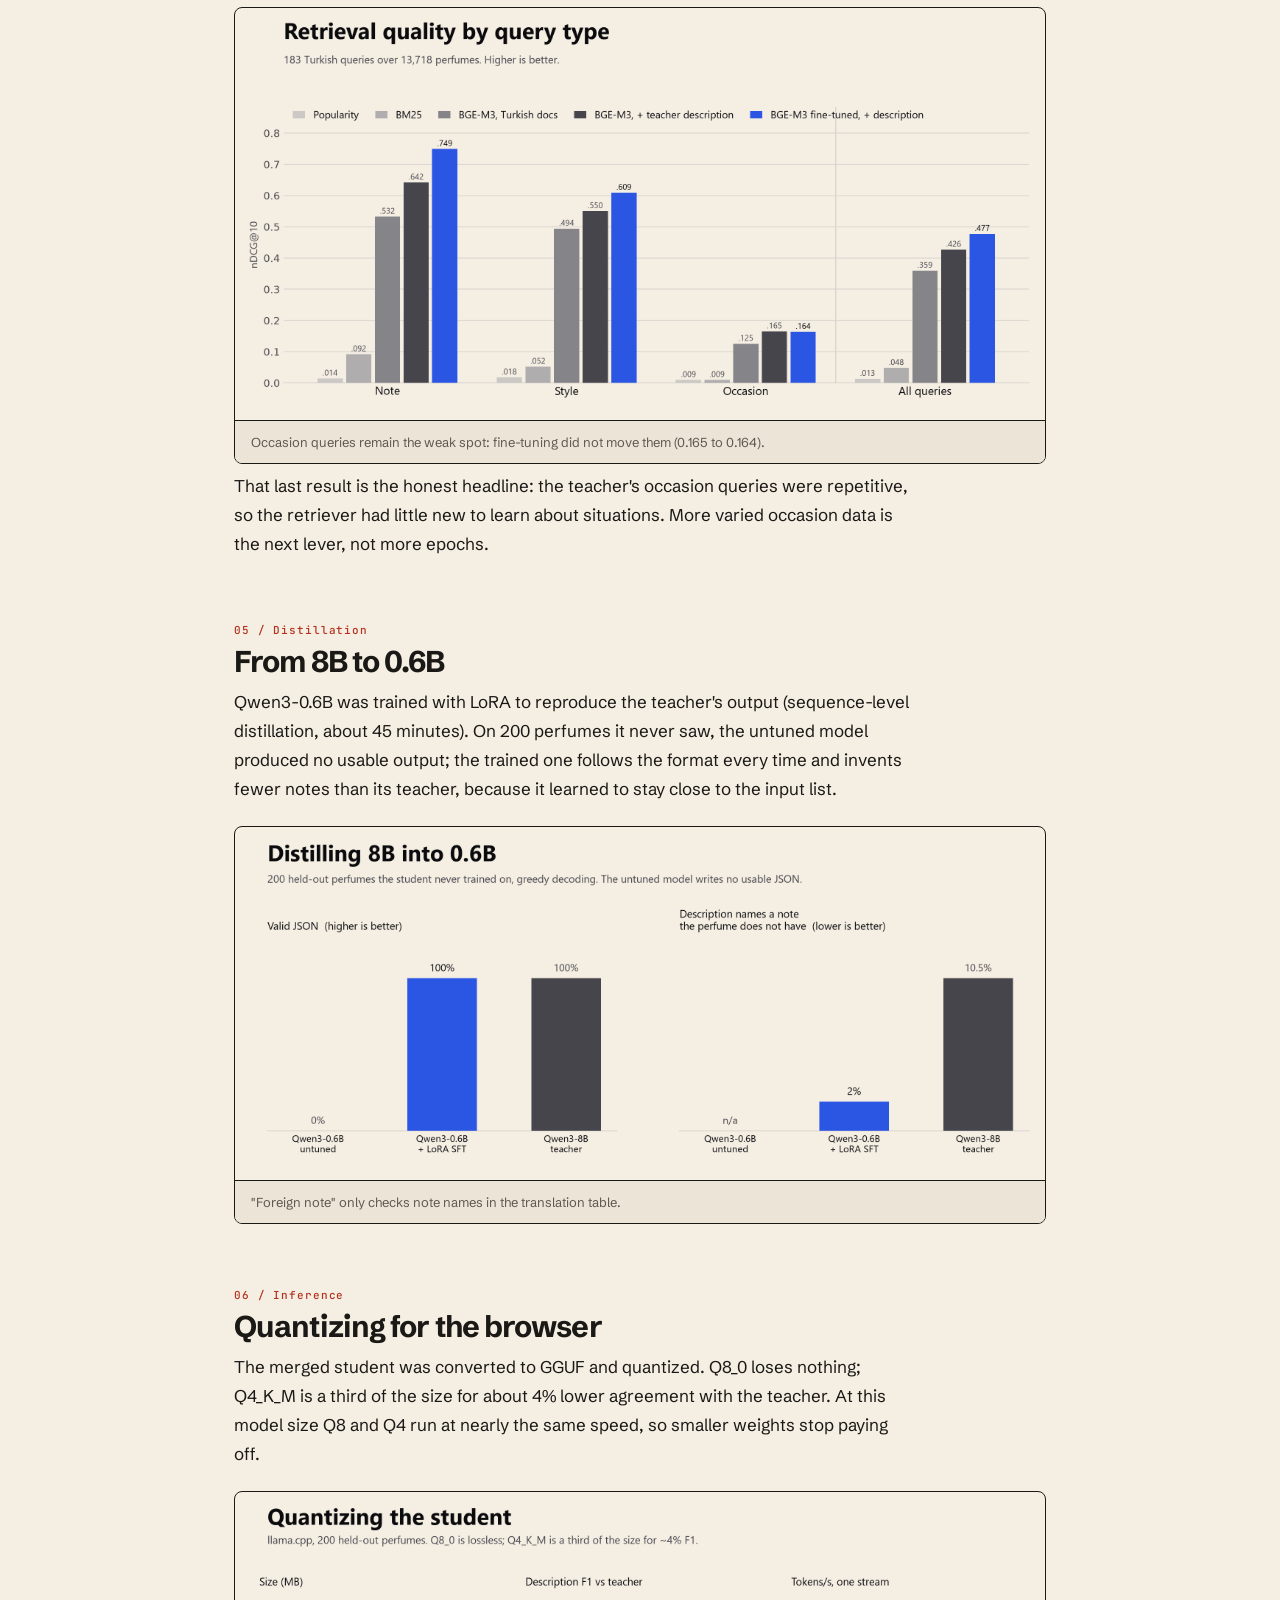
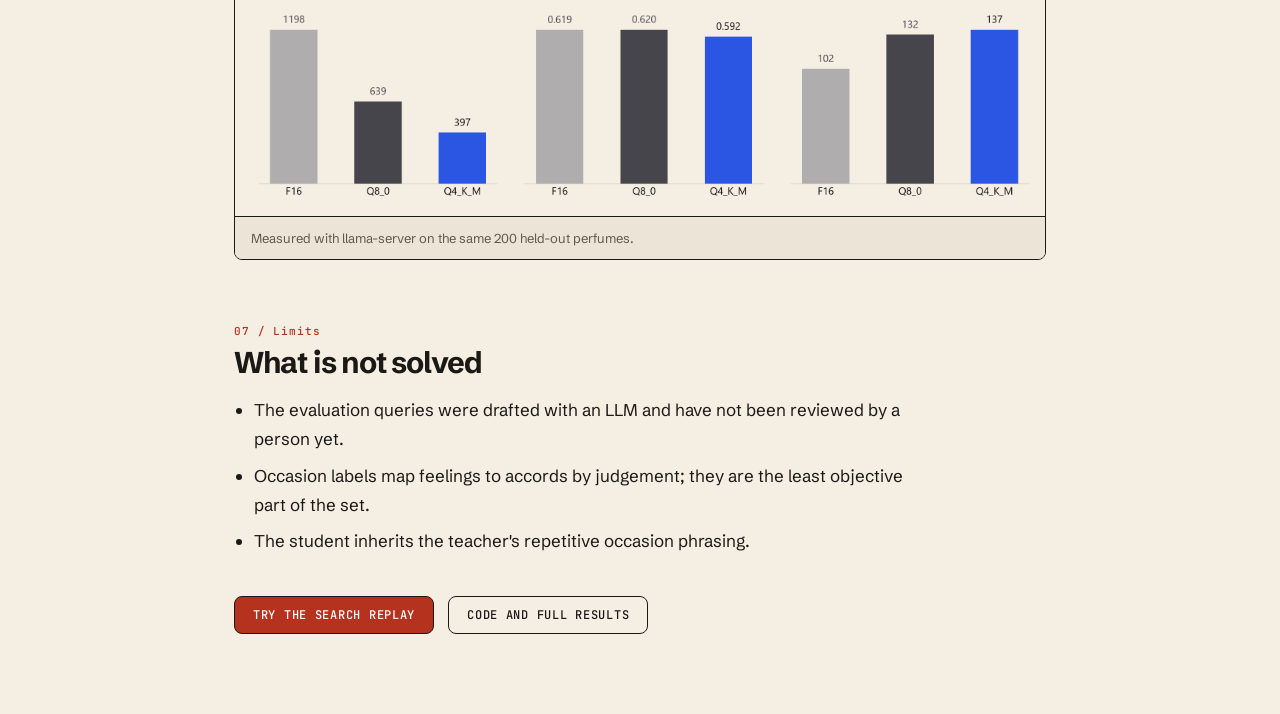
<file: demo/koku/pipeline.html>
<!DOCTYPE html>
<html lang="en">
<head>
<meta charset="utf-8">
<meta name="viewport" content="width=device-width, initial-scale=1">
<title>koku - How it was built - Berk Demirci</title>
<meta name="description" content="How koku was built: a local 8B teacher writes Turkish training data, a retriever and a 0.6B student learn from it. Every number from a run file.">
<meta name="theme-color" content="#F4EEE3">
<link rel="icon" href="/favicon.svg" type="image/svg+xml">
<link rel="icon" href="/favicon.ico" sizes="32x32">
<link rel="apple-touch-icon" href="/apple-touch-icon.png">
<link rel="stylesheet" href="../../assets/fonts.css">
<style>
  :root {
    --bg: #F4EEE3; --surface: #ECE4D6; --line: #D9CFBE; --fg: #1B1916; --muted: #5E5850; --accent: #B4321E; --lime: #F3C3B4; --pink: #E5432A;
    --sans: "Schibsted Grotesk", ui-sans-serif, system-ui, sans-serif;
    --display: "Schibsted Grotesk", ui-sans-serif, system-ui, sans-serif;
    --mono: "JetBrains Mono", ui-monospace, Consolas, monospace;
  }
  * { box-sizing: border-box; }
  body { margin: 0; background: var(--bg); color: var(--fg); font: 1.0625rem/1.7 var(--sans); }
  main { max-width: 860px; margin: 0 auto; padding: clamp(40px, 7vw, 80px) 24px; }
  a { color: var(--accent); }
  :focus-visible { outline: 2px solid var(--accent); outline-offset: 2px; }
  /* back bar */
  .backbar { position: sticky; top: 0; z-index: 100; background: var(--bg); border-bottom: 1px solid #1B1916; }
  .backbar-in { max-width: 860px; margin: 0 auto; padding: 0 24px; height: 50px; display: flex; align-items: center; justify-content: space-between; gap: 16px; }
  .backbar a { font: 800 1rem/1 var(--display); letter-spacing: -0.02em; color: #1B1916; text-decoration: none; padding: 6px 0; white-space: nowrap; }
  .backbar a:hover { color: #B4321E; }
  .backbar a:focus-visible { outline: 2px solid #B4321E; outline-offset: 4px; }
  .backbar span { font: 500 0.6875rem var(--mono); letter-spacing: 0.08em; text-transform: uppercase; color: #5E5850; text-align: right; min-width: 0; overflow: hidden; text-overflow: ellipsis; white-space: nowrap; }
  .label { font: 500 0.6875rem var(--mono); letter-spacing: 0.08em; text-transform: uppercase; color: var(--accent); margin: 0 0 18px; }
  h1 { font: 800 clamp(2.2rem, 6vw, 3.25rem)/1.02 var(--display); letter-spacing: -0.03em; margin: 0 0 14px; }
  h2 { font: 700 1.875rem/1.1 var(--display); letter-spacing: -0.03em; margin: 64px 0 10px; }
  h2 span { font: 500 0.6875rem var(--mono); letter-spacing: 0.08em; color: var(--accent); display: block; margin-bottom: 8px; }
  p { margin: 0 0 14px; max-width: 68ch; }
  .lede { color: var(--muted); font-size: 1.125rem; }
  figure { margin: 22px 0 8px; background: var(--bg); border: 1px solid var(--fg); border-radius: 8px; box-shadow: none; overflow: hidden; }
  figure img { display: block; width: 100%; height: auto; mix-blend-mode: multiply; }
  figcaption { font-size: 0.8125rem; color: var(--muted); padding: 10px 16px; border-top: 1px solid var(--fg); background: var(--surface); }
  .stats { display: grid; grid-template-columns: repeat(3, minmax(0, 1fr)); gap: 12px; margin: 28px 0 0; padding: 0; list-style: none; }
  .stats li { background: var(--surface); border: 1px solid var(--fg); border-radius: 8px; box-shadow: none; padding: 16px 18px; }
  .stats b { display: block; font: 800 2rem/1.05 var(--display); letter-spacing: -0.03em; }
  .stats span { font-size: 0.8125rem; color: var(--muted); }
  ul.plain { padding-left: 20px; max-width: 68ch; }
  ul.plain li { margin-bottom: 8px; }
  code { font: 500 0.8125rem var(--mono); background: var(--surface); border: 1px solid var(--line); border-radius: 4px; padding: 1px 5px; }
  .cta { display: flex; flex-wrap: wrap; gap: 14px; margin-top: 40px; }
  .cta a { font: 500 0.75rem var(--mono); letter-spacing: 0.06em; text-transform: uppercase; color: #fff; background: var(--accent); border: 1px solid var(--fg); border-radius: 8px; box-shadow: none; padding: 10px 18px; text-decoration: none; transition: transform .12s, box-shadow .12s; }
  .cta a + a { background: var(--bg); color: var(--fg); }
  .cta a:hover { transform: translate(2px, 2px); box-shadow: none; }
  @media (max-width: 640px) { .stats { grid-template-columns: 1fr; } }
</style>
</head>
<body>
<div class="backbar"><div class="backbar-in"><a href="../../work.html">&larr; Berk Demirci</a><span>koku &middot; how it was built</span></div></div>
<main>
  <p class="label">koku &middot; how it was built</p>
  <h1>A Turkish perfume assistant, distilled on one laptop GPU</h1>
  <p class="lede">The perfume data is in English; people search in Turkish, and mostly by feeling ("something for a first date") rather than by note. koku closes that gap with one local teacher model that writes Turkish training data, and two small models that learn from it. No API keys, no cloud GPU: an RTX 4060 with 8 GB.</p>
  <ul class="stats">
    <li><b>0.18 &rarr; 0.48</b><span>nDCG@10 on 183 Turkish queries</span></li>
    <li><b>0% &rarr; 100%</b><span>valid output from the 0.6B student</span></li>
    <li><b>397 MB</b><span>quantized student, 137 tokens/s</span></li>
  </ul>

  <h2><span>01 / Pipeline</span>One teacher, two students</h2>
  <p>Qwen3-8B runs locally through llama.cpp and writes, for every perfume, a short Turkish description and three Turkish search queries: one about notes, one about style, one only about the occasion or feeling. A rule-based filter drops bad rows. The clean data trains a retriever (which perfume matches this query) and a small language model (describe this perfume in Turkish).</p>
  <figure><img src="assets/pipeline.png" alt="Pipeline diagram: data, teacher, QA filter, then retriever and student in parallel, quantization, and the demo." loading="lazy" width="2400" height="1080"><figcaption>Every number in the diagram is read from a run file by <code>eval/figures.py</code>.</figcaption></figure>

  <h2><span>02 / Evaluation first</span>Measure before training anything</h2>
  <p>Before any model, I wrote 183 Turkish queries and gave each one machine-checkable constraints (accords, notes, gender) instead of hand-picked answers, so relevance is reproducible. The retriever only ever sees the query text; a test guards that. Keyword search barely works: most Turkish queries share no word with the English data.</p>
  <figure><img src="assets/vocab-gap.png" alt="Bar chart: most Turkish queries share no token with the English perfume data." loading="lazy" width="2200" height="720"><figcaption>BM25 falls back to the popularity ranking for these queries.</figcaption></figure>

  <h2><span>03 / Synthetic data</span>The teacher, and what had to be fixed</h2>
  <p>Two pilot runs showed real problems. The teacher mistranslated note names (peony became "pony") and invented notes, so it now receives Turkish names from a fixed 300-note table. A third of its occasion queries started with the same phrase, so each perfume gets one of six angles (a moment, a gift, a feeling, a place, something to avoid, a routine). The full run took 6.4 hours with zero malformed outputs; the filter then removed 498 rows.</p>
  <figure><img src="assets/teacher-qa.png" alt="Bar chart: 13,718 rows generated, 498 dropped by three rules, 13,220 kept." loading="lazy" width="2200" height="840"><figcaption>Rows are counted under the first rule they fail, so the drops add up.</figcaption></figure>

  <h2><span>04 / Retrieval</span>Where the gains came from</h2>
  <p>The biggest single step was not a model at all: translating note and accord names into Turkish doubled the score. Adding the teacher's description to each perfume added 19%, and fine-tuning BGE-M3 on 37,677 teacher query-perfume pairs added another 12%.</p>
  <figure><img src="assets/progression.png" alt="Bar chart of nDCG@10: popularity .013, BM25 .048, BGE-M3 .180, Turkish note names .359, teacher description .426, fine-tuning .477." loading="lazy" width="2200" height="1040"><figcaption>Each bar adds one change to the previous one.</figcaption></figure>
  <figure><img src="assets/results.png" alt="Grouped bar chart of nDCG@10 per query type: note, style, occasion, all." loading="lazy" width="2200" height="1120"><figcaption>Occasion queries remain the weak spot: fine-tuning did not move them (0.165 to 0.164).</figcaption></figure>
  <p>That last result is the honest headline: the teacher's occasion queries were repetitive, so the retriever had little new to learn about situations. More varied occasion data is the next lever, not more epochs.</p>

  <h2><span>05 / Distillation</span>From 8B to 0.6B</h2>
  <p>Qwen3-0.6B was trained with LoRA to reproduce the teacher's output (sequence-level distillation, about 45 minutes). On 200 perfumes it never saw, the untuned model produced no usable output; the trained one follows the format every time and invents fewer notes than its teacher, because it learned to stay close to the input list.</p>
  <figure><img src="assets/student.png" alt="Two bar charts: valid JSON 0% untuned, 100% after training, 100% teacher; foreign notes 2% student versus 10.5% teacher." loading="lazy" width="2200" height="960"><figcaption>"Foreign note" only checks note names in the translation table.</figcaption></figure>

  <h2><span>06 / Inference</span>Quantizing for the browser</h2>
  <p>The merged student was converted to GGUF and quantized. Q8_0 loses nothing; Q4_K_M is a third of the size for about 4% lower agreement with the teacher. At this model size Q8 and Q4 run at nearly the same speed, so smaller weights stop paying off.</p>
  <figure><img src="assets/quantization.png" alt="Three bar charts comparing F16, Q8_0 and Q4_K_M on size, F1 against the teacher, and tokens per second." loading="lazy" width="2200" height="880"><figcaption>Measured with llama-server on the same 200 held-out perfumes.</figcaption></figure>

  <h2><span>07 / Limits</span>What is not solved</h2>
  <ul class="plain">
    <li>The evaluation queries were drafted with an LLM and have not been reviewed by a person yet.</li>
    <li>Occasion labels map feelings to accords by judgement; they are the least objective part of the set.</li>
    <li>The student inherits the teacher's repetitive occasion phrasing.</li>
  </ul>

  <div class="cta">
    <a href="index.html">Try the search replay</a>
    <a href="https://github.com/demirciberk/koku">Code and full results</a>
  </div>
</main>
</body>
</html>
</file>
<file: assets/fonts.css>
@font-face { font-family: "Schibsted Grotesk"; src: url(fonts/SchibstedGrotesk-normal-latin.woff2) format("woff2"); font-weight: 400 900; font-style: normal; font-display: swap; }
@font-face { font-family: "Newsreader"; src: url(fonts/Newsreader-italic-latin.woff2) format("woff2"); font-weight: 300 500; font-style: italic; font-display: swap; }
@font-face { font-family: "JetBrains Mono"; src: url(fonts/JetBrainsMono-normal-latin.woff2) format("woff2"); font-weight: 400 500; font-style: normal; font-display: swap; }
</file>
<file: assets/site.css>
/* Two inks on paper. --red-ink is the print colour (fills, big type);
   --red is the darker text-safe version (5.3:1 on paper). */
:root {
  --paper: #F4EEE3;
  --ink: #1B1916;
  --muted: #5E5850;
  --rule: rgba(27, 25, 22, 0.16);
  --red-ink: #E5432A;
  --red: #B4321E;
  --sans: "Schibsted Grotesk", ui-sans-serif, system-ui, -apple-system, "Segoe UI", Roboto, Helvetica, Arial, sans-serif;
  --serif: "Newsreader", "Iowan Old Style", Georgia, serif;
  --mono: "JetBrains Mono", ui-monospace, SFMono-Regular, Menlo, Consolas, monospace;
  --wrap: 1360px;
  --gutter: clamp(20px, 4vw, 48px);
  --ease: cubic-bezier(0.16, 1, 0.3, 1);
  --rx: 0px;
  --ry: 0px;
}

*, *::before, *::after { box-sizing: border-box; }
html { -webkit-text-size-adjust: 100%; scroll-behavior: smooth; scroll-padding-top: 72px; }
body {
  margin: 0;
  background: var(--paper);
  color: var(--ink);
  font-family: var(--sans);
  font-size: 1.0625rem;
  line-height: 1.6;
  -webkit-font-smoothing: antialiased;
  text-rendering: optimizeLegibility;
  overflow-x: hidden;
}
/* paper grain over everything, never catches the pointer */
body::after {
  content: "";
  position: fixed;
  inset: 0;
  z-index: 100;
  pointer-events: none;
  opacity: 0.32;
  mix-blend-mode: multiply;
  background-image: url("data:image/svg+xml,%3Csvg xmlns='http://www.w3.org/2000/svg' width='220' height='220'%3E%3Cfilter id='n'%3E%3CfeTurbulence type='fractalNoise' baseFrequency='.85' numOctaves='2' stitchTiles='stitch'/%3E%3CfeColorMatrix values='0 0 0 0 .42 0 0 0 0 .36 0 0 0 0 .28 0 0 0 .55 0'/%3E%3C/filter%3E%3Crect width='100%25' height='100%25' filter='url(%23n)'/%3E%3C/svg%3E");
}

a { color: inherit; text-decoration-thickness: 1px; text-underline-offset: 0.18em; }
:focus-visible { outline: 2px solid var(--red-ink); outline-offset: 4px; }
::selection { background: var(--red-ink); color: var(--paper); }

.skip { position: absolute; left: -9999px; top: 0; z-index: 120; background: var(--ink); color: var(--paper); padding: 10px 14px; font-family: var(--mono); font-size: 0.75rem; }
.skip:focus { left: 12px; top: 12px; }

.wrap { width: 100%; max-width: var(--wrap); margin: 0 auto; padding: 0 var(--gutter); }

.mono {
  font-family: var(--mono);
  font-size: 0.75rem;
  font-weight: 400;
  letter-spacing: 0.04em;
  text-transform: uppercase;
}
.it { font-family: var(--serif); font-style: italic; font-weight: 400; letter-spacing: -0.01em; }

h1, h2, h3 { font-weight: 800; letter-spacing: -0.045em; line-height: 0.9; margin: 0; text-wrap: balance; }

/* ---------- nav ---------- */
header { position: fixed; inset: 0 0 auto; z-index: 50; transition: background-color 300ms, box-shadow 300ms; }
header.is-stuck { background: rgba(244, 238, 227, 0.88); backdrop-filter: blur(10px); -webkit-backdrop-filter: blur(10px); box-shadow: 0 1px 0 var(--rule); }
.nav { height: 64px; display: flex; align-items: center; justify-content: space-between; gap: 20px; }
.wordmark { font-weight: 800; font-size: 1.125rem; letter-spacing: -0.03em; text-decoration: none; white-space: nowrap; display: inline-flex; align-items: center; gap: 10px; }
.wordmark svg { color: var(--red-ink); }
.nav ul { display: flex; gap: clamp(14px, 2.6vw, 34px); list-style: none; margin: 0; padding: 0; }
.nav ul a { text-decoration: none; padding: 6px 0; position: relative; }
.nav ul a::after { content: ""; position: absolute; left: 0; right: 0; bottom: 0; height: 1px; background: currentColor; transform: scaleX(0); transform-origin: left; transition: transform 300ms var(--ease); }
.nav ul a:hover::after, .nav ul a[aria-current]::after { transform: scaleX(1); }
.nav ul a[aria-current] { color: var(--red); }

/* ---------- registration plumbing ----------
   Every plate is two stacked images: black ink and red ink, both multiplied
   onto the paper. Moving the red layer = printing out of register. */
.print { position: relative; isolation: isolate; overflow: hidden; background: var(--paper); }
.print img { display: block; width: 100%; height: auto; mix-blend-mode: multiply; }
.print .r {
  position: absolute;
  inset: 0;
  height: 100%;
  transform: translate3d(var(--rx), var(--ry), 0);
  transition: transform 900ms var(--ease), opacity 900ms var(--ease);
}
.print .k { transition: opacity 700ms var(--ease); }
.js .print:not(.is-in) .r { opacity: 0; transform: translate3d(34px, -22px, 0); }
.js .print:not(.is-in) .k { opacity: 0; }

.regmark { width: 22px; height: 22px; flex: none; }

/* ---------- hero ---------- */
.hero { position: relative; overflow-x: clip; padding-top: 84px; padding-bottom: clamp(48px, 6vw, 88px); min-height: 100svh; display: flex; flex-direction: column; }
.hero-top { display: flex; justify-content: space-between; align-items: center; gap: 16px; color: var(--muted); padding-bottom: 18px; border-bottom: 1px solid var(--ink); }
.hero-stage { position: relative; flex: 1; display: flex; flex-direction: column; justify-content: center; padding-top: clamp(28px, 4vw, 48px); }

.hero h1 {
  position: relative;
  z-index: 2;
  font-size: clamp(4.4rem, 13.6vw, 13.5rem);
  line-height: 0.8;
  letter-spacing: -0.065em;
  margin-left: -0.05em;
  /* red pass of the title, out of register with the black one */
  text-shadow: calc(var(--rx) * 0.6) calc(var(--ry) * 0.6) 0 var(--red-ink);
  transition: text-shadow 900ms var(--ease);
}
.hero h1 span { display: block; }
.hero h1 .l2 { padding-left: 0.62em; }

.hero-art {
  position: absolute;
  z-index: 1;
  right: calc(var(--gutter) * -1);
  bottom: -3vw;
  width: min(58vw, 900px);
  margin: 0;
  pointer-events: none;
}

.hero-foot {
  position: relative;
  z-index: 2;
  display: grid;
  gap: 22px;
  max-width: 34rem;
  margin-top: clamp(32px, 4vw, 56px);
}
.lede { margin: 0 0 22px; max-width: 46ch; color: var(--muted); }
.links { display: flex; flex-wrap: wrap; align-items: center; gap: 10px 26px; }

.arrow-link {
  display: inline-flex;
  align-items: center;
  gap: 8px;
  font-weight: 600;
  text-decoration: none;
  border-bottom: 1px solid var(--ink);
  padding: 4px 0 3px;
  transition: color 200ms, border-color 200ms, background-color 200ms;
}
.arrow-link svg { transition: transform 300ms var(--ease); }
.arrow-link:hover { color: var(--red); border-color: var(--red-ink); }
.arrow-link:hover svg { transform: translate(3px, -3px); }
.arrow-link--solid { background: var(--ink); color: var(--paper); border: 0; padding: 12px 20px; border-radius: 999px; }
.arrow-link--solid:hover { background: var(--red); color: var(--paper); }
.arrow-link--solid:active { transform: translateY(1px); }

/* ---------- highlights ---------- */
.facts { list-style: none; margin: 0; padding: 0; display: grid; grid-template-columns: repeat(2, minmax(0, 1fr)); border-top: 1px solid var(--ink); }
.facts li { padding: 22px 18px 26px 0; border-bottom: 1px solid var(--rule); }
.facts b { display: block; font-size: clamp(2.6rem, 5.4vw, 4.6rem); font-weight: 800; letter-spacing: -0.05em; line-height: 0.95; }
.facts b sup { font-size: 0.42em; vertical-align: 0.95em; margin-left: 0.04em; color: var(--red-ink); }
.facts span { display: block; margin-top: 8px; color: var(--muted); font-size: 1.05rem; line-height: 1.3; }

/* ---------- section heads ---------- */
.sect { padding-block: clamp(72px, 9vw, 136px); }
.head { display: grid; grid-template-columns: minmax(0, 1fr); gap: 18px; margin-bottom: clamp(48px, 7vw, 104px); }
.head .mono { margin: 0; color: var(--red); display: flex; align-items: center; gap: 12px; }
.head .mono::after { content: ""; flex: 1; height: 1px; background: var(--rule); }
.head h2 { font-size: clamp(2.6rem, 6vw, 5.8rem); }
.head h2 .it { font-weight: 400; letter-spacing: -0.03em; }
.head p:not(.mono) { margin: 0; color: var(--muted); max-width: 52ch; }

/* ---------- plates (projects) ---------- */
.plate { display: grid; grid-template-columns: minmax(0, 1fr); gap: 28px; scroll-margin-top: 88px; }
.plate + .plate { margin-top: clamp(88px, 12vw, 176px); }

.art { position: relative; margin: 0; }
.art > a { display: block; position: relative; padding: 16px; }
/* crop marks in the four corners of the sheet */
.art > a::before {
  content: "";
  position: absolute;
  inset: 0;
  z-index: 2;
  pointer-events: none;
  --c: var(--ink);
  background:
    linear-gradient(var(--c), var(--c)) 0 0 / 12px 1px, linear-gradient(var(--c), var(--c)) 0 0 / 1px 12px,
    linear-gradient(var(--c), var(--c)) 100% 0 / 12px 1px, linear-gradient(var(--c), var(--c)) 100% 0 / 1px 12px,
    linear-gradient(var(--c), var(--c)) 0 100% / 12px 1px, linear-gradient(var(--c), var(--c)) 0 100% / 1px 12px,
    linear-gradient(var(--c), var(--c)) 100% 100% / 12px 1px, linear-gradient(var(--c), var(--c)) 100% 100% / 1px 12px;
  background-repeat: no-repeat;
  opacity: 0.55;
}
.art .print { transition: transform 600ms var(--ease); }
.art > a:hover .print { --rx: 7px; --ry: -5px; }

.shot {
  position: absolute;
  z-index: 3;
  width: 34%;
  bottom: 6%;
  right: 2%;
  margin: 0;
  background: var(--paper);
  padding: 6px;
  box-shadow: 0 1px 0 var(--rule), 0 18px 40px -18px rgba(60, 40, 20, 0.45);
  transform: rotate(2.2deg);
  transition: transform 600ms var(--ease);
}
.shot img { display: block; width: 100%; height: auto; aspect-ratio: 16 / 10; object-fit: cover; }
.art:hover .shot { transform: rotate(0deg) translateY(-6px); }
.plate--flip .shot { right: auto; left: 2%; transform: rotate(-2deg); }


.plate-text { align-self: center; }
.plate-text > .mono { color: var(--red); margin: 0 0 18px; }
.plate h3 { font-size: clamp(2.8rem, 6.2vw, 5.6rem); margin-bottom: 14px; }
.plate-text > p:not([class]) { margin: 0 0 22px; max-width: 50ch; color: var(--muted); }
.metric { display: flex; align-items: baseline; gap: 14px; flex-wrap: wrap; margin: 0 0 22px; padding: 14px 0; border-block: 1px solid var(--rule); }
.metric .mono { margin: 0; color: var(--muted); }
.metric b { font-size: clamp(2rem, 3.6vw, 3rem); font-weight: 800; letter-spacing: -0.05em; line-height: 1; }
.metric b em { font-style: normal; color: var(--red-ink); }
.tags { list-style: none; margin: 0 0 26px; padding: 0; display: flex; flex-wrap: wrap; gap: 4px 0; color: var(--muted); }
.tags li + li::before { content: "/"; margin: 0 10px; color: var(--rule); }

/* more: hairline index */
.more { margin-top: clamp(104px, 13vw, 192px); }
.more > .mono { color: var(--red); margin: 0 0 18px; }
.index { list-style: none; margin: 0; padding: 0; border-top: 1px solid var(--ink); }
.index a {
  display: grid;
  grid-template-columns: minmax(0, 1fr) auto;
  gap: 6px 24px;
  padding: 24px 0;
  border-bottom: 1px solid var(--rule);
  text-decoration: none;
}
.index h3 { font-size: clamp(1.6rem, 3vw, 2.4rem); letter-spacing: -0.04em; transition: color 250ms, transform 450ms var(--ease); }
.index p { grid-column: 1; margin: 0; color: var(--muted); max-width: 64ch; }
.index .tags { grid-column: 1; margin: 4px 0 0; }
.index .go { grid-column: 2; grid-row: 1 / span 3; align-self: center; display: inline-flex; align-items: center; gap: 8px; color: var(--muted); transition: color 250ms; }
.index .go svg { transition: transform 300ms var(--ease); }
.index a:hover h3 { color: var(--red); transform: translateX(8px); }
.index a:hover .go { color: var(--red); }
.index a:hover .go svg { transform: translate(3px, -3px); }

/* ---------- experience ---------- */
.jobs { list-style: none; margin: 0; padding: 0; border-top: 1px solid var(--ink); }
.job { display: grid; grid-template-columns: minmax(0, 1fr); gap: 6px; padding: 28px 0 30px; border-bottom: 1px solid var(--rule); }
.job .date { margin: 0; color: var(--muted); }
.job h3 { font-size: clamp(2.1rem, 4.6vw, 3.8rem); letter-spacing: -0.05em; display: flex; flex-wrap: wrap; align-items: baseline; gap: 6px 16px; }
.job h3 a { text-decoration: none; background: linear-gradient(var(--red-ink), var(--red-ink)) 0 92% / 0 0.08em no-repeat; transition: background-size 400ms var(--ease); }
.job h3 a:hover { background-size: 100% 0.08em; }
.stamp { font-family: var(--mono); font-size: 0.75rem; letter-spacing: 0.04em; text-transform: uppercase; font-weight: 500; color: var(--paper); background: var(--red); padding: 5px 10px 4px; border-radius: 999px; transform: translateY(-0.5em); white-space: nowrap; }
.role { margin: 0 0 4px; font-size: 1.4rem; line-height: 1.2; }
.job-desc { margin: 0; color: var(--muted); max-width: 58ch; }
.also { display: grid; grid-template-columns: minmax(0, 1fr); gap: 10px; padding-top: 28px; }
.also .mono { color: var(--red); }
.also p { margin: 0; max-width: 68ch; }

/* ---------- about ---------- */
.about-grid { display: grid; grid-template-columns: minmax(0, 1fr); gap: clamp(40px, 6vw, 96px); align-items: start; }
.about-copy p { margin: 0 0 20px; max-width: 58ch; }
.about-copy p:first-child { font-size: clamp(1.35rem, 2.1vw, 1.75rem); line-height: 1.3; letter-spacing: -0.02em; font-weight: 500; }
.skills { margin: 40px 0 0; border-top: 1px solid var(--ink); }
.skills > div { display: grid; grid-template-columns: minmax(0, 1fr); gap: 4px; padding: 16px 0; border-bottom: 1px solid var(--rule); }
.skills dt { color: var(--red); }
.skills dd { margin: 0; }

/* ---------- contact ---------- */
.contact { position: relative; overflow: hidden; padding-bottom: clamp(48px, 6vw, 80px); }
.contact .wrap { position: relative; }
.contact .wrap > div { position: relative; z-index: 1; }
.contact-art { width: min(560px, 80%); margin: -4% 0 -4% auto; }
@media (min-width: 980px) {
  .contact-art { position: absolute; z-index: 0; top: -3%; right: var(--gutter); width: min(520px, 40%); margin: 0; }
  .contact .head p:not(.mono) { margin-top: 240px; }
}
.contact .mail {
  display: inline-block;
  font-size: clamp(1.5rem, 5.6vw, 5.4rem);
  font-weight: 800;
  letter-spacing: -0.06em;
  line-height: 0.95;
  text-decoration: none;
  margin: 0 0 40px;
  text-shadow: 0 0 0 var(--red-ink);
  transition: text-shadow 500ms var(--ease);
}
.contact .mail:hover { text-shadow: 6px -4px 0 var(--red-ink); }

/* ---------- footer / colophon ---------- */
footer { border-top: 1px solid var(--ink); }
.foot { display: grid; grid-template-columns: minmax(0, 1fr); gap: 14px; padding-block: 28px 40px; color: var(--muted); }
.foot p { margin: 0; display: flex; align-items: center; gap: 12px; }

/* ---------- reveal ---------- */
[data-reveal] { transition: opacity 0.8s var(--ease), transform 0.8s var(--ease); }
.js [data-reveal]:not(.is-in) { opacity: 0; transform: translateY(18px); }

/* ---------- responsive ---------- */
@media (min-width: 720px) {
  .facts { grid-template-columns: repeat(4, minmax(0, 1fr)); }
  .facts li + li { padding-left: 18px; border-left: 1px solid var(--rule); }
  .job { grid-template-columns: 10rem minmax(0, 1.1fr) minmax(0, 1.3fr); column-gap: 32px; align-items: baseline; }
  .also { grid-template-columns: 10rem minmax(0, 1fr); column-gap: 32px; }
  .skills > div { grid-template-columns: 10rem minmax(0, 1fr); column-gap: 24px; }
  .foot { grid-template-columns: 1fr auto; }
  .head { grid-template-columns: minmax(0, 1.3fr) minmax(0, 1fr); align-items: end; column-gap: 48px; }
  .head .mono { grid-column: 1 / -1; }
}
@media (min-width: 980px) {
  .plate { grid-template-columns: minmax(0, 1.45fr) minmax(0, 1fr); gap: clamp(40px, 5vw, 80px); }
  .plate--flip { grid-template-columns: minmax(0, 1fr) minmax(0, 1.45fr); }
  .plate--flip .art { order: 2; }
  .about-grid { grid-template-columns: minmax(0, 1.3fr) minmax(0, 1fr); }
  .about-art { position: sticky; top: 96px; }
}
@media (max-width: 979px) {
  .hero-art { position: relative; right: auto; bottom: auto; width: calc(100% + var(--gutter)); margin: -4% calc(var(--gutter) * -1) 0 auto; }
  .hero h1 .l2 { padding-left: 0.3em; }
}
@media (max-width: 640px) {
  .nav ul { gap: 14px; }
  .nav .opt, .hero-top .opt, .shot { display: none; }
}
@media (prefers-reduced-motion: reduce) {
  html { scroll-behavior: auto; }
  *, *::before, *::after { transition: none !important; }
  .js [data-reveal]:not(.is-in), .js .print:not(.is-in) .r, .js .print:not(.is-in) .k { opacity: 1; transform: none; }
}
/* ---------- multi-page ---------- */
.page { padding-top: clamp(104px, 10vw, 136px); }
.page .head { margin-bottom: clamp(40px, 5vw, 72px); }
.page .head h2 { font-size: clamp(2.4rem, 5vw, 4.6rem); }

/* home: selected work, four plates on one screen */
.sel { list-style: none; margin: 0; padding: 0; display: grid; grid-template-columns: minmax(0, 1fr); gap: 40px 32px; }
.sel .art > a { padding: 12px; }
.sel h3 { font-size: clamp(1.5rem, 2vw, 2rem); letter-spacing: -0.045em; margin: 14px 0 8px; padding: 0 12px; }
.sel .tags { margin: 0; padding: 0 12px; }
.sel h3 a { text-decoration: none; }
.sel h3 a:hover { color: var(--red); }
.sect-tail { margin-top: clamp(40px, 5vw, 64px); }

/* next-page strip */
.next a { border-top: 1px solid var(--ink); display: flex; justify-content: space-between; align-items: center; gap: 24px; padding-block: clamp(36px, 5vw, 64px); text-decoration: none; }
.next .mono { color: var(--muted); }
.next b { display: block; font-size: clamp(2.6rem, 7vw, 6.4rem); font-weight: 800; letter-spacing: -0.06em; line-height: 0.9; transition: color 250ms, transform 450ms var(--ease); }
.next svg { width: clamp(28px, 4vw, 56px); height: auto; flex: none; transition: transform 450ms var(--ease); }
.next a:hover b { color: var(--red); transform: translateX(10px); }
.next a:hover svg { transform: translate(6px, -6px); color: var(--red-ink); }

@media (min-width: 720px) { .sel { grid-template-columns: repeat(2, minmax(0, 1fr)); } }
@media (min-width: 1180px) { .sel { grid-template-columns: repeat(4, minmax(0, 1fr)); } }
</file>
